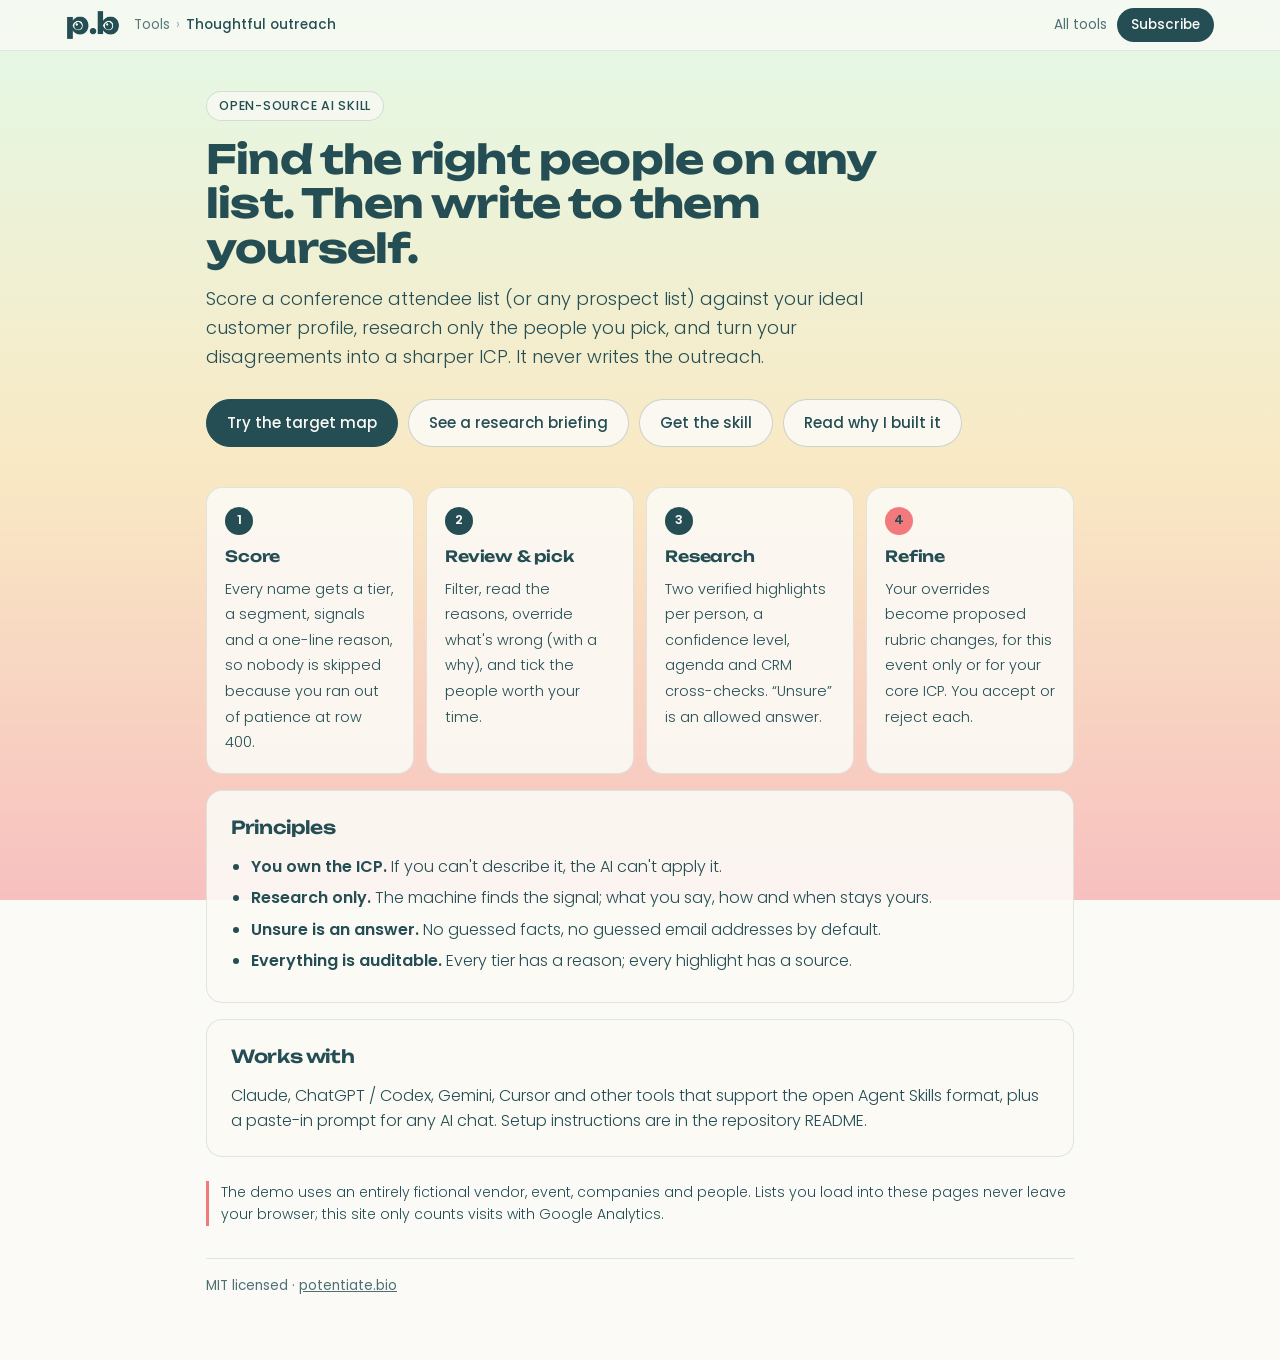
<file: docs/index.html>
<!doctype html>
<html lang="en" data-theme="light">
<head>
<!-- Google Tag Manager -->
<script>(function(w,d,s,l,i){w[l]=w[l]||[];w[l].push({'gtm.start':
new Date().getTime(),event:'gtm.js'});var f=d.getElementsByTagName(s)[0],
j=d.createElement(s),dl=l!='dataLayer'?'&l='+l:'';j.async=true;j.src=
'https://www.googletagmanager.com/gtm.js?id='+i+dl;f.parentNode.insertBefore(j,f);
})(window,document,'script','dataLayer','GTM-5L6TGJMX');</script>
<!-- End Google Tag Manager -->

<meta charset="utf-8">
<meta name="viewport" content="width=device-width, initial-scale=1">
<title>Thoughtful Outreach</title>
<meta name="description" content="An open-source AI skill that scores attendee and prospect lists against your ideal customer profile, researches the people worth meeting, and learns from your overrides. Research only: you write the outreach.">
<style>
*{box-sizing:border-box}body{margin:0;line-height:1.6;font-size:16px}
.w{max-width:900px;margin:0 auto;padding:40px 16px 64px}
.eyebrow{display:inline-block;font-size:12.5px;font-weight:500;letter-spacing:.06em;text-transform:uppercase;background:rgba(251,250,246,.7);border:1px solid rgba(36,78,84,.16);border-radius:999px;padding:4px 12px;margin-bottom:16px}
h1{font-size:clamp(28px,4.4vw,40px);line-height:1.12;letter-spacing:-.03em;font-weight:700;margin:0 0 14px;max-width:760px}
.lede{font-size:18px;font-weight:300;max-width:660px;margin:0 0 28px}
.cta{display:flex;gap:10px;flex-wrap:wrap;margin-bottom:40px}
.cta a{text-decoration:none;border:1px solid rgba(36,78,84,.22);background:rgba(251,250,246,.88);color:#244E54;padding:11px 20px;border-radius:999px;font-weight:500;font-size:15px}
.cta a:hover{background:#FBFAF6;border-color:#244E54}
.cta a.p{background:#244E54;color:#FBFAF6;border-color:#244E54}
.cta a.p:hover{background:#1b3d42}
.steps{display:grid;grid-template-columns:repeat(auto-fit,minmax(190px,1fr));gap:12px;margin:0 0 16px;padding:0;list-style:none;counter-reset:s}
.steps li{background:rgba(251,250,246,.9);border:1px solid rgba(36,78,84,.12);border-radius:16px;padding:18px;counter-increment:s}
.steps li::before{content:counter(s);display:inline-grid;place-items:center;width:28px;height:28px;border-radius:50%;background:#244E54;color:#FBFAF6;font-size:13px;font-weight:600;margin-bottom:10px}
.steps li.r::before{background:#F27A7D;color:#244E54}
.steps b{display:block;margin-bottom:6px;font-family:"Unbounded","Poppins",sans-serif;font-weight:600;font-size:15.5px;letter-spacing:-.01em}.steps span{font-size:14.5px;font-weight:300}
.panel{background:rgba(251,250,246,.9);border:1px solid rgba(36,78,84,.12);border-radius:16px;padding:22px 24px;margin-bottom:16px}
h2{font-size:18px;font-weight:600;margin:0 0 12px}
ul.pr{padding-left:20px;margin:0}ul.pr li{margin:6px 0;font-weight:300}ul.pr b{font-weight:600}
.p2{margin:0;font-weight:300}
.note{font-size:14px;font-weight:300;margin:24px 0 32px;padding-left:12px;border-left:3px solid #F27A7D}
footer{font-size:13.5px;opacity:.8;border-top:1px solid rgba(36,78,84,.16);padding-top:16px}
footer a{color:inherit}
</style>
<link rel="icon" type="image/png" sizes="32x32" href="assets/pb-icon-32.png">
<link rel="apple-touch-icon" href="assets/pb-icon-180.png">
<meta property="og:image" content="https://tools.potentiate.bio/thoughtful-outreach/assets/pb-icon-512.png">
<link rel="preconnect" href="https://fonts.googleapis.com"><link rel="preconnect" href="https://fonts.gstatic.com" crossorigin>
<link href="https://fonts.googleapis.com/css2?family=Poppins:wght@300;400;500;600&family=Unbounded:wght@600;700;800&display=swap" rel="stylesheet">
<style>
/* potentiate.bio look for the hosted demo pages only (tools.potentiate.bio).
   Mint → butter → coral soft wash, deep-teal ink, warm-white surfaces, Poppins. */
:root,:root[data-theme="dark"],:root[data-theme="light"]{
  --pb-ink:#244E54; --pb-coral:#F27A7D; --pb-butter:#F7D486; --pb-mint:#C5F9D7; --pb-white:#FBFAF6;
  --bg:transparent; --panel:rgba(251,250,246,.94); --panel2:#F3F1E8; --ink:#244E54; --ink2:#4E6F73; --ink3:#7F9497;
  --line:rgba(36,78,84,.16); --line2:rgba(36,78,84,.09); --sel:#244E54; --focus:#244E54;
  --a:#0f7a5a; --a-bg:#e1f4ea; --b:#8a5e08; --b-bg:#faefd2; --c:#2a5fa8; --c-bg:#e5eefa; --x:#6f6f68; --x-bg:#ecebe5;
  --spot:#8b2f7a; --spot-bg:#f8e8f5; --deal:#a83232; --deal-bg:#fbe6e4; --warn:#8a5a00; --warn-bg:#fdf1d6; --ov:#5b3fc4; --ov-bg:#eeeafc;
  color-scheme:light;
}
html{background:var(--pb-white)}
body{
  font-family:"Poppins",-apple-system,BlinkMacSystemFont,"Segoe UI",Roboto,Arial,sans-serif !important;
  color:var(--pb-ink);
  background:
    linear-gradient(180deg,rgba(251,250,246,.55),rgba(251,250,246,.55)),
    linear-gradient(180deg,var(--pb-mint) 0%,var(--pb-butter) 52%,var(--pb-coral) 100%) fixed !important;
  min-height:100vh;
}
button,input,select,textarea{font-family:inherit}
#bTheme{display:none !important}                 /* the brand is a light look */
.bar{background:rgba(251,250,246,.78) !important;backdrop-filter:blur(10px);-webkit-backdrop-filter:blur(10px);border-bottom-color:var(--line) !important}
.btn.primary,.chip[aria-pressed="true"]:not([class*=" t"]){background:var(--pb-ink) !important;border-color:var(--pb-ink) !important;color:var(--pb-white) !important}
.btn,.chip,select,.search,.event input{border-radius:999px}
.btn.primary{font-weight:500}
.card,.stat,.empty{box-shadow:0 1px 2px rgba(36,78,84,.06)}
footer{border-top-color:var(--line) !important}

/* ---- site header ---- */
.pb-head{position:sticky;top:0;z-index:20;background:rgba(251,250,246,.72);backdrop-filter:blur(12px);-webkit-backdrop-filter:blur(12px);border-bottom:1px solid rgba(36,78,84,.10)}
.pb-head .pb-in{max-width:1180px;margin:0 auto;padding:8px 16px;display:flex;gap:14px;align-items:center}
.pb-head a{color:var(--pb-ink);text-decoration:none}
.pb-logo{display:flex;align-items:center;flex:none}
.pb-logo img{height:30px;width:auto;display:block}
.pb-crumbs{display:flex;align-items:center;gap:6px;font-size:13.5px;min-width:0;overflow:hidden;white-space:nowrap}
.pb-crumbs a{opacity:.75}.pb-crumbs a:hover{opacity:1;text-decoration:underline}
.pb-crumbs span[aria-current]{font-weight:500;overflow:hidden;text-overflow:ellipsis}
.pb-crumbs .sep{opacity:.4}
.pb-right{margin-left:auto;display:flex;gap:10px;align-items:center;flex:none}
.pb-right .pb-link{font-size:13.5px;opacity:.8}.pb-right .pb-link:hover{opacity:1}
.pb-sub{background:var(--pb-ink);color:var(--pb-white) !important;padding:6px 14px;border-radius:999px;font-size:13.5px;font-weight:500}
.pb-sub:hover{background:#1b3d42}
.pb-back{max-width:1180px;margin:14px auto 0;padding:0 16px}
.pb-back a{display:inline-flex;align-items:center;gap:6px;color:var(--pb-ink);text-decoration:none;font-size:14px;font-weight:500;
  background:rgba(251,250,246,.85);border:1px solid rgba(36,78,84,.16);border-radius:999px;padding:6px 14px 6px 10px}
.pb-back a:hover{background:var(--pb-white);border-color:rgba(36,78,84,.35)}
.pb-back svg{width:16px;height:16px}
@media (max-width:640px){.pb-crumbs .pb-mid,.pb-crumbs .sep.pb-mid,.pb-right .pb-link{display:none}.pb-logo img{height:26px}}
.bar{top:47px !important}                         /* sit below the sticky site header */
@media (max-width:640px){.pb-head{position:static}}
.toast{color:var(--pb-white) !important;background:var(--pb-ink) !important}

/* Headings: Unbounded (brand display face); body, labels and buttons stay Poppins */
h1,h2,h3{font-family:"Unbounded","Poppins",-apple-system,BlinkMacSystemFont,"Segoe UI",Roboto,Arial,sans-serif !important;letter-spacing:-.02em;font-weight:700}
h2,h3{font-weight:600}
</style>
</head>
<body>
<!-- Google Tag Manager (noscript) -->
<noscript><iframe src="https://www.googletagmanager.com/ns.html?id=GTM-5L6TGJMX" height="0" width="0" style="display:none;visibility:hidden"></iframe></noscript>
<!-- End Google Tag Manager (noscript) -->
<header class="pb-head" data-track-area="nav"><div class="pb-in">
  <a class="pb-logo" href="https://potentiate.bio" aria-label="potentiate.bio home" data-track="nav_click" data-track-name="logo"><img src="assets/pb-mark.png" alt="p.b" width="54" height="30"></a>
  <nav class="pb-crumbs" aria-label="Breadcrumb"><a href="https://tools.potentiate.bio/" data-track="nav_click" data-track-name="tools_home">Tools</a><span class="sep" aria-hidden="true">›</span><span aria-current="page">Thoughtful outreach</span></nav>
  <div class="pb-right"><a class="pb-link" href="https://tools.potentiate.bio/" data-track="nav_click" data-track-name="all_tools">All tools</a><a class="pb-sub" href="https://potentiate.beehiiv.com/subscribe?utm_source=tools.potentiate.bio&utm_medium=website&utm_campaign=subscribe_button" data-track="subscribe_click" data-track-name="subscribe">Subscribe</a></div>
</div></header>
<script>
(function(){
  window.dataLayer = window.dataLayer || [];
  var page = (location.pathname.split("/").pop() || "index.html").replace(".html","");
  document.addEventListener("click", function(e){
    var el = e.target.closest && e.target.closest("[data-track]"); if(!el) return;
    var area = el.closest("[data-track-area]");
    window.dataLayer.push({event: el.getAttribute("data-track"),
      click_name: el.getAttribute("data-track-name") || "",
      click_location: area ? area.getAttribute("data-track-area") : page,
      link_text: (el.textContent || "").trim().slice(0,80), link_url: el.href || ""});
  }, true);
})();
</script>

<main class="w">
  <span class="eyebrow">Open-source AI skill</span>
  <h1>Find the right people on any list. Then write to them yourself.</h1>
  <p class="lede">Score a conference attendee list (or any prospect list) against your ideal customer profile, research only the people you pick, and turn your disagreements into a sharper ICP. It never writes the outreach.</p>
  <div class="cta">
    <a class="p" href="target-map.html" data-track="cta_click" data-track-name="try_target_map">Try the target map</a>
    <a href="briefing.html" data-track="cta_click" data-track-name="see_briefing">See a research briefing</a>
    <a href="https://github.com/potentiate-bio/thoughtful-outreach" data-track="cta_click" data-track-name="get_skill">Get the skill</a>
    <a href="https://potentiate.beehiiv.com/p/thoughtful-outreach?utm_source=tools.potentiate.bio&amp;utm_medium=website&amp;utm_campaign=thoughtful_outreach" data-track="cta_click" data-track-name="read_story">Read why I built it</a>
  </div>

  <ol class="steps">
    <li><b>Score</b><span>Every name gets a tier, a segment, signals and a one-line reason, so nobody is skipped because you ran out of patience at row 400.</span></li>
    <li><b>Review &amp; pick</b><span>Filter, read the reasons, override what's wrong (with a why), and tick the people worth your time.</span></li>
    <li><b>Research</b><span>Two verified highlights per person, a confidence level, agenda and CRM cross-checks. “Unsure” is an allowed answer.</span></li>
    <li class="r"><b>Refine</b><span>Your overrides become proposed rubric changes, for this event only or for your core ICP. You accept or reject each.</span></li>
  </ol>

  <section class="panel">
    <h2>Principles</h2>
    <ul class="pr">
      <li><b>You own the ICP.</b> If you can't describe it, the AI can't apply it.</li>
      <li><b>Research only.</b> The machine finds the signal; what you say, how and when stays yours.</li>
      <li><b>Unsure is an answer.</b> No guessed facts, no guessed email addresses by default.</li>
      <li><b>Everything is auditable.</b> Every tier has a reason; every highlight has a source.</li>
    </ul>
  </section>
  <section class="panel">
    <h2>Works with</h2>
    <p class="p2">Claude, ChatGPT / Codex, Gemini, Cursor and other tools that support the open Agent Skills format, plus a paste-in prompt for any AI chat. Setup instructions are in the repository README.</p>
  </section>

  <p class="note">The demo uses an entirely fictional vendor, event, companies and people. Lists you load into these pages never leave your browser; this site only counts visits with Google Analytics.</p>

  <footer>MIT licensed · <a href="https://potentiate.bio">potentiate.bio</a></footer>
</main>
</body>
</html>
</file>
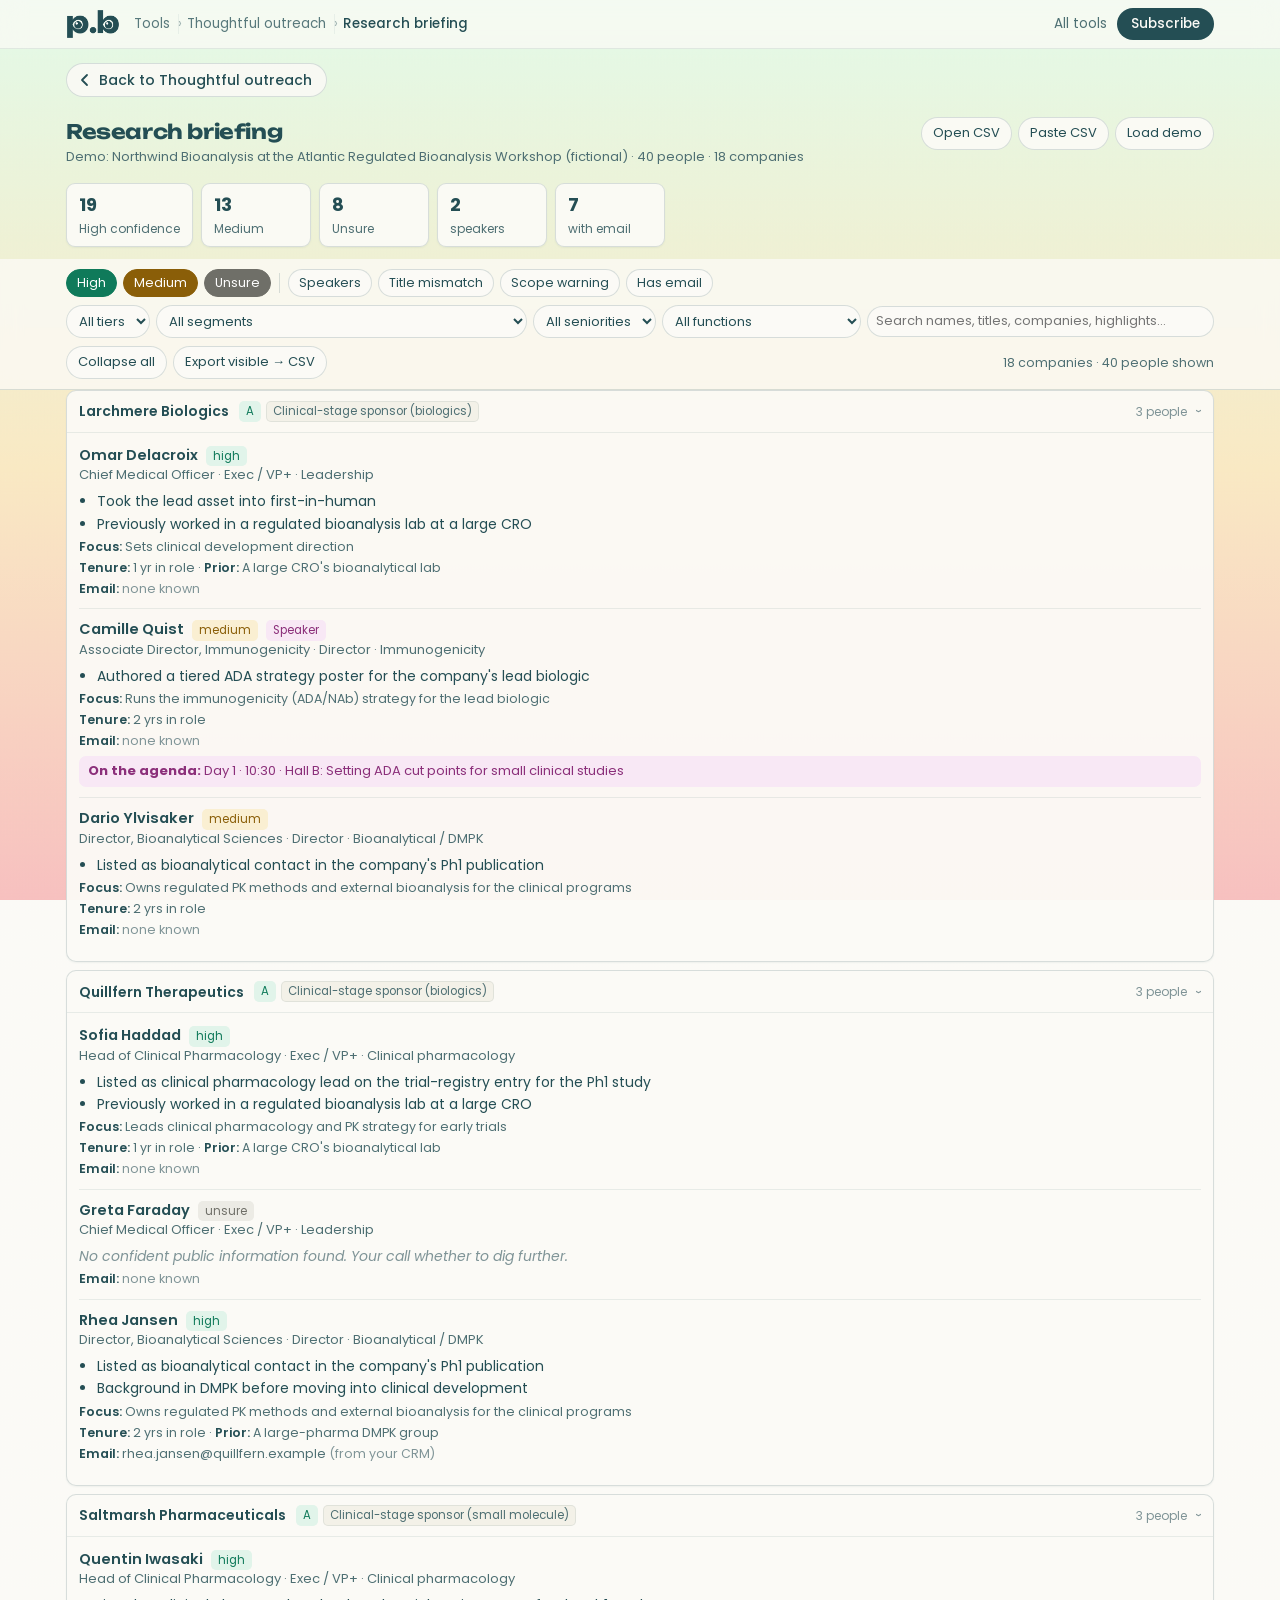
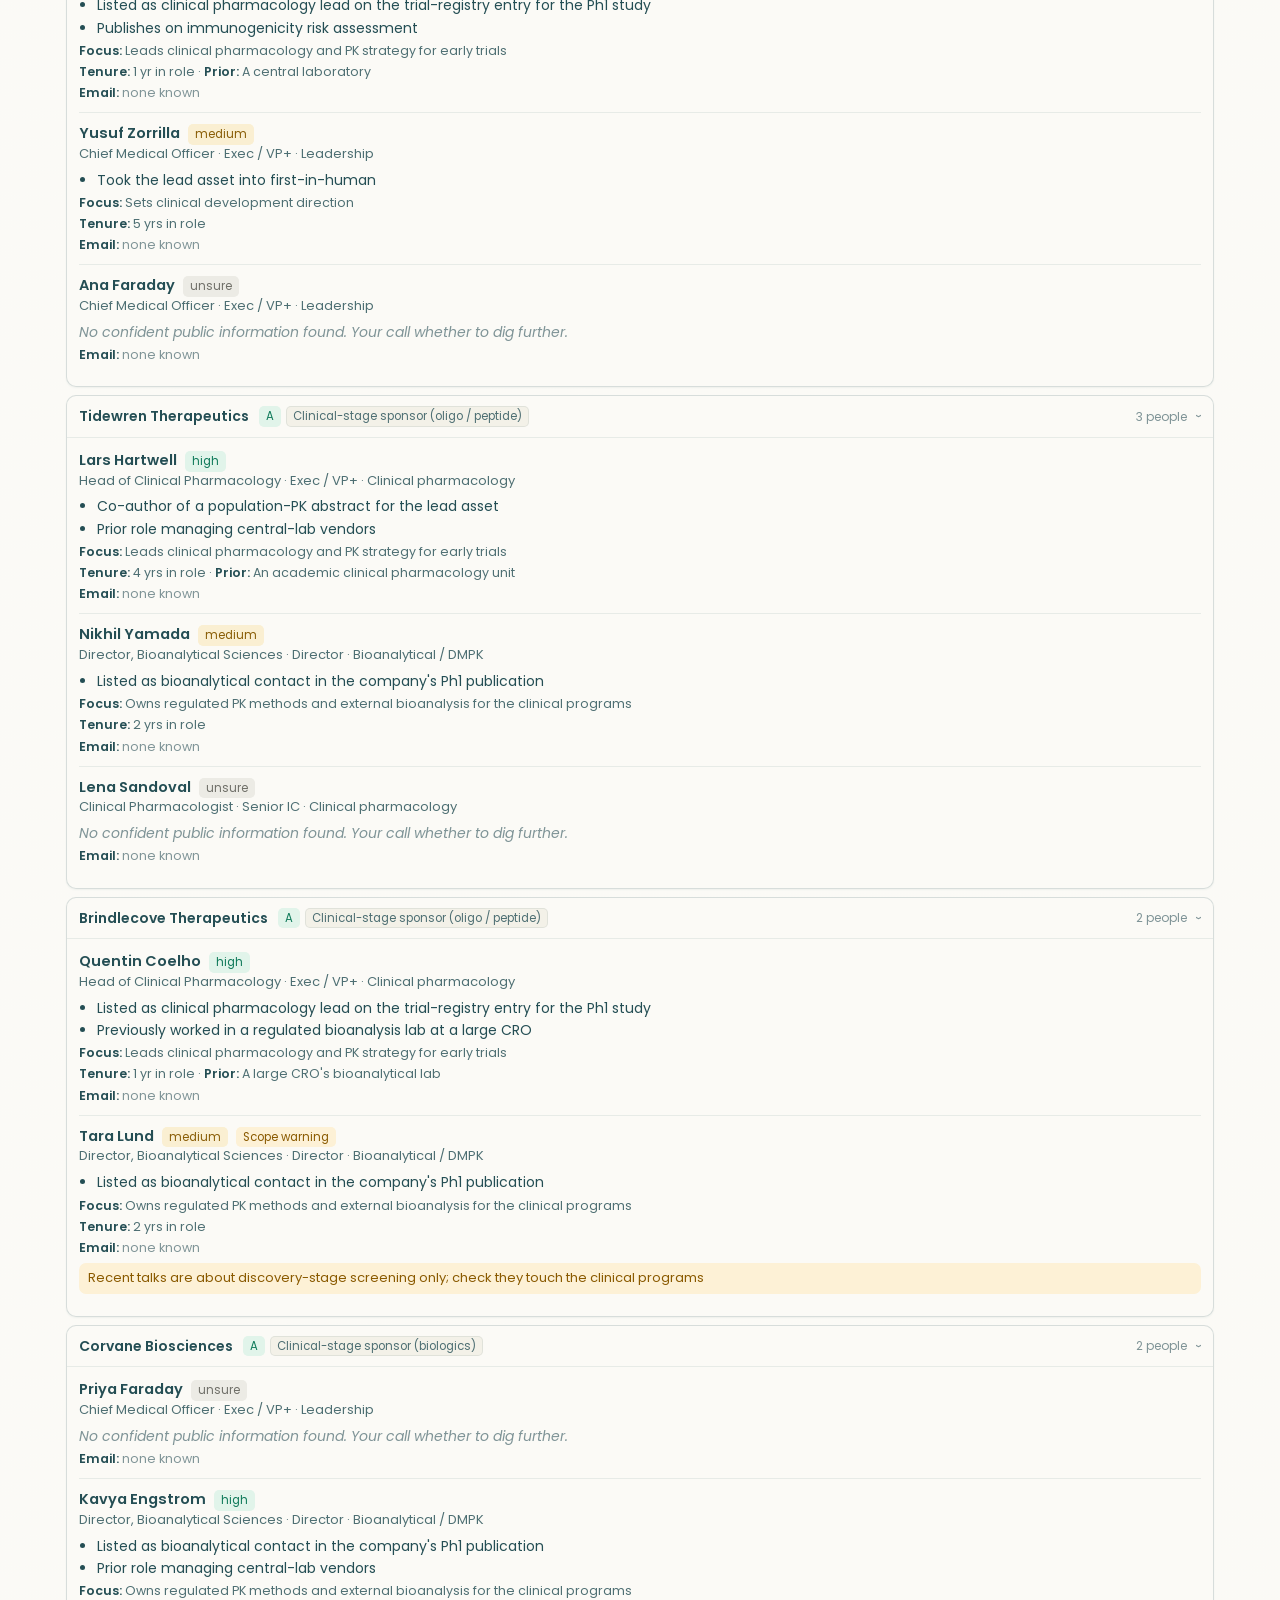
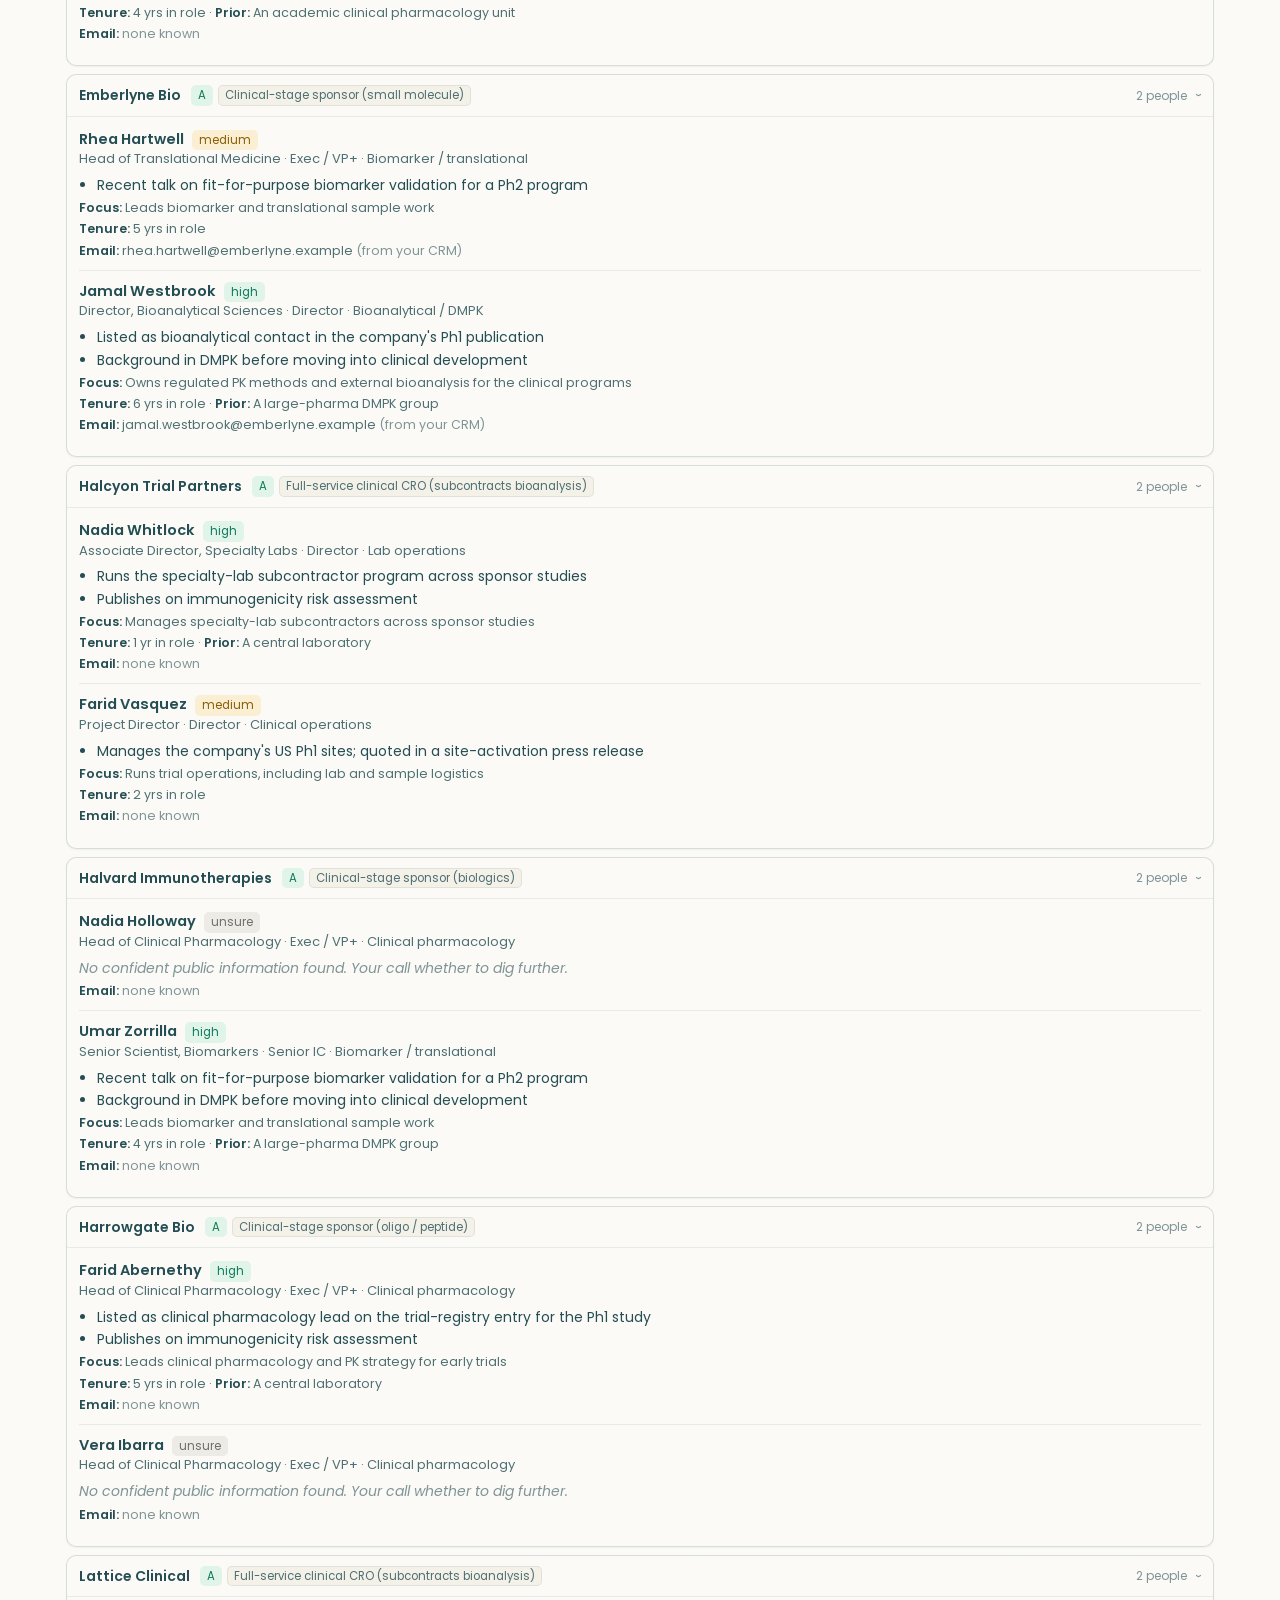
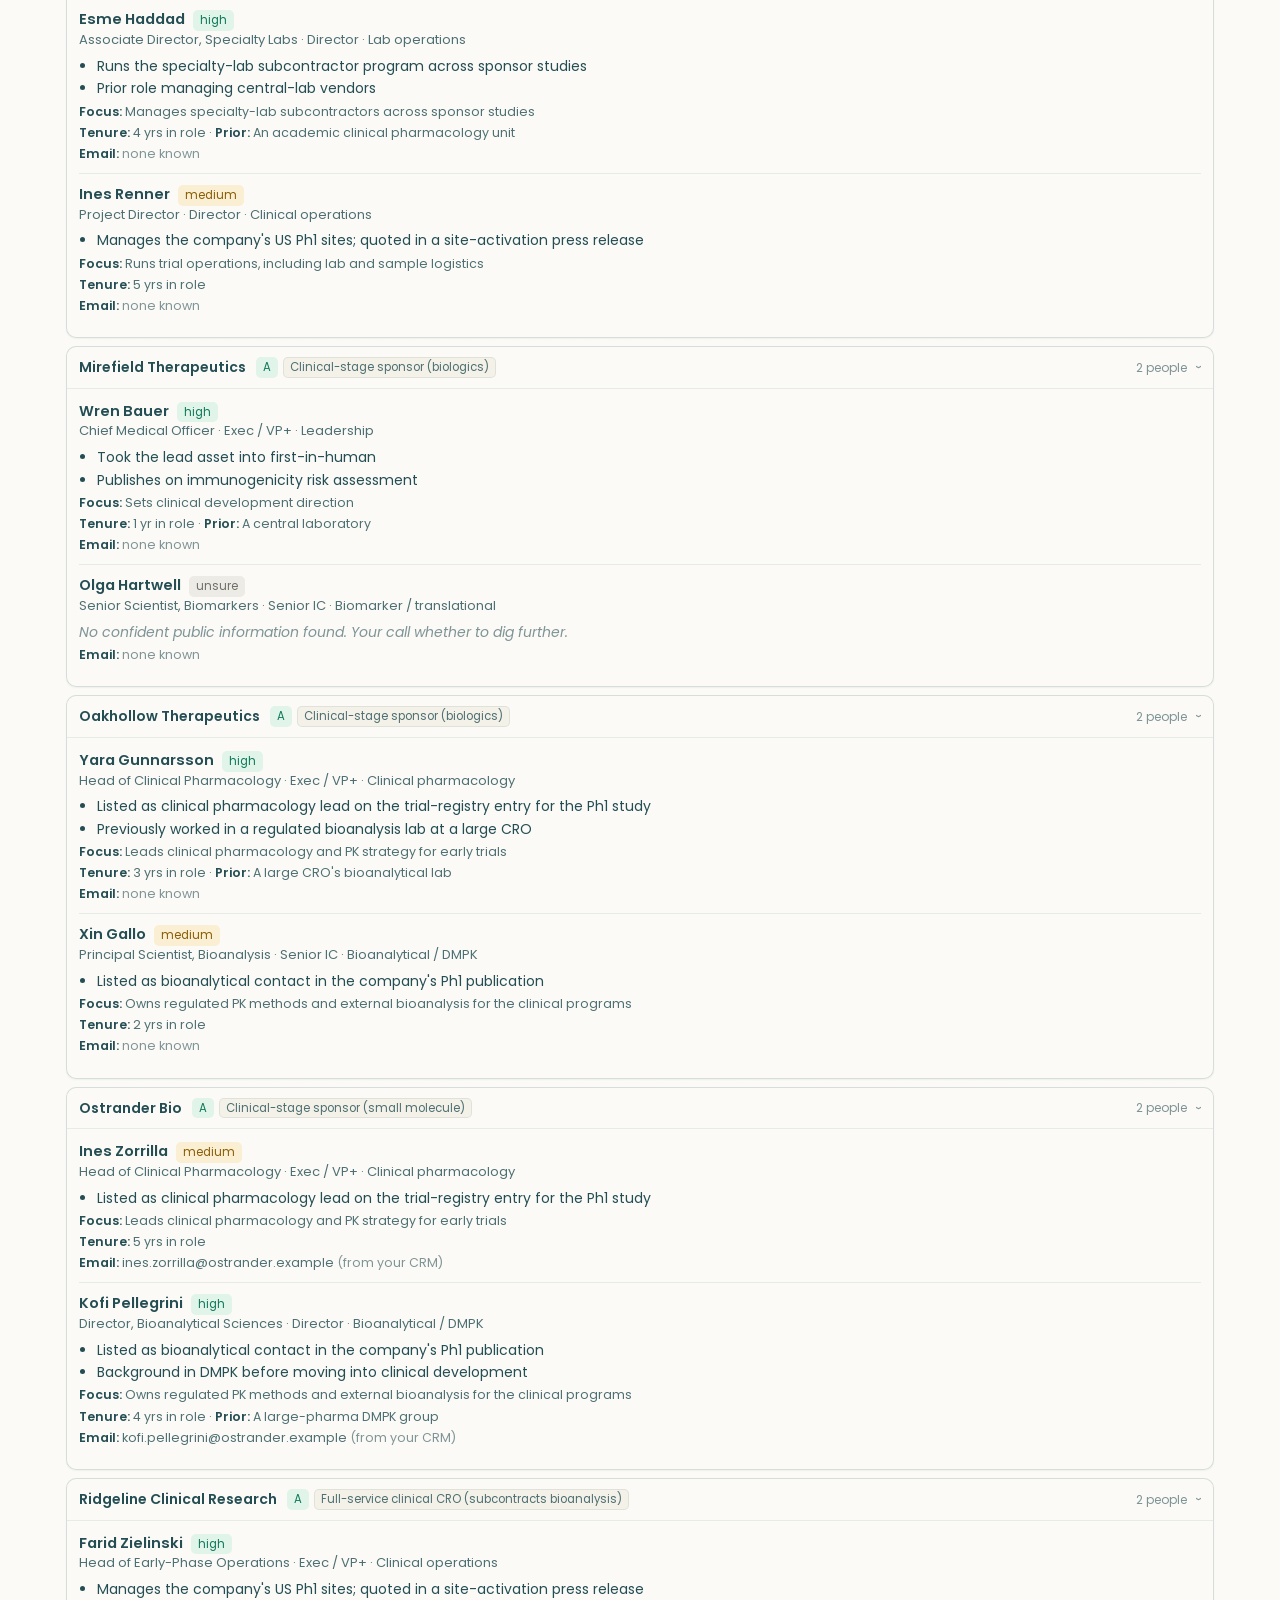
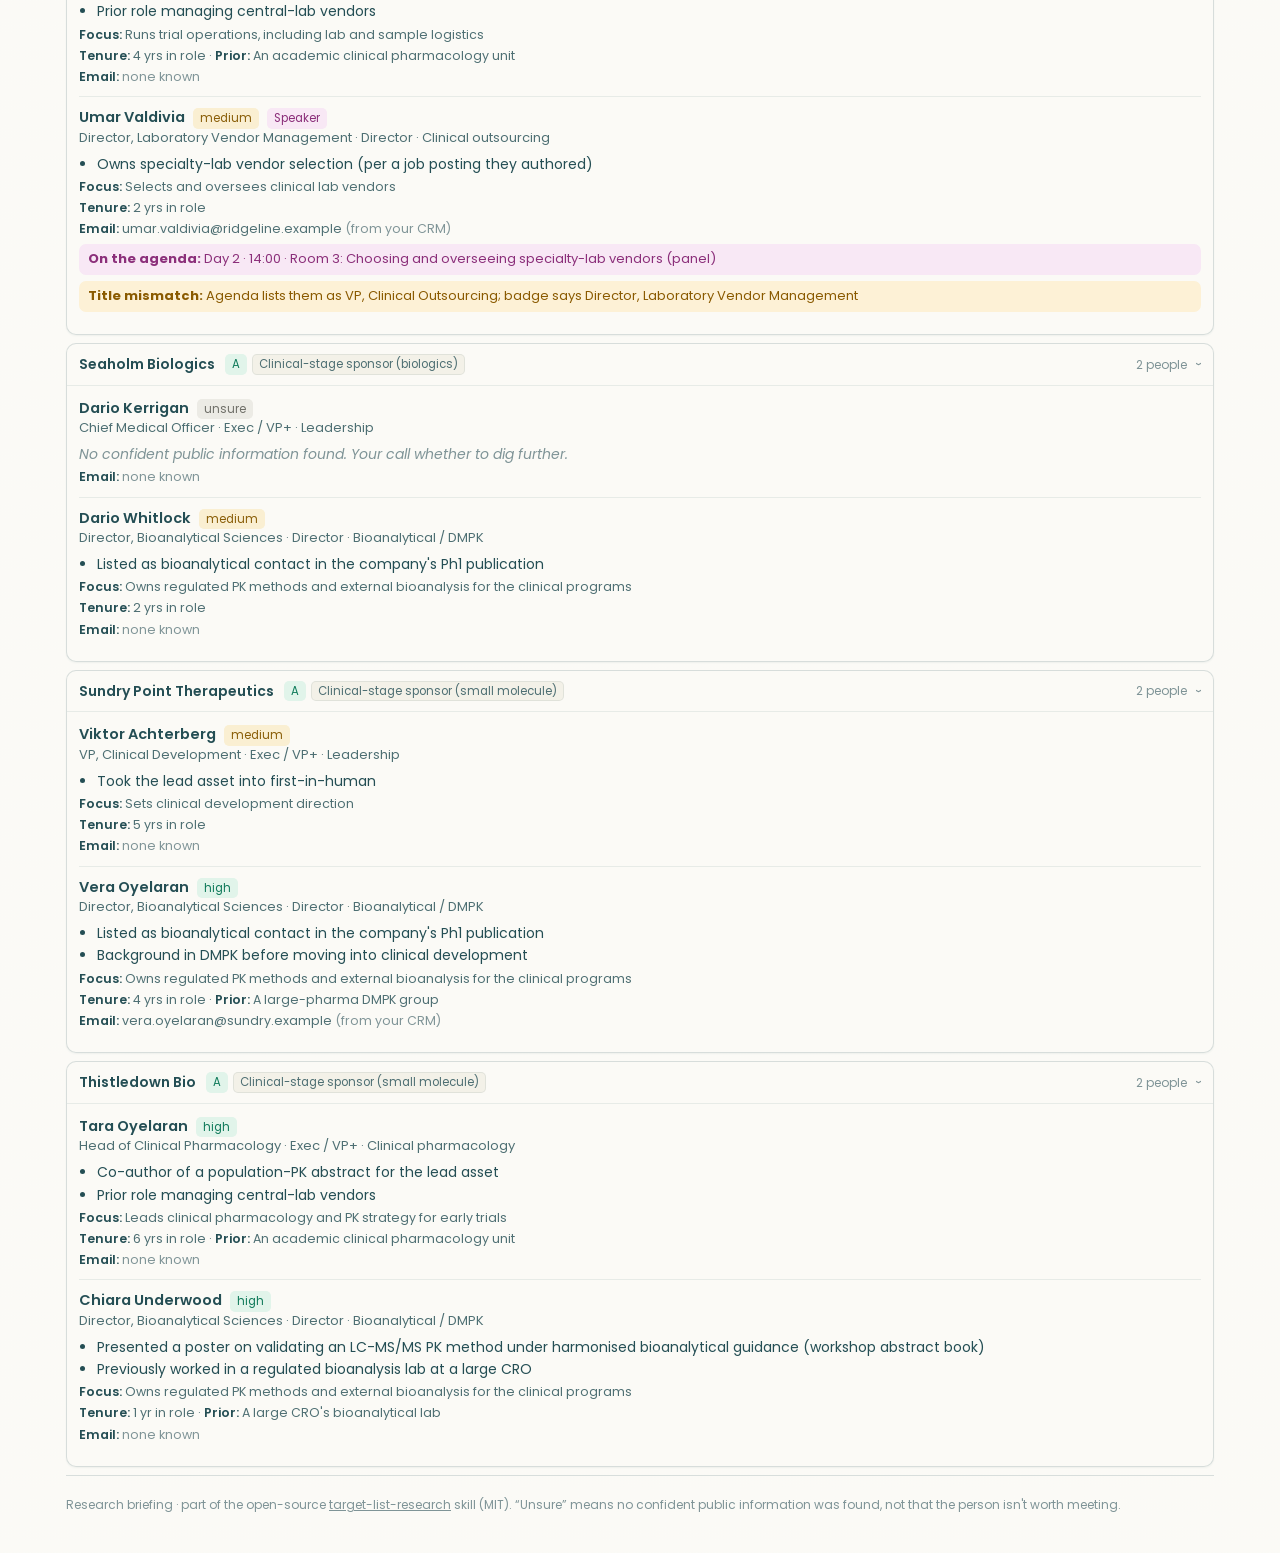
<file: docs/briefing.html>
<!doctype html>
<html lang="en" data-theme="light">
<head>
<!-- Google Tag Manager -->
<script>(function(w,d,s,l,i){w[l]=w[l]||[];w[l].push({'gtm.start':
new Date().getTime(),event:'gtm.js'});var f=d.getElementsByTagName(s)[0],
j=d.createElement(s),dl=l!='dataLayer'?'&l='+l:'';j.async=true;j.src=
'https://www.googletagmanager.com/gtm.js?id='+i+dl;f.parentNode.insertBefore(j,f);
})(window,document,'script','dataLayer','GTM-5L6TGJMX');</script>
<!-- End Google Tag Manager -->

<meta charset="utf-8">
<meta name="viewport" content="width=device-width, initial-scale=1">
<title>Research briefing · Thoughtful outreach · potentiate.bio</title>
<style>
:root{
  --bg:#f6f6f4; --panel:#fff; --panel2:#fbfbfa; --ink:#1a1a18; --ink2:#5c5c56; --ink3:#8a8a82;
  --line:#e3e3de; --line2:#efefea; --a:#0f7a5a; --a-bg:#e4f3ed; --b:#9a6a10; --b-bg:#f8efdc;
  --c:#2a5fa8; --c-bg:#e5eefa; --x:#6f6f68; --x-bg:#ececE7; --spot:#8b2f7a; --spot-bg:#f8e8f5;
  --deal:#a83232; --deal-bg:#fbe8e6; --warn:#8a5a00; --warn-bg:#fdf3dc; --ov:#5b3fc4; --ov-bg:#eeeafc;
  --sel:#1a1a18; --focus:#2a5fa8; color-scheme:light;
}
@media (prefers-color-scheme:dark){:root:not([data-theme="light"]){
  --bg:#131313; --panel:#1b1b1a; --panel2:#202020; --ink:#ececE8; --ink2:#a3a39c; --ink3:#77776f;
  --line:#2e2e2c; --line2:#262625; --a:#4bc79b; --a-bg:#12332a; --b:#d9a441; --b-bg:#33280f;
  --c:#7aa9e8; --c-bg:#152538; --x:#9a9a92; --x-bg:#262625; --spot:#e07ccb; --spot-bg:#33162c;
  --deal:#f08a80; --deal-bg:#3a1a17; --warn:#e8b85c; --warn-bg:#352a12; --ov:#a996ff; --ov-bg:#241d3f;
  --sel:#ececE8; --focus:#7aa9e8; color-scheme:dark;
}}
:root[data-theme="dark"]{
  --bg:#131313; --panel:#1b1b1a; --panel2:#202020; --ink:#ececE8; --ink2:#a3a39c; --ink3:#77776f;
  --line:#2e2e2c; --line2:#262625; --a:#4bc79b; --a-bg:#12332a; --b:#d9a441; --b-bg:#33280f;
  --c:#7aa9e8; --c-bg:#152538; --x:#9a9a92; --x-bg:#262625; --spot:#e07ccb; --spot-bg:#33162c;
  --deal:#f08a80; --deal-bg:#3a1a17; --warn:#e8b85c; --warn-bg:#352a12; --ov:#a996ff; --ov-bg:#241d3f;
  --sel:#ececE8; --focus:#7aa9e8; color-scheme:dark;
}
*{box-sizing:border-box}
html,body{margin:0}
body{background:var(--bg);color:var(--ink);font:14px/1.45 -apple-system,BlinkMacSystemFont,"Segoe UI",Roboto,"Helvetica Neue",Arial,sans-serif;-webkit-font-smoothing:antialiased}
button,input,select,textarea{font:inherit;color:inherit}
:focus-visible{outline:2px solid var(--focus);outline-offset:2px}
.wrap{max-width:1180px;margin:0 auto;padding:0 16px}
header.top{padding:20px 0 12px;display:flex;gap:12px;align-items:flex-start;justify-content:space-between;flex-wrap:wrap}
h1{font-size:20px;margin:0;letter-spacing:-.01em}
.sub{color:var(--ink2);font-size:13px;margin-top:2px}
.actions{display:flex;gap:6px;flex-wrap:wrap;align-items:center}
.btn{border:1px solid var(--line);background:var(--panel);padding:6px 11px;border-radius:7px;cursor:pointer;font-size:13px;white-space:nowrap}
.btn:hover{border-color:var(--ink3)}
.btn.primary{background:var(--sel);color:var(--bg);border-color:var(--sel)}
.btn.ghost{background:transparent}
.btn:disabled{opacity:.45;cursor:default}
.event{display:flex;gap:6px;align-items:center;font-size:13px;color:var(--ink2)}
.event input{border:1px solid var(--line);background:var(--panel);border-radius:7px;padding:5px 8px;width:200px}
.stats{display:flex;gap:8px;flex-wrap:wrap;margin:4px 0 12px}
.stat{background:var(--panel);border:1px solid var(--line);border-radius:9px;padding:8px 12px;min-width:110px}
.stat b{display:block;font-size:18px;font-variant-numeric:tabular-nums}
.stat span{font-size:12px;color:var(--ink2)}
.bar{position:sticky;top:0;z-index:5;background:var(--bg);border-bottom:1px solid var(--line);padding:10px 0}
.bar .row{display:flex;gap:6px;flex-wrap:wrap;align-items:center}
.bar .row+.row{margin-top:8px}
.chip{border:1px solid var(--line);background:var(--panel);border-radius:999px;padding:4px 10px;font-size:12.5px;cursor:pointer;user-select:none}
.chip[aria-pressed="true"]{background:var(--sel);color:var(--bg);border-color:var(--sel)}
.chip.tA[aria-pressed="true"]{background:var(--a);border-color:var(--a);color:#fff}
.chip.tB[aria-pressed="true"]{background:var(--b);border-color:var(--b);color:#fff}
.chip.tC[aria-pressed="true"]{background:var(--c);border-color:var(--c);color:#fff}
.chip.tX[aria-pressed="true"]{background:var(--x);border-color:var(--x);color:#fff}
:root[data-theme="dark"] .chip[class*=" t"][aria-pressed="true"]{color:#111}
@media (prefers-color-scheme:dark){:root:not([data-theme="light"]) .chip[class*=" t"][aria-pressed="true"]{color:#111}}
select,.search{border:1px solid var(--line);background:var(--panel);border-radius:7px;padding:5px 8px;font-size:13px;max-width:100%}
.search{flex:1;min-width:180px}
.sep{width:1px;height:20px;background:var(--line);margin:0 2px}
.shown{font-size:12.5px;color:var(--ink2);margin-left:auto;white-space:nowrap}
main{padding:14px 0 60px}
.tierhead{display:flex;align-items:baseline;gap:8px;margin:18px 0 8px}
.tierhead h2{font-size:15px;margin:0}
.tierhead span{color:var(--ink2);font-size:12.5px}
.card{background:var(--panel);border:1px solid var(--line);border-radius:10px;margin-bottom:8px;overflow:hidden}
.card.ovr{border-color:var(--ov)}
.ch{display:flex;gap:10px;align-items:center;padding:10px 12px;cursor:pointer}
.ch:hover{background:var(--panel2)}
.ch input{width:16px;height:16px;flex:none;cursor:pointer}
.cname{font-weight:600;min-width:0;overflow:hidden;text-overflow:ellipsis}
.tags{display:flex;gap:5px;flex-wrap:wrap;align-items:center;flex:1;min-width:0}
.tag{font-size:11.5px;border-radius:5px;padding:1px 6px;white-space:nowrap;border:1px solid transparent}
.tag.tierA{background:var(--a-bg);color:var(--a)} .tag.tierB{background:var(--b-bg);color:var(--b)}
.tag.tierC{background:var(--c-bg);color:var(--c)} .tag.tierX{background:var(--x-bg);color:var(--x)}
.tag.seg{background:var(--panel2);color:var(--ink2);border-color:var(--line2)}
.tag.spot{background:var(--spot-bg);color:var(--spot)} .tag.crm{background:var(--c-bg);color:var(--c)}
.tag.deal{background:var(--deal-bg);color:var(--deal)} .tag.bord{background:var(--warn-bg);color:var(--warn)}
.tag.ov{background:var(--ov-bg);color:var(--ov)}
.count{color:var(--ink3);font-size:12px;white-space:nowrap}
.caret{color:var(--ink3);transition:transform .15s;flex:none}
.card.open .caret{transform:rotate(90deg)}
.cb{display:none;border-top:1px solid var(--line2);padding:10px 12px 12px}
.card.open .cb{display:block}
.why{color:var(--ink2);margin:0 0 6px}
.why b{color:var(--ink)}
.bnote{background:var(--warn-bg);color:var(--warn);border-radius:7px;padding:6px 9px;margin:6px 0;font-size:13px}
.ovbox{display:flex;gap:6px;flex-wrap:wrap;align-items:center;margin:8px 0 10px;padding:8px;border:1px dashed var(--line);border-radius:8px}
.ovbox label{font-size:12.5px;color:var(--ink2)}
.ovbox input[type=text]{flex:1;min-width:200px;border:1px solid var(--line);background:var(--panel);border-radius:7px;padding:5px 8px;font-size:13px}
.people{list-style:none;margin:0;padding:0}
.people li{display:flex;gap:10px;align-items:flex-start;padding:6px 0;border-top:1px solid var(--line2)}
.people li:first-child{border-top:0}
.people input{margin-top:3px;width:15px;height:15px;flex:none;cursor:pointer}
.pn{font-weight:550}
.pt{color:var(--ink2);font-size:13px}
.pm{display:flex;gap:5px;flex-wrap:wrap;margin-top:3px}
.pm .tag{background:var(--panel2);color:var(--ink2);border-color:var(--line2)}
.pm .tag.rec{background:var(--a-bg);color:var(--a);border-color:transparent}
.pnote{font-size:12.5px;color:var(--warn);margin-top:2px}
.empty{background:var(--panel);border:1px dashed var(--line);border-radius:12px;padding:28px;text-align:center;margin-top:24px}
.empty h2{margin:0 0 6px;font-size:17px}
.empty p{color:var(--ink2);margin:0 auto 14px;max-width:560px}
.drop{outline:2px dashed var(--focus);outline-offset:-8px}
.none{color:var(--ink2);padding:30px 0;text-align:center}
dialog{border:1px solid var(--line);border-radius:12px;background:var(--panel);color:var(--ink);padding:0;width:min(760px,calc(100vw - 32px))}
dialog::backdrop{background:rgba(0,0,0,.35)}
.dh{padding:14px 16px 0;display:flex;justify-content:space-between;align-items:center;gap:10px}
.dh h3{margin:0;font-size:16px}
.db{padding:10px 16px 16px}
.db p{color:var(--ink2);margin:0 0 8px;font-size:13px}
textarea{width:100%;height:280px;border:1px solid var(--line);border-radius:8px;background:var(--panel2);padding:8px;font:12px/1.4 ui-monospace,SFMono-Regular,Menlo,Consolas,monospace;resize:vertical}
.df{display:flex;gap:6px;justify-content:flex-end;margin-top:10px;flex-wrap:wrap}
.toast{position:fixed;bottom:16px;left:50%;transform:translateX(-50%);background:var(--sel);color:var(--bg);padding:8px 14px;border-radius:8px;font-size:13px;opacity:0;transition:opacity .2s;pointer-events:none;z-index:50}
.toast.on{opacity:1}
footer{color:var(--ink3);font-size:12px;padding:20px 0 40px;border-top:1px solid var(--line)}
footer a{color:inherit}
.sr{position:absolute;width:1px;height:1px;overflow:hidden;clip:rect(0 0 0 0)}
@media (max-width:640px){
  .ch{flex-wrap:wrap}
  .tags{flex-basis:100%;order:3;padding-left:26px}
  .event input{width:100%}
  .event{flex:1}
  .shown{margin-left:0;flex-basis:100%}
  .bar{position:static}
}
.tag.hi{background:var(--a-bg);color:var(--a)} .tag.med{background:var(--b-bg);color:var(--b)} .tag.uns{background:var(--x-bg);color:var(--x)}
.tag.warn{background:var(--warn-bg);color:var(--warn)} .tag.spk{background:var(--spot-bg);color:var(--spot)}
.person{padding:10px 0;border-top:1px solid var(--line2)}
.person:first-child{border-top:0;padding-top:2px}
.phead{display:flex;gap:8px;flex-wrap:wrap;align-items:baseline}
.phead .pn{font-size:14.5px}
.hl{margin:6px 0 4px;padding-left:18px}
.hl li{margin:2px 0}
.focus{margin:6px 0 4px}
.nothing{margin:6px 0 4px;color:var(--ink3);font-style:italic}
.meta{font-size:12.5px;color:var(--ink2);margin-top:3px}
.meta b{color:var(--ink);font-weight:550}
.box{border-radius:7px;padding:6px 9px;margin-top:6px;font-size:13px}
.box.spk{background:var(--spot-bg);color:var(--spot)}
.box.mis{background:var(--warn-bg);color:var(--warn)}
.src{font-size:12px;margin-top:4px;color:var(--ink3);word-break:break-all}
.src a{color:var(--ink2)}
</style>
<link rel="icon" type="image/png" sizes="32x32" href="assets/pb-icon-32.png">
<link rel="apple-touch-icon" href="assets/pb-icon-180.png">
<meta property="og:image" content="https://tools.potentiate.bio/thoughtful-outreach/assets/pb-icon-512.png">
<link rel="preconnect" href="https://fonts.googleapis.com"><link rel="preconnect" href="https://fonts.gstatic.com" crossorigin>
<link href="https://fonts.googleapis.com/css2?family=Poppins:wght@300;400;500;600&family=Unbounded:wght@600;700;800&display=swap" rel="stylesheet">
<style>
/* potentiate.bio look for the hosted demo pages only (tools.potentiate.bio).
   Mint → butter → coral soft wash, deep-teal ink, warm-white surfaces, Poppins. */
:root,:root[data-theme="dark"],:root[data-theme="light"]{
  --pb-ink:#244E54; --pb-coral:#F27A7D; --pb-butter:#F7D486; --pb-mint:#C5F9D7; --pb-white:#FBFAF6;
  --bg:transparent; --panel:rgba(251,250,246,.94); --panel2:#F3F1E8; --ink:#244E54; --ink2:#4E6F73; --ink3:#7F9497;
  --line:rgba(36,78,84,.16); --line2:rgba(36,78,84,.09); --sel:#244E54; --focus:#244E54;
  --a:#0f7a5a; --a-bg:#e1f4ea; --b:#8a5e08; --b-bg:#faefd2; --c:#2a5fa8; --c-bg:#e5eefa; --x:#6f6f68; --x-bg:#ecebe5;
  --spot:#8b2f7a; --spot-bg:#f8e8f5; --deal:#a83232; --deal-bg:#fbe6e4; --warn:#8a5a00; --warn-bg:#fdf1d6; --ov:#5b3fc4; --ov-bg:#eeeafc;
  color-scheme:light;
}
html{background:var(--pb-white)}
body{
  font-family:"Poppins",-apple-system,BlinkMacSystemFont,"Segoe UI",Roboto,Arial,sans-serif !important;
  color:var(--pb-ink);
  background:
    linear-gradient(180deg,rgba(251,250,246,.55),rgba(251,250,246,.55)),
    linear-gradient(180deg,var(--pb-mint) 0%,var(--pb-butter) 52%,var(--pb-coral) 100%) fixed !important;
  min-height:100vh;
}
button,input,select,textarea{font-family:inherit}
#bTheme{display:none !important}                 /* the brand is a light look */
.bar{background:rgba(251,250,246,.78) !important;backdrop-filter:blur(10px);-webkit-backdrop-filter:blur(10px);border-bottom-color:var(--line) !important}
.btn.primary,.chip[aria-pressed="true"]:not([class*=" t"]){background:var(--pb-ink) !important;border-color:var(--pb-ink) !important;color:var(--pb-white) !important}
.btn,.chip,select,.search,.event input{border-radius:999px}
.btn.primary{font-weight:500}
.card,.stat,.empty{box-shadow:0 1px 2px rgba(36,78,84,.06)}
footer{border-top-color:var(--line) !important}

/* ---- site header ---- */
.pb-head{position:sticky;top:0;z-index:20;background:rgba(251,250,246,.72);backdrop-filter:blur(12px);-webkit-backdrop-filter:blur(12px);border-bottom:1px solid rgba(36,78,84,.10)}
.pb-head .pb-in{max-width:1180px;margin:0 auto;padding:8px 16px;display:flex;gap:14px;align-items:center}
.pb-head a{color:var(--pb-ink);text-decoration:none}
.pb-logo{display:flex;align-items:center;flex:none}
.pb-logo img{height:30px;width:auto;display:block}
.pb-crumbs{display:flex;align-items:center;gap:6px;font-size:13.5px;min-width:0;overflow:hidden;white-space:nowrap}
.pb-crumbs a{opacity:.75}.pb-crumbs a:hover{opacity:1;text-decoration:underline}
.pb-crumbs span[aria-current]{font-weight:500;overflow:hidden;text-overflow:ellipsis}
.pb-crumbs .sep{opacity:.4}
.pb-right{margin-left:auto;display:flex;gap:10px;align-items:center;flex:none}
.pb-right .pb-link{font-size:13.5px;opacity:.8}.pb-right .pb-link:hover{opacity:1}
.pb-sub{background:var(--pb-ink);color:var(--pb-white) !important;padding:6px 14px;border-radius:999px;font-size:13.5px;font-weight:500}
.pb-sub:hover{background:#1b3d42}
.pb-back{max-width:1180px;margin:14px auto 0;padding:0 16px}
.pb-back a{display:inline-flex;align-items:center;gap:6px;color:var(--pb-ink);text-decoration:none;font-size:14px;font-weight:500;
  background:rgba(251,250,246,.85);border:1px solid rgba(36,78,84,.16);border-radius:999px;padding:6px 14px 6px 10px}
.pb-back a:hover{background:var(--pb-white);border-color:rgba(36,78,84,.35)}
.pb-back svg{width:16px;height:16px}
@media (max-width:640px){.pb-crumbs .pb-mid,.pb-crumbs .sep.pb-mid,.pb-right .pb-link{display:none}.pb-logo img{height:26px}}
.bar{top:47px !important}                         /* sit below the sticky site header */
@media (max-width:640px){.pb-head{position:static}}
.toast{color:var(--pb-white) !important;background:var(--pb-ink) !important}

/* Headings: Unbounded (brand display face); body, labels and buttons stay Poppins */
h1,h2,h3{font-family:"Unbounded","Poppins",-apple-system,BlinkMacSystemFont,"Segoe UI",Roboto,Arial,sans-serif !important;letter-spacing:-.02em;font-weight:700}
h2,h3{font-weight:600}
</style>
</head>
<body>
<!-- Google Tag Manager (noscript) -->
<noscript><iframe src="https://www.googletagmanager.com/ns.html?id=GTM-5L6TGJMX" height="0" width="0" style="display:none;visibility:hidden"></iframe></noscript>
<!-- End Google Tag Manager (noscript) -->
<header class="pb-head" data-track-area="nav"><div class="pb-in">
  <a class="pb-logo" href="https://potentiate.bio" aria-label="potentiate.bio home" data-track="nav_click" data-track-name="logo"><img src="assets/pb-mark.png" alt="p.b" width="54" height="30"></a>
  <nav class="pb-crumbs" aria-label="Breadcrumb"><a href="https://tools.potentiate.bio/" data-track="nav_click" data-track-name="tools_home">Tools</a><span class="sep pb-mid" aria-hidden="true">›</span><a class="pb-mid" href="index.html" data-track="nav_click" data-track-name="tool_home">Thoughtful outreach</a><span class="sep" aria-hidden="true">›</span><span aria-current="page">Research briefing</span></nav>
  <div class="pb-right"><a class="pb-link" href="https://tools.potentiate.bio/" data-track="nav_click" data-track-name="all_tools">All tools</a><a class="pb-sub" href="https://potentiate.beehiiv.com/subscribe?utm_source=tools.potentiate.bio&utm_medium=website&utm_campaign=subscribe_button" data-track="subscribe_click" data-track-name="subscribe">Subscribe</a></div>
</div></header>
<div class="pb-back" data-track-area="page"><a href="index.html" data-track="nav_click" data-track-name="back_to_tool"><svg viewBox="0 0 16 16" fill="none" aria-hidden="true"><path d="M10 3 5 8l5 5" stroke="currentColor" stroke-width="1.8" stroke-linecap="round" stroke-linejoin="round"/></svg>Back to Thoughtful outreach</a></div>
<script>
(function(){
  window.dataLayer = window.dataLayer || [];
  var page = (location.pathname.split("/").pop() || "index.html").replace(".html","");
  document.addEventListener("click", function(e){
    var el = e.target.closest && e.target.closest("[data-track]"); if(!el) return;
    var area = el.closest("[data-track-area]");
    window.dataLayer.push({event: el.getAttribute("data-track"),
      click_name: el.getAttribute("data-track-name") || "",
      click_location: area ? area.getAttribute("data-track-area") : page,
      link_text: (el.textContent || "").trim().slice(0,80), link_url: el.href || ""});
  }, true);
})();
</script>

<div class="wrap">
  <header class="top">
    <div>
      <h1>Research briefing</h1>
      <div class="sub" id="dsname">Load a research.csv to begin.</div>
    </div>
    <div class="actions">
      <button class="btn" id="bOpen" type="button">Open CSV</button>
      <button class="btn" id="bPaste" type="button">Paste CSV</button>
      <button class="btn" id="bDemo" type="button" hidden>Load demo</button>
      <button class="btn ghost" id="bTheme" type="button" aria-label="Toggle dark mode">◐</button>
      <input type="file" id="file" accept=".csv,text/csv" hidden>
    </div>
  </header>
</div>

<div id="app" hidden>
  <div class="wrap"><div class="stats" id="stats"></div></div>
  <div class="bar"><div class="wrap">
    <div class="row" role="group" aria-label="Filters">
      <span class="chip tA" data-conf="high" role="button" tabindex="0" aria-pressed="true">High</span>
      <span class="chip tB" data-conf="medium" role="button" tabindex="0" aria-pressed="true">Medium</span>
      <span class="chip tX" data-conf="unsure" role="button" tabindex="0" aria-pressed="true">Unsure</span>
      <span class="sep"></span>
      <span class="chip" data-flag="spk" role="button" tabindex="0" aria-pressed="false">Speakers</span>
      <span class="chip" data-flag="mis" role="button" tabindex="0" aria-pressed="false">Title mismatch</span>
      <span class="chip" data-flag="warn" role="button" tabindex="0" aria-pressed="false">Scope warning</span>
      <span class="chip" data-flag="mail" role="button" tabindex="0" aria-pressed="false">Has email</span>
    </div>
    <div class="row">
      <select id="fTier" aria-label="Tier"><option value="">All tiers</option></select>
      <select id="fSeg" aria-label="Segment"><option value="">All segments</option></select>
      <select id="fSen" aria-label="Seniority"><option value="">All seniorities</option></select>
      <select id="fFun" aria-label="Function"><option value="">All functions</option></select>
      <input class="search" id="q" type="search" placeholder="Search names, titles, companies, highlights…" aria-label="Search">
    </div>
    <div class="row">
      <button class="btn" id="bExpand" type="button">Collapse all</button>
      <button class="btn" id="bExp" type="button">Export visible → CSV</button>
      <span class="shown" id="shown" aria-live="polite"></span>
    </div>
  </div></div>
  <main class="wrap" id="list"></main>
</div>

<div class="wrap" id="emptyWrap">
  <div class="empty">
    <h2>Load a research file</h2>
    <p>Open or drag in a <code>research.csv</code> from Stage 2 of the target-list-research skill, or paste the CSV text your AI chat gave you. This briefing is for reading: it researches, and you write the outreach.</p>
    <div class="actions" style="justify-content:center">
      <button class="btn primary" id="bOpen2" type="button">Open CSV</button>
      <button class="btn" id="bPaste2" type="button">Paste CSV</button>
      <button class="btn" id="bDemo2" type="button" hidden>Try the demo</button>
    </div>
  </div>
</div>

<div class="wrap"><footer>Research briefing · part of the open-source <a href="https://github.com/potentiate-bio/thoughtful-outreach">target-list-research</a> skill (MIT). “Unsure” means no confident public information was found, not that the person isn't worth meeting.</footer></div>

<dialog id="dlg">
  <div class="dh"><h3 id="dTitle">Export</h3><button class="btn ghost" id="dClose" type="button" aria-label="Close">✕</button></div>
  <div class="db"><p id="dMsg"></p><textarea id="csv" spellcheck="false" aria-label="CSV text"></textarea><div class="df" id="dFoot"></div></div>
</dialog>
<div class="toast" id="toast" role="status"></div>

<script src="data/demo-data.js"></script>
<script>window.DEMO_AUTOLOAD = true;</script>
<script>
(function(){
"use strict";
const $ = s => document.querySelector(s);
const SEN_ORDER = ["Exec / VP+","Director","Senior IC","Manager / IC","Junior / IC","Consultant","Academic","Other / unclear"];
const CONF_ORDER = ["high","medium","unsure"];
const TIER_ORDER = ["A","B","C","X"];
const store = { get(k){ try{ return JSON.parse(localStorage.getItem(k)); }catch(e){ return null; } }, set(k,v){ try{ localStorage.setItem(k, JSON.stringify(v)); }catch(e){} } };
function parseCSV(text){
  text=String(text).replace(/^﻿/,""); const rows=[]; let row=[], f="", q=false;
  for(let i=0;i<text.length;i++){ const ch=text[i];
    if(q){ if(ch==='"'){ if(text[i+1]==='"'){ f+='"'; i++; } else q=false; } else f+=ch; }
    else if(ch==='"') q=true; else if(ch===','){ row.push(f); f=""; }
    else if(ch==='\n'||ch==='\r'){ if(ch==='\r'&&text[i+1]==='\n') i++; row.push(f); rows.push(row); row=[]; f=""; }
    else f+=ch; }
  if(f!==""||row.length){ row.push(f); rows.push(row); }
  const clean=rows.filter(r=>r.some(c=>c.trim()!=="")); if(!clean.length) return {header:[],data:[]};
  const header=clean[0].map(h=>h.trim());
  return {header, data:clean.slice(1).map(r=>{ const o={}; header.forEach((h,j)=>o[h]=(r[j]||"").trim()); return o; })};
}
const q_ = s => { s=s==null?"":String(s); return /[",\r\n]/.test(s)?'"'+s.replace(/"/g,'""')+'"':s; };
const toCSV=(cols,rows)=>[cols.map(q_).join(",")].concat(rows.map(r=>cols.map(c=>q_(r[c])).join(","))).join("\r\n");
const esc = s => String(s==null?"":s).replace(/[&<>"']/g, c=>({"&":"&amp;","<":"&lt;",">":"&gt;",'"':"&quot;","'":"&#39;"}[c]));

let header=[], ROWS=[], COS=[];
const closed=new Set();
const F={conf:new Set(CONF_ORDER), spk:false, mis:false, warn:false, mail:false, tier:"", seg:"", sen:"", fun:"", q:""};

function load(text, name){
  const {header:h, data}=parseCSV(text);
  const miss=["Name","Company","Confidence"].filter(c=>!h.includes(c));
  if(miss.length){ toast("Missing column(s): "+miss.join(", ")+". Is this a research.csv?"); return false; }
  header=h; ROWS=data;
  ROWS.forEach(r=>{ r.Confidence=(r.Confidence||"unsure").toLowerCase(); if(!CONF_ORDER.includes(r.Confidence)) r.Confidence="unsure"; });
  const m=new Map(); ROWS.forEach(r=>{ if(!m.has(r.Company)) m.set(r.Company,{name:r.Company, tier:r.Tier||"", segment:r.Segment||"", people:[]}); m.get(r.Company).people.push(r); });
  COS=[...m.values()];
  COS.forEach(c=>c.people.sort((a,b)=>(SEN_ORDER.indexOf(a.Seniority)+1||99)-(SEN_ORDER.indexOf(b.Seniority)+1||99) || CONF_ORDER.indexOf(a.Confidence)-CONF_ORDER.indexOf(b.Confidence) || a.Name.localeCompare(b.Name)));
  COS.sort((a,b)=>(TIER_ORDER.indexOf(a.tier)+1||9)-(TIER_ORDER.indexOf(b.tier)+1||9) || b.people.length-a.people.length || a.name.localeCompare(b.name));
  fill("#fTier","All tiers",ROWS.map(r=>r.Tier),TIER_ORDER); fill("#fSeg","All segments",ROWS.map(r=>r.Segment));
  fill("#fSen","All seniorities",ROWS.map(r=>r.Seniority),SEN_ORDER); fill("#fFun","All functions",ROWS.map(r=>r.Function));
  $("#app").hidden=false; $("#emptyWrap").hidden=true;
  $("#dsname").textContent=(name||"research.csv")+" · "+ROWS.length+" people · "+COS.length+" companies";
  render(); return true;
}
function fill(id,label,vals,order){ const s=$(id), u=[...new Set(vals.filter(Boolean))];
  u.sort((a,b)=>order?((order.indexOf(a)+1||99)-(order.indexOf(b)+1||99)):a.localeCompare(b));
  s.innerHTML='<option value="">'+label+'</option>'+u.map(v=>'<option>'+esc(v)+'</option>').join(""); }

function matchP(c,p){
  if(!F.conf.has(p.Confidence)) return false;
  if(F.spk && !p.Speaker) return false;
  if(F.mis && !p.TitleMismatch) return false;
  if(F.warn && !p.ScopeWarning) return false;
  if(F.mail && !p.Email) return false;
  if(F.tier && p.Tier!==F.tier) return false;
  if(F.seg && p.Segment!==F.seg) return false;
  if(F.sen && p.Seniority!==F.sen) return false;
  if(F.fun && p.Function!==F.fun) return false;
  if(F.q && ![p.Name,p.Title,p.Company,p.Focus,p.Highlight1,p.Highlight2,p.Tenure,p.Prior,p.Speaker,p.ScopeWarning].join(" ").toLowerCase().includes(F.q)) return false;
  return true;
}
function visible(){ const out=[]; for(const c of COS){ const ps=c.people.filter(p=>matchP(c,p)); if(ps.length) out.push({c,ps}); } return out; }
const tag=(cls,t,title)=>'<span class="tag '+cls+'"'+(title?' title="'+esc(title)+'"':'')+'>'+esc(t)+'</span>';
const CONF_CLS={high:"hi",medium:"med",unsure:"uns"};
const BASIS={crm:"from your CRM",pattern:"pattern guess, unverified",none:""};

function render(){
  const vis=visible(), n=vis.reduce((a,v)=>a+v.ps.length,0);
  $("#shown").textContent=vis.length+" companies · "+n+" people shown";
  const cnt=k=>ROWS.filter(r=>r.Confidence===k).length;
  $("#stats").innerHTML=[["high","High confidence"],["medium","Medium"],["unsure","Unsure"]].map(([k,l])=>'<div class="stat"><b>'+cnt(k)+'</b><span>'+l+'</span></div>').join("")
    +'<div class="stat"><b>'+ROWS.filter(r=>r.Speaker).length+'</b><span>speakers</span></div><div class="stat"><b>'+ROWS.filter(r=>r.Email).length+'</b><span>with email</span></div>';
  if(!vis.length){ $("#list").innerHTML='<div class="none">Nothing matches these filters.</div>'; return; }
  $("#list").innerHTML=vis.map(({c,ps})=>{
    const isOpen=!closed.has(c.name);
    let tags=(c.tier?tag("tier"+c.tier,c.tier):"")+(c.segment?tag("seg",c.segment):"");
    return '<div class="card'+(isOpen?' open':'')+'" data-co="'+esc(c.name)+'"><div class="ch" data-act="toggle" aria-expanded="'+isOpen+'"><span class="cname">'+esc(c.name)+'</span><span class="tags">'+tags+'</span><span class="count">'+ps.length+' people</span><span class="caret" aria-hidden="true">›</span></div>'
      +'<div class="cb">'+ps.map(person).join("")+'</div></div>';
  }).join("");
}
function person(p){
  const hl=[p.Highlight1,p.Highlight2].filter(Boolean);
  let body;
  if(hl.length) body='<ul class="hl">'+hl.map(h=>'<li>'+esc(h)+'</li>').join("")+'</ul>'+(p.Focus?'<div class="meta"><b>Focus:</b> '+esc(p.Focus)+'</div>':'');
  else if(p.Focus) body='<div class="focus">'+esc(p.Focus)+'</div>';
  else body='<div class="nothing">No confident public information found. Your call whether to dig further.</div>';
  const tp=[p.Tenure&&'<b>Tenure:</b> '+esc(p.Tenure), p.Prior&&'<b>Prior:</b> '+esc(p.Prior)].filter(Boolean).join(" · ");
  const em=p.Email?'<b>Email:</b> '+esc(p.Email)+(BASIS[p.EmailBasis]?' <span style="color:var(--ink3)">('+esc(BASIS[p.EmailBasis])+')</span>':''):'<b>Email:</b> <span style="color:var(--ink3)">none known</span>';
  const src=(p.Sources||"").split(/\s*\|\s*/).filter(s=>/^https?:\/\//.test(s));
  return '<div class="person"><div class="phead"><span class="pn">'+esc(p.Name)+'</span>'+tag(CONF_CLS[p.Confidence],p.Confidence)
    +(p.ScopeWarning?tag("warn","Scope warning",p.ScopeWarning):"")+(p.Speaker?tag("spk","Speaker"):"")+'</div>'
    +'<div class="pt">'+esc(p.Title)+(p.Seniority?' · '+esc(p.Seniority):'')+(p.Function?' · '+esc(p.Function):'')+'</div>'
    +body+(tp?'<div class="meta">'+tp+'</div>':'')+'<div class="meta">'+em+'</div>'
    +(p.ScopeWarning?'<div class="box mis">'+esc(p.ScopeWarning)+'</div>':'')
    +(p.Speaker?'<div class="box spk"><b>On the agenda:</b> '+esc(p.Speaker)+'</div>':'')
    +(p.TitleMismatch?'<div class="box mis"><b>Title mismatch:</b> '+esc(p.TitleMismatch)+'</div>':'')
    +(src.length?'<div class="src">Sources: '+src.map(u=>'<a href="'+esc(u)+'" target="_blank" rel="noopener noreferrer">'+esc(u.replace(/^https?:\/\/(www\.)?/,"").slice(0,60))+'</a>').join(" · ")+'</div>':'')
    +'</div>';
}

$("#list").addEventListener("click",e=>{ const h=e.target.closest('[data-act="toggle"]'); if(!h) return; const co=h.parentElement.dataset.co; closed.has(co)?closed.delete(co):closed.add(co); render(); });
function chipToggle(ch){ const on=ch.getAttribute("aria-pressed")!=="true"; ch.setAttribute("aria-pressed",on);
  if(ch.dataset.conf){ on?F.conf.add(ch.dataset.conf):F.conf.delete(ch.dataset.conf); } else F[ch.dataset.flag]=on; render(); }
document.querySelectorAll(".chip").forEach(ch=>{ ch.addEventListener("click",()=>chipToggle(ch)); ch.addEventListener("keydown",e=>{ if(e.key===" "||e.key==="Enter"){ e.preventDefault(); chipToggle(ch);} }); });
[["#fTier","tier"],["#fSeg","seg"],["#fSen","sen"],["#fFun","fun"]].forEach(([id,k])=>$(id).onchange=e=>{F[k]=e.target.value; render();});
let qt; $("#q").oninput=e=>{ clearTimeout(qt); qt=setTimeout(()=>{F.q=e.target.value.trim().toLowerCase(); render();},120); };
$("#bExpand").onclick=()=>{ const allOpen=COS.every(c=>!closed.has(c.name)); COS.forEach(c=>allOpen?closed.add(c.name):closed.delete(c.name)); $("#bExpand").textContent=allOpen?"Expand all":"Collapse all"; render(); };

function stamp(){ const d=new Date(); return d.getFullYear()+"-"+String(d.getMonth()+1).padStart(2,"0")+"-"+String(d.getDate()).padStart(2,"0"); }
$("#bExp").onclick=()=>{
  const rows=visible().flatMap(v=>v.ps);
  const cols=["Name","Title","Company","Tier","Confidence","ScopeWarning","Focus","Highlight1","Highlight2","Tenure","Prior","Email","EmailBasis","Speaker","TitleMismatch","Sources"].filter(c=>header.includes(c)||c==="Tier");
  const text=toCSV(cols,rows), fn="briefing-"+stamp()+".csv";
  $("#dTitle").textContent="Visible people: "+rows.length; $("#dMsg").textContent="For your own notes while you write outreach. If the download is blocked, copy the text below.";
  $("#csv").value=text; $("#csv").readOnly=true;
  $("#dFoot").innerHTML='<button class="btn" id="dCopy" type="button">Copy to clipboard</button><button class="btn primary" id="dDl" type="button">Download '+fn+'</button>';
  $("#dCopy").onclick=()=>copy(text); $("#dDl").onclick=()=>download(text,fn);
  openDlg(); download(text,fn);
};
function download(text,fn){ try{ const b=new Blob(["﻿"+text],{type:"text/csv;charset=utf-8"}), u=URL.createObjectURL(b), a=document.createElement("a"); a.href=u; a.download=fn; document.body.appendChild(a); a.click(); setTimeout(()=>{URL.revokeObjectURL(u); a.remove();},400); }catch(e){} }
function copy(text){ const done=()=>toast("Copied"); if(navigator.clipboard&&navigator.clipboard.writeText) navigator.clipboard.writeText(text).then(done,()=>{ $("#csv").select(); document.execCommand("copy"); done(); }); else { $("#csv").select(); document.execCommand("copy"); done(); } }
function openDlg(){ const d=$("#dlg"); d.showModal?d.showModal():d.setAttribute("open",""); }
function closeDlg(){ const d=$("#dlg"); d.close?d.close():d.removeAttribute("open"); }
$("#dClose").onclick=closeDlg;
function pasteDlg(){
  $("#dTitle").textContent="Paste CSV"; $("#dMsg").textContent="Paste the research CSV (header row included). Repeated header rows from chunked output are ignored.";
  $("#csv").value=""; $("#csv").readOnly=false; $("#dFoot").innerHTML='<button class="btn primary" id="dLoad" type="button">Load</button>';
  $("#dLoad").onclick=()=>{ let t=$("#csv").value.trim(); if(!t) return; const L=t.split(/\r?\n/).filter(l=>!/^```/.test(l.trim())), h=L[0]; t=[h,...L.slice(1).filter(l=>l.trim()!==h.trim())].join("\n"); if(load(t,"pasted research")) closeDlg(); };
  openDlg(); setTimeout(()=>$("#csv").focus(),50);
}
function readFile(f){ if(!f) return; const r=new FileReader(); r.onload=()=>load(r.result,f.name); r.readAsText(f); }
["#bOpen","#bOpen2"].forEach(id=>$(id).onclick=()=>$("#file").click());
["#bPaste","#bPaste2"].forEach(id=>$(id).onclick=pasteDlg);
$("#file").onchange=e=>{ readFile(e.target.files[0]); e.target.value=""; };
document.addEventListener("dragover",e=>{ e.preventDefault(); document.body.classList.add("drop"); });
document.addEventListener("dragleave",e=>{ if(!e.relatedTarget) document.body.classList.remove("drop"); });
document.addEventListener("drop",e=>{ e.preventDefault(); document.body.classList.remove("drop"); readFile(e.dataTransfer.files[0]); });
function loadDemo(){ if(window.DEMO_RESEARCH_CSV) load(window.DEMO_RESEARCH_CSV,"Demo: Northwind Bioanalysis at the Atlantic Regulated Bioanalysis Workshop (fictional)"); }
if(window.DEMO_RESEARCH_CSV){ $("#bDemo").hidden=false; $("#bDemo2").hidden=false; }
["#bDemo","#bDemo2"].forEach(id=>$(id).onclick=loadDemo);
function applyTheme(t){ t?document.documentElement.setAttribute("data-theme",t):document.documentElement.removeAttribute("data-theme"); }
applyTheme(store.get("tlr-theme"));
$("#bTheme").onclick=()=>{ const cur=document.documentElement.getAttribute("data-theme")||(matchMedia("(prefers-color-scheme: dark)").matches?"dark":"light"); const nx=cur==="dark"?"light":"dark"; applyTheme(nx); store.set("tlr-theme",nx); };
let tt; function toast(m){ const t=$("#toast"); t.textContent=m; t.classList.add("on"); clearTimeout(tt); tt=setTimeout(()=>t.classList.remove("on"),2600); }
const qs=new URLSearchParams(location.search);
if(qs.get("csv")) fetch(qs.get("csv")).then(r=>r.text()).then(t=>load(t,qs.get("csv").split("/").pop())).catch(()=>toast("Couldn't fetch that CSV"));
else if(window.DEMO_AUTOLOAD) loadDemo();
window.__tlr={visible};
})();
</script>
</body>
</html>
</file>
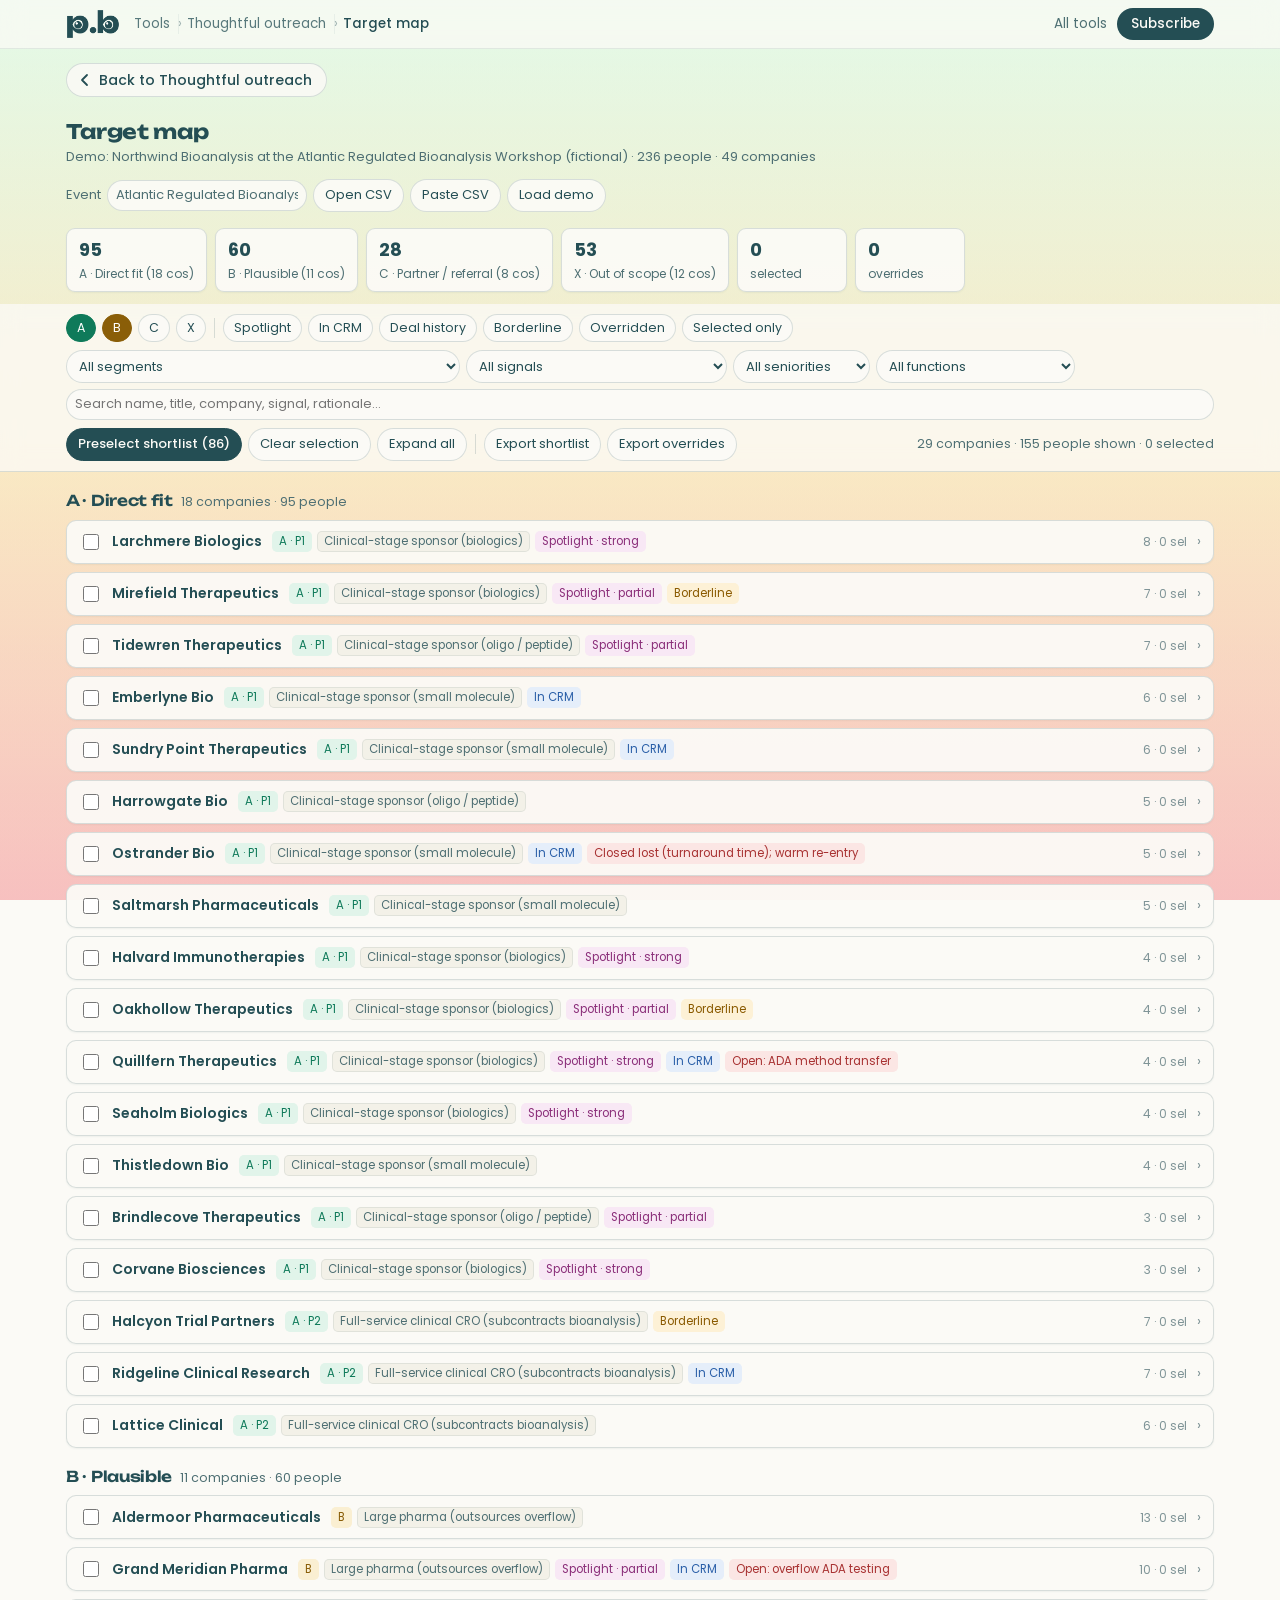
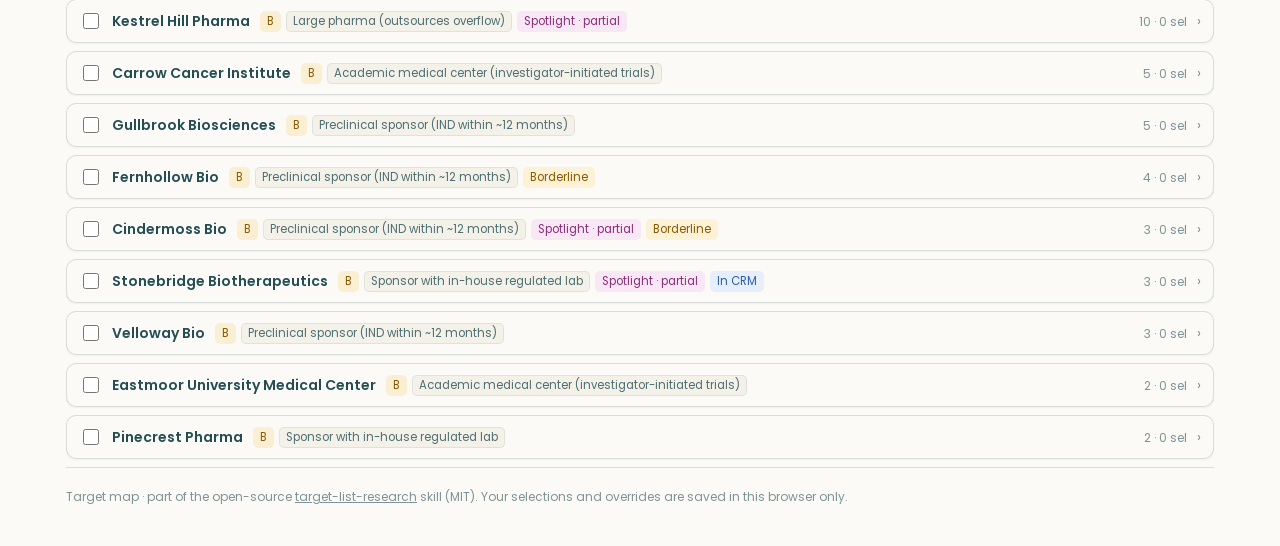
<file: docs/target-map.html>
<!doctype html>
<html lang="en" data-theme="light">
<head>
<!-- Google Tag Manager -->
<script>(function(w,d,s,l,i){w[l]=w[l]||[];w[l].push({'gtm.start':
new Date().getTime(),event:'gtm.js'});var f=d.getElementsByTagName(s)[0],
j=d.createElement(s),dl=l!='dataLayer'?'&l='+l:'';j.async=true;j.src=
'https://www.googletagmanager.com/gtm.js?id='+i+dl;f.parentNode.insertBefore(j,f);
})(window,document,'script','dataLayer','GTM-5L6TGJMX');</script>
<!-- End Google Tag Manager -->

<meta charset="utf-8">
<meta name="viewport" content="width=device-width, initial-scale=1">
<title>Target map · Thoughtful outreach · potentiate.bio</title>
<style>
:root{
  --bg:#f6f6f4; --panel:#fff; --panel2:#fbfbfa; --ink:#1a1a18; --ink2:#5c5c56; --ink3:#8a8a82;
  --line:#e3e3de; --line2:#efefea; --a:#0f7a5a; --a-bg:#e4f3ed; --b:#9a6a10; --b-bg:#f8efdc;
  --c:#2a5fa8; --c-bg:#e5eefa; --x:#6f6f68; --x-bg:#ececE7; --spot:#8b2f7a; --spot-bg:#f8e8f5;
  --deal:#a83232; --deal-bg:#fbe8e6; --warn:#8a5a00; --warn-bg:#fdf3dc; --ov:#5b3fc4; --ov-bg:#eeeafc;
  --sel:#1a1a18; --focus:#2a5fa8; color-scheme:light;
}
@media (prefers-color-scheme:dark){:root:not([data-theme="light"]){
  --bg:#131313; --panel:#1b1b1a; --panel2:#202020; --ink:#ececE8; --ink2:#a3a39c; --ink3:#77776f;
  --line:#2e2e2c; --line2:#262625; --a:#4bc79b; --a-bg:#12332a; --b:#d9a441; --b-bg:#33280f;
  --c:#7aa9e8; --c-bg:#152538; --x:#9a9a92; --x-bg:#262625; --spot:#e07ccb; --spot-bg:#33162c;
  --deal:#f08a80; --deal-bg:#3a1a17; --warn:#e8b85c; --warn-bg:#352a12; --ov:#a996ff; --ov-bg:#241d3f;
  --sel:#ececE8; --focus:#7aa9e8; color-scheme:dark;
}}
:root[data-theme="dark"]{
  --bg:#131313; --panel:#1b1b1a; --panel2:#202020; --ink:#ececE8; --ink2:#a3a39c; --ink3:#77776f;
  --line:#2e2e2c; --line2:#262625; --a:#4bc79b; --a-bg:#12332a; --b:#d9a441; --b-bg:#33280f;
  --c:#7aa9e8; --c-bg:#152538; --x:#9a9a92; --x-bg:#262625; --spot:#e07ccb; --spot-bg:#33162c;
  --deal:#f08a80; --deal-bg:#3a1a17; --warn:#e8b85c; --warn-bg:#352a12; --ov:#a996ff; --ov-bg:#241d3f;
  --sel:#ececE8; --focus:#7aa9e8; color-scheme:dark;
}
*{box-sizing:border-box}
html,body{margin:0}
body{background:var(--bg);color:var(--ink);font:14px/1.45 -apple-system,BlinkMacSystemFont,"Segoe UI",Roboto,"Helvetica Neue",Arial,sans-serif;-webkit-font-smoothing:antialiased}
button,input,select,textarea{font:inherit;color:inherit}
:focus-visible{outline:2px solid var(--focus);outline-offset:2px}
.wrap{max-width:1180px;margin:0 auto;padding:0 16px}
header.top{padding:20px 0 12px;display:flex;gap:12px;align-items:flex-start;justify-content:space-between;flex-wrap:wrap}
h1{font-size:20px;margin:0;letter-spacing:-.01em}
.sub{color:var(--ink2);font-size:13px;margin-top:2px}
.actions{display:flex;gap:6px;flex-wrap:wrap;align-items:center}
.btn{border:1px solid var(--line);background:var(--panel);padding:6px 11px;border-radius:7px;cursor:pointer;font-size:13px;white-space:nowrap}
.btn:hover{border-color:var(--ink3)}
.btn.primary{background:var(--sel);color:var(--bg);border-color:var(--sel)}
.btn.ghost{background:transparent}
.btn:disabled{opacity:.45;cursor:default}
.event{display:flex;gap:6px;align-items:center;font-size:13px;color:var(--ink2)}
.event input{border:1px solid var(--line);background:var(--panel);border-radius:7px;padding:5px 8px;width:200px}
.stats{display:flex;gap:8px;flex-wrap:wrap;margin:4px 0 12px}
.stat{background:var(--panel);border:1px solid var(--line);border-radius:9px;padding:8px 12px;min-width:110px}
.stat b{display:block;font-size:18px;font-variant-numeric:tabular-nums}
.stat span{font-size:12px;color:var(--ink2)}
.bar{position:sticky;top:0;z-index:5;background:var(--bg);border-bottom:1px solid var(--line);padding:10px 0}
.bar .row{display:flex;gap:6px;flex-wrap:wrap;align-items:center}
.bar .row+.row{margin-top:8px}
.chip{border:1px solid var(--line);background:var(--panel);border-radius:999px;padding:4px 10px;font-size:12.5px;cursor:pointer;user-select:none}
.chip[aria-pressed="true"]{background:var(--sel);color:var(--bg);border-color:var(--sel)}
.chip.tA[aria-pressed="true"]{background:var(--a);border-color:var(--a);color:#fff}
.chip.tB[aria-pressed="true"]{background:var(--b);border-color:var(--b);color:#fff}
.chip.tC[aria-pressed="true"]{background:var(--c);border-color:var(--c);color:#fff}
.chip.tX[aria-pressed="true"]{background:var(--x);border-color:var(--x);color:#fff}
:root[data-theme="dark"] .chip[class*=" t"][aria-pressed="true"]{color:#111}
@media (prefers-color-scheme:dark){:root:not([data-theme="light"]) .chip[class*=" t"][aria-pressed="true"]{color:#111}}
select,.search{border:1px solid var(--line);background:var(--panel);border-radius:7px;padding:5px 8px;font-size:13px;max-width:100%}
.search{flex:1;min-width:180px}
.sep{width:1px;height:20px;background:var(--line);margin:0 2px}
.shown{font-size:12.5px;color:var(--ink2);margin-left:auto;white-space:nowrap}
main{padding:14px 0 60px}
.tierhead{display:flex;align-items:baseline;gap:8px;margin:18px 0 8px}
.tierhead h2{font-size:15px;margin:0}
.tierhead span{color:var(--ink2);font-size:12.5px}
.card{background:var(--panel);border:1px solid var(--line);border-radius:10px;margin-bottom:8px;overflow:hidden}
.card.ovr{border-color:var(--ov)}
.ch{display:flex;gap:10px;align-items:center;padding:10px 12px;cursor:pointer}
.ch:hover{background:var(--panel2)}
.ch input{width:16px;height:16px;flex:none;cursor:pointer}
.cname{font-weight:600;min-width:0;overflow:hidden;text-overflow:ellipsis}
.tags{display:flex;gap:5px;flex-wrap:wrap;align-items:center;flex:1;min-width:0}
.tag{font-size:11.5px;border-radius:5px;padding:1px 6px;white-space:nowrap;border:1px solid transparent}
.tag.tierA{background:var(--a-bg);color:var(--a)} .tag.tierB{background:var(--b-bg);color:var(--b)}
.tag.tierC{background:var(--c-bg);color:var(--c)} .tag.tierX{background:var(--x-bg);color:var(--x)}
.tag.seg{background:var(--panel2);color:var(--ink2);border-color:var(--line2)}
.tag.spot{background:var(--spot-bg);color:var(--spot)} .tag.crm{background:var(--c-bg);color:var(--c)}
.tag.deal{background:var(--deal-bg);color:var(--deal)} .tag.bord{background:var(--warn-bg);color:var(--warn)}
.tag.ov{background:var(--ov-bg);color:var(--ov)}
.tag.sig{background:var(--panel);color:var(--ink);border-color:var(--line)}
.tag.sig.unc{border-style:dashed;color:var(--ink2)}
.sigs{display:flex;gap:5px;flex-wrap:wrap;margin:2px 0 8px}
.count{color:var(--ink3);font-size:12px;white-space:nowrap}
.caret{color:var(--ink3);transition:transform .15s;flex:none}
.card.open .caret{transform:rotate(90deg)}
.cb{display:none;border-top:1px solid var(--line2);padding:10px 12px 12px}
.card.open .cb{display:block}
.why{color:var(--ink2);margin:0 0 6px}
.why b{color:var(--ink)}
.bnote{background:var(--warn-bg);color:var(--warn);border-radius:7px;padding:6px 9px;margin:6px 0;font-size:13px}
.ovbox{display:flex;gap:6px;flex-wrap:wrap;align-items:center;margin:8px 0 10px;padding:8px;border:1px dashed var(--line);border-radius:8px}
.ovbox label{font-size:12.5px;color:var(--ink2)}
.ovbox input[type=text]{flex:1;min-width:200px;border:1px solid var(--line);background:var(--panel);border-radius:7px;padding:5px 8px;font-size:13px}
.people{list-style:none;margin:0;padding:0}
.people li{display:flex;gap:10px;align-items:flex-start;padding:6px 0;border-top:1px solid var(--line2)}
.people li:first-child{border-top:0}
.people input{margin-top:3px;width:15px;height:15px;flex:none;cursor:pointer}
.pn{font-weight:550}
.pt{color:var(--ink2);font-size:13px}
.pm{display:flex;gap:5px;flex-wrap:wrap;margin-top:3px}
.pm .tag{background:var(--panel2);color:var(--ink2);border-color:var(--line2)}
.pm .tag.rec{background:var(--a-bg);color:var(--a);border-color:transparent}
.pnote{font-size:12.5px;color:var(--warn);margin-top:2px}
.empty{background:var(--panel);border:1px dashed var(--line);border-radius:12px;padding:28px;text-align:center;margin-top:24px}
.empty h2{margin:0 0 6px;font-size:17px}
.empty p{color:var(--ink2);margin:0 auto 14px;max-width:560px}
.drop{outline:2px dashed var(--focus);outline-offset:-8px}
.none{color:var(--ink2);padding:30px 0;text-align:center}
dialog{border:1px solid var(--line);border-radius:12px;background:var(--panel);color:var(--ink);padding:0;width:min(760px,calc(100vw - 32px))}
dialog::backdrop{background:rgba(0,0,0,.35)}
.dh{padding:14px 16px 0;display:flex;justify-content:space-between;align-items:center;gap:10px}
.dh h3{margin:0;font-size:16px}
.db{padding:10px 16px 16px}
.db p{color:var(--ink2);margin:0 0 8px;font-size:13px}
textarea{width:100%;height:280px;border:1px solid var(--line);border-radius:8px;background:var(--panel2);padding:8px;font:12px/1.4 ui-monospace,SFMono-Regular,Menlo,Consolas,monospace;resize:vertical}
.df{display:flex;gap:6px;justify-content:flex-end;margin-top:10px;flex-wrap:wrap}
.toast{position:fixed;bottom:16px;left:50%;transform:translateX(-50%);background:var(--sel);color:var(--bg);padding:8px 14px;border-radius:8px;font-size:13px;opacity:0;transition:opacity .2s;pointer-events:none;z-index:50}
.toast.on{opacity:1}
footer{color:var(--ink3);font-size:12px;padding:20px 0 40px;border-top:1px solid var(--line)}
footer a{color:inherit}
.sr{position:absolute;width:1px;height:1px;overflow:hidden;clip:rect(0 0 0 0)}
@media (max-width:640px){
  .ch{flex-wrap:wrap}
  .tags{flex-basis:100%;order:3;padding-left:26px}
  .event input{width:100%}
  .event{flex:1}
  .shown{margin-left:0;flex-basis:100%}
  .bar{position:static}
}
</style>
<link rel="icon" type="image/png" sizes="32x32" href="assets/pb-icon-32.png">
<link rel="apple-touch-icon" href="assets/pb-icon-180.png">
<meta property="og:image" content="https://tools.potentiate.bio/thoughtful-outreach/assets/pb-icon-512.png">
<link rel="preconnect" href="https://fonts.googleapis.com"><link rel="preconnect" href="https://fonts.gstatic.com" crossorigin>
<link href="https://fonts.googleapis.com/css2?family=Poppins:wght@300;400;500;600&family=Unbounded:wght@600;700;800&display=swap" rel="stylesheet">
<style>
/* potentiate.bio look for the hosted demo pages only (tools.potentiate.bio).
   Mint → butter → coral soft wash, deep-teal ink, warm-white surfaces, Poppins. */
:root,:root[data-theme="dark"],:root[data-theme="light"]{
  --pb-ink:#244E54; --pb-coral:#F27A7D; --pb-butter:#F7D486; --pb-mint:#C5F9D7; --pb-white:#FBFAF6;
  --bg:transparent; --panel:rgba(251,250,246,.94); --panel2:#F3F1E8; --ink:#244E54; --ink2:#4E6F73; --ink3:#7F9497;
  --line:rgba(36,78,84,.16); --line2:rgba(36,78,84,.09); --sel:#244E54; --focus:#244E54;
  --a:#0f7a5a; --a-bg:#e1f4ea; --b:#8a5e08; --b-bg:#faefd2; --c:#2a5fa8; --c-bg:#e5eefa; --x:#6f6f68; --x-bg:#ecebe5;
  --spot:#8b2f7a; --spot-bg:#f8e8f5; --deal:#a83232; --deal-bg:#fbe6e4; --warn:#8a5a00; --warn-bg:#fdf1d6; --ov:#5b3fc4; --ov-bg:#eeeafc;
  color-scheme:light;
}
html{background:var(--pb-white)}
body{
  font-family:"Poppins",-apple-system,BlinkMacSystemFont,"Segoe UI",Roboto,Arial,sans-serif !important;
  color:var(--pb-ink);
  background:
    linear-gradient(180deg,rgba(251,250,246,.55),rgba(251,250,246,.55)),
    linear-gradient(180deg,var(--pb-mint) 0%,var(--pb-butter) 52%,var(--pb-coral) 100%) fixed !important;
  min-height:100vh;
}
button,input,select,textarea{font-family:inherit}
#bTheme{display:none !important}                 /* the brand is a light look */
.bar{background:rgba(251,250,246,.78) !important;backdrop-filter:blur(10px);-webkit-backdrop-filter:blur(10px);border-bottom-color:var(--line) !important}
.btn.primary,.chip[aria-pressed="true"]:not([class*=" t"]){background:var(--pb-ink) !important;border-color:var(--pb-ink) !important;color:var(--pb-white) !important}
.btn,.chip,select,.search,.event input{border-radius:999px}
.btn.primary{font-weight:500}
.card,.stat,.empty{box-shadow:0 1px 2px rgba(36,78,84,.06)}
footer{border-top-color:var(--line) !important}

/* ---- site header ---- */
.pb-head{position:sticky;top:0;z-index:20;background:rgba(251,250,246,.72);backdrop-filter:blur(12px);-webkit-backdrop-filter:blur(12px);border-bottom:1px solid rgba(36,78,84,.10)}
.pb-head .pb-in{max-width:1180px;margin:0 auto;padding:8px 16px;display:flex;gap:14px;align-items:center}
.pb-head a{color:var(--pb-ink);text-decoration:none}
.pb-logo{display:flex;align-items:center;flex:none}
.pb-logo img{height:30px;width:auto;display:block}
.pb-crumbs{display:flex;align-items:center;gap:6px;font-size:13.5px;min-width:0;overflow:hidden;white-space:nowrap}
.pb-crumbs a{opacity:.75}.pb-crumbs a:hover{opacity:1;text-decoration:underline}
.pb-crumbs span[aria-current]{font-weight:500;overflow:hidden;text-overflow:ellipsis}
.pb-crumbs .sep{opacity:.4}
.pb-right{margin-left:auto;display:flex;gap:10px;align-items:center;flex:none}
.pb-right .pb-link{font-size:13.5px;opacity:.8}.pb-right .pb-link:hover{opacity:1}
.pb-sub{background:var(--pb-ink);color:var(--pb-white) !important;padding:6px 14px;border-radius:999px;font-size:13.5px;font-weight:500}
.pb-sub:hover{background:#1b3d42}
.pb-back{max-width:1180px;margin:14px auto 0;padding:0 16px}
.pb-back a{display:inline-flex;align-items:center;gap:6px;color:var(--pb-ink);text-decoration:none;font-size:14px;font-weight:500;
  background:rgba(251,250,246,.85);border:1px solid rgba(36,78,84,.16);border-radius:999px;padding:6px 14px 6px 10px}
.pb-back a:hover{background:var(--pb-white);border-color:rgba(36,78,84,.35)}
.pb-back svg{width:16px;height:16px}
@media (max-width:640px){.pb-crumbs .pb-mid,.pb-crumbs .sep.pb-mid,.pb-right .pb-link{display:none}.pb-logo img{height:26px}}
.bar{top:47px !important}                         /* sit below the sticky site header */
@media (max-width:640px){.pb-head{position:static}}
.toast{color:var(--pb-white) !important;background:var(--pb-ink) !important}

/* Headings: Unbounded (brand display face); body, labels and buttons stay Poppins */
h1,h2,h3{font-family:"Unbounded","Poppins",-apple-system,BlinkMacSystemFont,"Segoe UI",Roboto,Arial,sans-serif !important;letter-spacing:-.02em;font-weight:700}
h2,h3{font-weight:600}
</style>
</head>
<body>
<!-- Google Tag Manager (noscript) -->
<noscript><iframe src="https://www.googletagmanager.com/ns.html?id=GTM-5L6TGJMX" height="0" width="0" style="display:none;visibility:hidden"></iframe></noscript>
<!-- End Google Tag Manager (noscript) -->
<header class="pb-head" data-track-area="nav"><div class="pb-in">
  <a class="pb-logo" href="https://potentiate.bio" aria-label="potentiate.bio home" data-track="nav_click" data-track-name="logo"><img src="assets/pb-mark.png" alt="p.b" width="54" height="30"></a>
  <nav class="pb-crumbs" aria-label="Breadcrumb"><a href="https://tools.potentiate.bio/" data-track="nav_click" data-track-name="tools_home">Tools</a><span class="sep pb-mid" aria-hidden="true">›</span><a class="pb-mid" href="index.html" data-track="nav_click" data-track-name="tool_home">Thoughtful outreach</a><span class="sep" aria-hidden="true">›</span><span aria-current="page">Target map</span></nav>
  <div class="pb-right"><a class="pb-link" href="https://tools.potentiate.bio/" data-track="nav_click" data-track-name="all_tools">All tools</a><a class="pb-sub" href="https://potentiate.beehiiv.com/subscribe?utm_source=tools.potentiate.bio&utm_medium=website&utm_campaign=subscribe_button" data-track="subscribe_click" data-track-name="subscribe">Subscribe</a></div>
</div></header>
<div class="pb-back" data-track-area="page"><a href="index.html" data-track="nav_click" data-track-name="back_to_tool"><svg viewBox="0 0 16 16" fill="none" aria-hidden="true"><path d="M10 3 5 8l5 5" stroke="currentColor" stroke-width="1.8" stroke-linecap="round" stroke-linejoin="round"/></svg>Back to Thoughtful outreach</a></div>
<script>
(function(){
  window.dataLayer = window.dataLayer || [];
  var page = (location.pathname.split("/").pop() || "index.html").replace(".html","");
  document.addEventListener("click", function(e){
    var el = e.target.closest && e.target.closest("[data-track]"); if(!el) return;
    var area = el.closest("[data-track-area]");
    window.dataLayer.push({event: el.getAttribute("data-track"),
      click_name: el.getAttribute("data-track-name") || "",
      click_location: area ? area.getAttribute("data-track-area") : page,
      link_text: (el.textContent || "").trim().slice(0,80), link_url: el.href || ""});
  }, true);
})();
</script>

<div class="wrap">
  <header class="top">
    <div>
      <h1>Target map</h1>
      <div class="sub" id="dsname">Load a scored list to begin.</div>
    </div>
    <div class="actions">
      <label class="event" for="evt">Event <input id="evt" type="text" placeholder="Optional, e.g. Spring Summit 2027"></label>
      <button class="btn" id="bOpen" type="button">Open CSV</button>
      <button class="btn" id="bPaste" type="button">Paste CSV</button>
      <button class="btn" id="bDemo" type="button" hidden>Load demo</button>
      <button class="btn ghost" id="bTheme" type="button" aria-label="Toggle dark mode">◐</button>
      <input type="file" id="file" accept=".csv,text/csv" hidden>
    </div>
  </header>
</div>

<div id="app" hidden>
  <div class="wrap"><div class="stats" id="stats"></div></div>
  <div class="bar"><div class="wrap">
    <div class="row" role="group" aria-label="Filters">
      <span class="chip tA" data-tier="A" role="button" tabindex="0" aria-pressed="true">A</span>
      <span class="chip tB" data-tier="B" role="button" tabindex="0" aria-pressed="true">B</span>
      <span class="chip tC" data-tier="C" role="button" tabindex="0" aria-pressed="false">C</span>
      <span class="chip tX" data-tier="X" role="button" tabindex="0" aria-pressed="false">X</span>
      <span class="sep"></span>
      <span class="chip" data-flag="spot" role="button" tabindex="0" aria-pressed="false">Spotlight</span>
      <span class="chip" data-flag="crm" role="button" tabindex="0" aria-pressed="false">In CRM</span>
      <span class="chip" data-flag="deal" role="button" tabindex="0" aria-pressed="false">Deal history</span>
      <span class="chip" data-flag="bord" role="button" tabindex="0" aria-pressed="false">Borderline</span>
      <span class="chip" data-flag="ovr" role="button" tabindex="0" aria-pressed="false">Overridden</span>
      <span class="chip" data-flag="sel" role="button" tabindex="0" aria-pressed="false">Selected only</span>
    </div>
    <div class="row">
      <select id="fSeg" aria-label="Segment"><option value="">All segments</option></select>
      <select id="fSig" aria-label="Signal"><option value="">All signals</option></select>
      <select id="fSen" aria-label="Seniority"><option value="">All seniorities</option></select>
      <select id="fFun" aria-label="Function"><option value="">All functions</option></select>
      <input class="search" id="q" type="search" placeholder="Search name, title, company, signal, rationale…" aria-label="Search">
    </div>
    <div class="row">
      <button class="btn primary" id="bRec" type="button">Preselect shortlist</button>
      <button class="btn" id="bClear" type="button">Clear selection</button>
      <button class="btn" id="bExpand" type="button">Expand all</button>
      <span class="sep"></span>
      <button class="btn" id="bExpSel" type="button">Export shortlist</button>
      <button class="btn" id="bExpOv" type="button">Export overrides</button>
      <span class="shown" id="shown" aria-live="polite"></span>
    </div>
  </div></div>
  <main class="wrap" id="list"></main>
</div>

<div class="wrap" id="emptyWrap">
  <div class="empty" id="empty">
    <h2>Load a scored list</h2>
    <p>Open or drag in a <code>scored.csv</code> produced by the target-list-research skill, or paste the CSV text your AI chat gave you. Everything stays in this browser. Nothing is uploaded.</p>
    <div class="actions" style="justify-content:center">
      <button class="btn primary" id="bOpen2" type="button">Open CSV</button>
      <button class="btn" id="bPaste2" type="button">Paste CSV</button>
      <button class="btn" id="bDemo2" type="button" hidden>Try the demo</button>
    </div>
  </div>
</div>

<div class="wrap"><footer>Target map · part of the open-source <a href="https://github.com/potentiate-bio/thoughtful-outreach">target-list-research</a> skill (MIT). Your selections and overrides are saved in this browser only.</footer></div>

<dialog id="dlg">
  <div class="dh"><h3 id="dTitle">Export</h3><button class="btn ghost" id="dClose" type="button" aria-label="Close">✕</button></div>
  <div class="db">
    <p id="dMsg"></p>
    <textarea id="csv" spellcheck="false" aria-label="CSV text"></textarea>
    <div class="df" id="dFoot"></div>
  </div>
</dialog>
<div class="toast" id="toast" role="status"></div>

<script src="data/demo-data.js"></script>
<script>window.DEMO_AUTOLOAD = true;</script>
<script>
(function(){
"use strict";
const $ = s => document.querySelector(s);
const TIERS = ["A","B","C","X"];
const DEF_TN = {A:"Direct fit",B:"Plausible",C:"Partner / referral",X:"Out of scope"};
const SEN_ORDER = ["Exec / VP+","Director","Senior IC","Manager / IC","Junior / IC","Consultant","Academic","Other / unclear"];
const PROMOTE_SEN = new Set(["Exec / VP+","Director","Senior IC"]);
const store = {
  get(k){ try{ return JSON.parse(localStorage.getItem(k)); }catch(e){ return null; } },
  set(k,v){ try{ localStorage.setItem(k, JSON.stringify(v)); }catch(e){} }
};

/* ---------- CSV ---------- */
function parseCSV(text){
  text = String(text).replace(/^﻿/, "");
  const rows=[]; let row=[], f="", q=false;
  for(let i=0;i<text.length;i++){
    const ch=text[i];
    if(q){
      if(ch==='"'){ if(text[i+1]==='"'){ f+='"'; i++; } else q=false; }
      else f+=ch;
    } else if(ch==='"') q=true;
    else if(ch===','){ row.push(f); f=""; }
    else if(ch==='\n'||ch==='\r'){ if(ch==='\r'&&text[i+1]==='\n') i++; row.push(f); rows.push(row); row=[]; f=""; }
    else f+=ch;
  }
  if(f!==""||row.length){ row.push(f); rows.push(row); }
  const clean = rows.filter(r=>r.some(c=>c.trim()!==""));
  if(!clean.length) return {header:[],data:[]};
  const header = clean[0].map(h=>h.trim());
  const data = clean.slice(1).map(r=>{ const o={}; header.forEach((h,j)=>o[h]=(r[j]||"").trim()); return o; });
  return {header,data};
}
const q_ = s => { s = s==null ? "" : String(s); return /[",\r\n]/.test(s) ? '"'+s.replace(/"/g,'""')+'"' : s; };
const toCSV = (cols, rows) => [cols.map(q_).join(",")].concat(rows.map(r=>cols.map(c=>q_(r[c])).join(","))).join("\r\n");
function hash(s){ let h=5381; for(let i=0;i<s.length;i++) h=((h<<5)+h+s.charCodeAt(i))|0; return (h>>>0).toString(36); }
const esc = s => String(s==null?"":s).replace(/[&<>"']/g, c=>({"&":"&amp;","<":"&lt;",">":"&gt;",'"':"&quot;","'":"&#39;"}[c]));

/* ---------- state ---------- */
let header=[], ROWS=[], COS=[], byId=new Map(), TN={...DEF_TN}, KEY="", NAME="";
const sel=new Set(), open=new Set();
let OV={}; // company -> {tier, reason, scope}
const F = {tiers:new Set(["A","B"]), spot:false, crm:false, deal:false, bord:false, ovr:false, sel:false, seg:"", sig:"", sen:"", fun:"", q:""};
const sigFamily = t => t.replace(/\?\s*$/,"").split(" · ")[0].trim();

function load(text, name){
  const {header:h, data} = parseCSV(text);
  const need = ["Name","Company","Tier"];
  const miss = need.filter(c=>!h.includes(c));
  if(miss.length){ toast("Missing column(s): "+miss.join(", ")+". Is this a scored.csv?"); return false; }
  header=h; ROWS=data; NAME=name||"scored.csv"; KEY="tlr-map:"+hash(text);
  TN={...DEF_TN}; byId=new Map();
  const cmap=new Map();
  ROWS.forEach((r,i)=>{
    if(!r.PersonId) r.PersonId="r"+(i+1);
    r.Tier=(r.Tier||"").toUpperCase(); if(!TIERS.includes(r.Tier)) r.Tier="X";
    if(r.TierName) TN[r.Tier]=r.TierName;
    byId.set(r.PersonId, r);
    let c=cmap.get(r.Company);
    if(!c){ c={name:r.Company, tier:r.Tier, priority:parseInt(r.Priority)||0, segment:r.Segment||"", spot:(r.Spotlight||"").toLowerCase(),
               why:r.Why||"", signals:(r.Signals||"").split(";").map(x=>x.trim()).filter(Boolean), bord:/^y/i.test(r.Borderline||""), bnote:r.BorderlineNote||"", crm:/^y/i.test(r.CRMAccount||""),
               deal:r.CRMDeal||"", people:[]}; cmap.set(r.Company,c); }
    c.people.push(r);
  });
  COS=[...cmap.values()];
  COS.forEach(c=>c.people.sort((a,b)=>SEN_ORDER.indexOf(a.Seniority)-SEN_ORDER.indexOf(b.Seniority)||a.Name.localeCompare(b.Name)));
  const saved = store.get(KEY) || {};
  sel.clear(); (saved.sel||[]).forEach(id=>byId.has(id)&&sel.add(id));
  OV = saved.ov || {};
  if(saved.event!=null) $("#evt").value=saved.event;
  open.clear();
  fillSelect("#fSeg", "All segments", COS.map(c=>c.segment));
  { const cnt={}; COS.forEach(c=>new Set(c.signals.map(sigFamily)).forEach(t=>cnt[t]=(cnt[t]||0)+1));
    const ks=Object.keys(cnt).sort((x,y)=>cnt[y]-cnt[x]||x.localeCompare(y));
    $("#fSig").innerHTML='<option value="">All signals</option>'+ks.map(k=>'<option value="'+esc(k)+'">'+esc(k)+' ('+cnt[k]+')</option>').join(""); }
  $("#fSig").hidden = !COS.some(c=>c.signals.length);
  fillSelect("#fSen", "All seniorities", ROWS.map(r=>r.Seniority), SEN_ORDER);
  fillSelect("#fFun", "All functions", ROWS.map(r=>r.Function));
  $("#app").hidden=false; $("#emptyWrap").hidden=true;
  $("#dsname").textContent = NAME+" · "+ROWS.length+" people · "+COS.length+" companies";
  render();
  return true;
}
function fillSelect(id, label, vals, order){
  const s=$(id); const u=[...new Set(vals.filter(Boolean))];
  u.sort((a,b)=> order ? ((order.indexOf(a)+1||99)-(order.indexOf(b)+1||99)) : a.localeCompare(b));
  s.innerHTML='<option value="">'+label+'</option>'+u.map(v=>'<option>'+esc(v)+'</option>').join("");
}
function save(){ store.set(KEY, {sel:[...sel], ov:OV, event:$("#evt").value}); }

const eff = c => (OV[c.name] && OV[c.name].tier) || c.tier;
const isOv = c => !!(OV[c.name] && OV[c.name].tier && OV[c.name].tier!==c.tier) || !!(OV[c.name] && OV[c.name].reason);

/* ---------- filtering ---------- */
function matchCo(c){
  if(!F.tiers.has(eff(c))) return false;
  if(F.spot && !c.spot) return false;
  if(F.crm && !c.crm) return false;
  if(F.deal && !c.deal) return false;
  if(F.bord && !c.bord) return false;
  if(F.ovr && !isOv(c)) return false;
  if(F.seg && c.segment!==F.seg) return false;
  if(F.sig && !c.signals.some(t=>sigFamily(t)===F.sig)) return false;
  return true;
}
function matchP(c,p){
  if(F.sel && !sel.has(p.PersonId)) return false;
  if(F.sen && p.Seniority!==F.sen) return false;
  if(F.fun && p.Function!==F.fun) return false;
  if(F.q){
    const ov = OV[c.name] ? OV[c.name].reason : "";
    if(![p.Name,p.Title,c.name,p.BadgeCompany,c.why,c.segment,c.bnote,ov,p.Note,c.signals.join(" ")].join(" ").toLowerCase().includes(F.q)) return false;
  }
  return true;
}
function visible(){
  const out=[];
  for(const c of COS){ if(!matchCo(c)) continue; const ps=c.people.filter(p=>matchP(c,p)); if(ps.length) out.push({c,ps}); }
  out.sort((x,y)=> TIERS.indexOf(eff(x.c))-TIERS.indexOf(eff(y.c)) || (x.c.priority||9)-(y.c.priority||9) || y.c.people.length-x.c.people.length || x.c.name.localeCompare(y.c.name));
  return out;
}
/* The preselect rule. The button label is computed from this same function — never hardcode a count. */
function recSet(){
  const s=new Set();
  for(const c of COS){
    const t=eff(c);
    if(t==="X") continue;
    const promoted = t==="A" && c.tier!=="A";
    c.people.forEach(p=>{
      if(/^y/i.test(p.Recommended||"")) s.add(p.PersonId);
      else if(promoted && PROMOTE_SEN.has(p.Seniority) && !/^(BD|Academic|Other)/.test(p.Function||"")) s.add(p.PersonId);
    });
  }
  return s;
}

/* ---------- render ---------- */
function tag(cls, txt, title){ return '<span class="tag '+cls+'"'+(title?' title="'+esc(title)+'"':'')+'>'+esc(txt)+'</span>'; }
function render(){
  const vis=visible();
  const nP=vis.reduce((n,v)=>n+v.ps.length,0);
  $("#shown").textContent = vis.length+" companies · "+nP+" people shown · "+sel.size+" selected";
  $("#bRec").textContent = "Preselect shortlist ("+recSet().size+")";
  renderStats();
  if(!vis.length){ $("#list").innerHTML='<div class="none">Nothing matches these filters.</div>'; return; }
  let html="", cur="";
  for(const {c,ps} of vis){
    const t=eff(c);
    if(t!==cur){
      cur=t;
      const nc=vis.filter(v=>eff(v.c)===t);
      html+='<div class="tierhead"><h2>'+t+' · '+esc(TN[t])+'</h2><span>'+nc.length+' companies · '+nc.reduce((n,v)=>n+v.ps.length,0)+' people</span></div>';
    }
    const ids=ps.map(p=>p.PersonId), nsel=ids.filter(id=>sel.has(id)).length;
    const o=OV[c.name]||{};
    const ovr=isOv(c);
    let tags = tag("tier"+t, t+(c.priority&&t==="A"?" · P"+c.priority:""));
    if(ovr && o.tier && o.tier!==c.tier) tags += tag("ov", "AI said "+c.tier+" → you: "+o.tier, o.reason);
    else if(ovr) tags += tag("ov", "note", o.reason);
    if(c.segment) tags += tag("seg", c.segment);
    if(c.spot) tags += tag("spot", "Spotlight · "+c.spot);
    if(c.crm) tags += tag("crm", "In CRM");
    if(c.deal) tags += tag("deal", c.deal);
    if(c.bord) tags += tag("bord", "Borderline", c.bnote);
    const isOpen=open.has(c.name);
    html+='<div class="card'+(isOpen?' open':'')+(ovr?' ovr':'')+'" data-co="'+esc(c.name)+'">'
      +'<div class="ch" data-act="toggle" aria-expanded="'+isOpen+'">'
      +'<input type="checkbox" data-act="selco" aria-label="Select all shown people at '+esc(c.name)+'"'+(nsel===ids.length?' checked':'')+(nsel&&nsel<ids.length?' data-ind="1"':'')+'>'
      +'<span class="cname">'+esc(c.name)+'</span><span class="tags">'+tags+'</span>'
      +'<span class="count">'+ps.length+(ps.length!==c.people.length?' of '+c.people.length:'')+' · '+nsel+' sel</span><span class="caret" aria-hidden="true">›</span></div>';
    if(isOpen){
      html+='<div class="cb"><p class="why"><b>Why '+c.tier+':</b> '+esc(c.why||"(none)")+'</p>';
      if(c.signals.length) html+='<div class="sigs" aria-label="Signals">'+c.signals.map(t=>/\?\s*$/.test(t)?tag("sig unc",t,"Unconfirmed"):tag("sig",t)).join("")+'</div>';
      if(c.bord && c.bnote) html+='<div class="bnote"><b>Borderline:</b> '+esc(c.bnote)+'</div>';
      html+='<div class="ovbox"><label for="ot-'+hash(c.name)+'">Your tier</label><select id="ot-'+hash(c.name)+'" data-act="ovtier">'
        +['', ...TIERS].map(x=>'<option value="'+x+'"'+((o.tier||"")===x?' selected':'')+'>'+(x?x+' · '+esc(TN[x]):'Keep AI tier ('+c.tier+')')+'</option>').join("")
        +'</select><input type="text" data-act="ovreason" placeholder="Why? One line. This is what refines your ICP." value="'+esc(o.reason||"")+'" aria-label="Override reason">'
        +'<select data-act="ovscope" aria-label="Scope of this override"><option value=""'+(!o.scope?' selected':'')+'>Scope?</option><option value="event"'+(o.scope==="event"?' selected':'')+'>This event</option><option value="core"'+(o.scope==="core"?' selected':'')+'>Core ICP</option></select>'
        +'<button class="btn" type="button" data-act="ovsave">Save</button>'+(o.tier||o.reason?'<button class="btn ghost" type="button" data-act="ovclear">Clear</button>':'')+'</div>';
      html+='<ul class="people">'+ps.map(p=>{
        const rec=/^y/i.test(p.Recommended||"");
        return '<li><input type="checkbox" data-act="selp" data-id="'+esc(p.PersonId)+'"'+(sel.has(p.PersonId)?' checked':'')+' aria-label="Select '+esc(p.Name)+'">'
          +'<div><div class="pn">'+esc(p.Name)+'</div><div class="pt">'+esc(p.Title)+(p.BadgeCompany&&p.BadgeCompany!==c.name?' · badge: '+esc(p.BadgeCompany):'')+'</div>'
          +'<div class="pm">'+(p.Seniority?tag("",p.Seniority):"")+(p.Function?tag("",p.Function):"")+(rec?tag("rec","Recommended"):"")+'</div>'
          +(p.Note?'<div class="pnote">'+esc(p.Note)+'</div>':'')+'</div></li>';
      }).join("")+'</ul></div>';
    }
    html+='</div>';
  }
  $("#list").innerHTML=html;
  document.querySelectorAll('input[data-ind]').forEach(i=>i.indeterminate=true);
}
function renderStats(){
  const by={A:[0,0],B:[0,0],C:[0,0],X:[0,0]};
  COS.forEach(c=>{ const t=eff(c); by[t][0]++; by[t][1]+=c.people.length; });
  const nov=COS.filter(isOv).length;
  $("#stats").innerHTML = TIERS.map(t=>'<div class="stat"><b>'+by[t][1]+'</b><span>'+t+' · '+esc(TN[t])+' ('+by[t][0]+' cos)</span></div>').join("")
    +'<div class="stat"><b>'+sel.size+'</b><span>selected</span></div><div class="stat"><b>'+nov+'</b><span>overrides</span></div>';
}

/* ---------- events ---------- */
$("#list").addEventListener("click", e=>{
  const card=e.target.closest(".card"); if(!card) return;
  const co=card.dataset.co, c=COS.find(x=>x.name===co);
  const act=e.target.dataset.act || (e.target.closest("[data-act]")||{}).dataset?.act;
  if(e.target.matches('input[data-act="selco"]')){
    const ps=c.people.filter(p=>matchP(c,p)), all=ps.every(p=>sel.has(p.PersonId));
    ps.forEach(p=>all?sel.delete(p.PersonId):sel.add(p.PersonId)); save(); render(); e.stopPropagation(); return;
  }
  if(e.target.matches('input[data-act="selp"]')){
    const id=e.target.dataset.id; sel.has(id)?sel.delete(id):sel.add(id); save(); render(); return;
  }
  if(act==="ovsave"||act==="ovclear"){
    if(act==="ovclear") delete OV[co];
    else {
      const t=card.querySelector('[data-act="ovtier"]').value, r=card.querySelector('[data-act="ovreason"]').value.trim(), s=card.querySelector('[data-act="ovscope"]').value;
      if(t && t!==c.tier && !r){ toast("Add a one-line reason. That's what refines your ICP."); card.querySelector('[data-act="ovreason"]').focus(); return; }
      if(!t && !r) delete OV[co]; else OV[co]={tier:t&&t!==c.tier?t:"", reason:r, scope:s};
    }
    save(); render(); toast(act==="ovclear"?"Override cleared":"Override saved"); return;
  }
  if(e.target.closest(".cb")) return;
  if(e.target.closest('[data-act="toggle"]')){ open.has(co)?open.delete(co):open.add(co); render(); }
});
$("#list").addEventListener("keydown", e=>{
  if(e.key==="Enter" && e.target.matches('[data-act="ovreason"]')){ e.preventDefault(); e.target.closest(".ovbox").querySelector('[data-act="ovsave"]').click(); }
});
function chipToggle(ch){
  const on = ch.getAttribute("aria-pressed")!=="true";
  ch.setAttribute("aria-pressed", on);
  if(ch.dataset.tier){ on?F.tiers.add(ch.dataset.tier):F.tiers.delete(ch.dataset.tier); }
  else F[ch.dataset.flag]=on;
  render();
}
document.querySelectorAll(".chip").forEach(ch=>{
  ch.addEventListener("click",()=>chipToggle(ch));
  ch.addEventListener("keydown",e=>{ if(e.key===" "||e.key==="Enter"){ e.preventDefault(); chipToggle(ch); } });
});
$("#fSeg").onchange=e=>{F.seg=e.target.value; render();};
$("#fSig").onchange=e=>{F.sig=e.target.value; render();};
$("#fSen").onchange=e=>{F.sen=e.target.value; render();};
$("#fFun").onchange=e=>{F.fun=e.target.value; render();};
let qt; $("#q").oninput=e=>{ clearTimeout(qt); qt=setTimeout(()=>{F.q=e.target.value.trim().toLowerCase(); render();},120); };
$("#evt").onchange=save;
$("#bRec").onclick=()=>{ const s=recSet(); s.forEach(id=>sel.add(id)); save(); render(); toast("Added "+s.size+" recommended people to your selection"); };
$("#bClear").onclick=()=>{ if(sel.size && !confirm("Clear all "+sel.size+" selected people?")) return; sel.clear(); save(); render(); };
$("#bExpand").onclick=()=>{
  const vis=visible(); const allOpen=vis.every(v=>open.has(v.c.name));
  vis.forEach(v=>allOpen?open.delete(v.c.name):open.add(v.c.name));
  $("#bExpand").textContent = allOpen?"Expand all":"Collapse all"; render();
};

/* ---------- export ---------- */
function stamp(){ const d=new Date(); return d.getFullYear()+"-"+String(d.getMonth()+1).padStart(2,"0")+"-"+String(d.getDate()).padStart(2,"0"); }
function slug(){ const ev=$("#evt").value.trim(); return ev? ev.toLowerCase().replace(/[^a-z0-9]+/g,"-").replace(/^-|-$/g,"")+"-" : ""; }
$("#bExpSel").onclick=()=>{
  if(!sel.size){ toast("Select some people first, or use Preselect shortlist."); return; }
  const extra=["Selected","AITier","OverrideReason"];
  const cols=[...header.filter(h=>!extra.includes(h)), ...extra];
  if(!cols.includes("Event")) cols.push("Event");
  const ev=$("#evt").value.trim(), rows=[];
  for(const c of COS) for(const p of c.people) if(sel.has(p.PersonId)){
    const o=OV[c.name]||{};
    rows.push({...p, Tier:eff(c), TierName:TN[eff(c)], AITier:c.tier, OverrideReason:o.reason||"", Selected:"Y", Event:ev});
  }
  showExport("Shortlist: "+rows.length+" people", "Give this file to your AI for Stage 2 (research). If the download is blocked, copy the text below.", toCSV(cols,rows), slug()+"shortlist-"+stamp()+".csv");
};
$("#bExpOv").onclick=()=>{
  const ev=$("#evt").value.trim();
  const rows=COS.filter(isOv).map(c=>{ const o=OV[c.name]; return {Company:c.name, Segment:c.segment, AITier:c.tier, YourTier:o.tier||c.tier, Reason:o.reason, Scope:o.scope||"", Why:c.why, Event:ev}; });
  if(!rows.length){ toast("No overrides yet. Open a company card and set “Your tier”."); return; }
  showExport("Overrides: "+rows.length+" companies", "Give this file to your AI and ask it to refine your rubric. It will propose changes for you to accept or reject.", toCSV(["Company","Segment","AITier","YourTier","Reason","Scope","Why","Event"],rows), slug()+"overrides-"+stamp()+".csv");
};
function download(text, filename){
  try{
    const b=new Blob(["﻿"+text],{type:"text/csv;charset=utf-8"});
    const u=URL.createObjectURL(b), a=document.createElement("a");
    a.href=u; a.download=filename; document.body.appendChild(a); a.click();
    setTimeout(()=>{URL.revokeObjectURL(u); a.remove();},400);
    return true;
  }catch(e){ return false; }
}
function showExport(title, msg, text, filename){
  $("#dTitle").textContent=title; $("#dMsg").textContent=msg; $("#csv").value=text; $("#csv").readOnly=true;
  $("#dFoot").innerHTML='<button class="btn" id="dCopy" type="button">Copy to clipboard</button><button class="btn primary" id="dDl" type="button">Download '+esc(filename)+'</button>';
  $("#dCopy").onclick=()=>copy(text);
  $("#dDl").onclick=()=>{ download(text, filename); toast("Download started. If nothing appears, use Copy instead."); };
  openDlg(); download(text, filename);
}
function copy(text){
  const done=()=>toast("Copied");
  if(navigator.clipboard && navigator.clipboard.writeText) navigator.clipboard.writeText(text).then(done, ()=>{ $("#csv").select(); document.execCommand("copy"); done(); });
  else { $("#csv").select(); document.execCommand("copy"); done(); }
}
function openDlg(){ const d=$("#dlg"); if(d.showModal) d.showModal(); else d.setAttribute("open",""); }
function closeDlg(){ const d=$("#dlg"); if(d.close) d.close(); else d.removeAttribute("open"); }
$("#dClose").onclick=closeDlg;

/* ---------- loading ---------- */
function pasteDlg(){
  $("#dTitle").textContent="Paste CSV"; $("#dMsg").textContent="Paste the scored CSV your AI produced (header row included). If it came in several chunks, paste them one after another. Repeated header rows are ignored.";
  $("#csv").value=""; $("#csv").readOnly=false;
  $("#dFoot").innerHTML='<button class="btn primary" id="dLoad" type="button">Load</button>';
  $("#dLoad").onclick=()=>{
    let t=$("#csv").value.trim(); if(!t) return;
    const lines=t.split(/\r?\n/).filter(l=>!/^```/.test(l.trim())), h=lines[0];
    t=[h, ...lines.slice(1).filter(l=>l.trim()!==h.trim())].join("\n");
    if(load(t,"pasted list")) closeDlg();
  };
  openDlg(); setTimeout(()=>$("#csv").focus(),50);
}
function readFile(f){ if(!f) return; const r=new FileReader(); r.onload=()=>load(r.result, f.name); r.readAsText(f); }
["#bOpen","#bOpen2"].forEach(id=>$(id).onclick=()=>$("#file").click());
["#bPaste","#bPaste2"].forEach(id=>$(id).onclick=pasteDlg);
$("#file").onchange=e=>{ readFile(e.target.files[0]); e.target.value=""; };
document.addEventListener("dragover", e=>{ e.preventDefault(); document.body.classList.add("drop"); });
document.addEventListener("dragleave", e=>{ if(!e.relatedTarget) document.body.classList.remove("drop"); });
document.addEventListener("drop", e=>{ e.preventDefault(); document.body.classList.remove("drop"); readFile(e.dataTransfer.files[0]); });
function loadDemo(){ if(window.DEMO_SCORED_CSV){ load(window.DEMO_SCORED_CSV, "Demo: Northwind Bioanalysis at the Atlantic Regulated Bioanalysis Workshop (fictional)"); if(!$("#evt").value) $("#evt").value="Atlantic Regulated Bioanalysis Workshop 2027"; } }
if(window.DEMO_SCORED_CSV){ $("#bDemo").hidden=false; $("#bDemo2").hidden=false; }
["#bDemo","#bDemo2"].forEach(id=>$(id).onclick=loadDemo);

/* theme */
function applyTheme(t){ if(t) document.documentElement.setAttribute("data-theme",t); else document.documentElement.removeAttribute("data-theme"); }
applyTheme(store.get("tlr-theme"));
$("#bTheme").onclick=()=>{
  const cur=document.documentElement.getAttribute("data-theme") || (matchMedia("(prefers-color-scheme: dark)").matches?"dark":"light");
  const next=cur==="dark"?"light":"dark"; applyTheme(next); store.set("tlr-theme",next);
};

let tt; function toast(m){ const t=$("#toast"); t.textContent=m; t.classList.add("on"); clearTimeout(tt); tt=setTimeout(()=>t.classList.remove("on"),2600); }

/* ?csv=<url> loads a hosted CSV; demo pages autoload the demo */
const qs=new URLSearchParams(location.search);
if(qs.get("csv")){ fetch(qs.get("csv")).then(r=>r.text()).then(t=>load(t, qs.get("csv").split("/").pop())).catch(()=>toast("Couldn't fetch that CSV")); }
else if(window.DEMO_AUTOLOAD) loadDemo();
window.__tlr = {recSet, visible, sel, OV, load};
})();
</script>
</body>
</html>
</file>
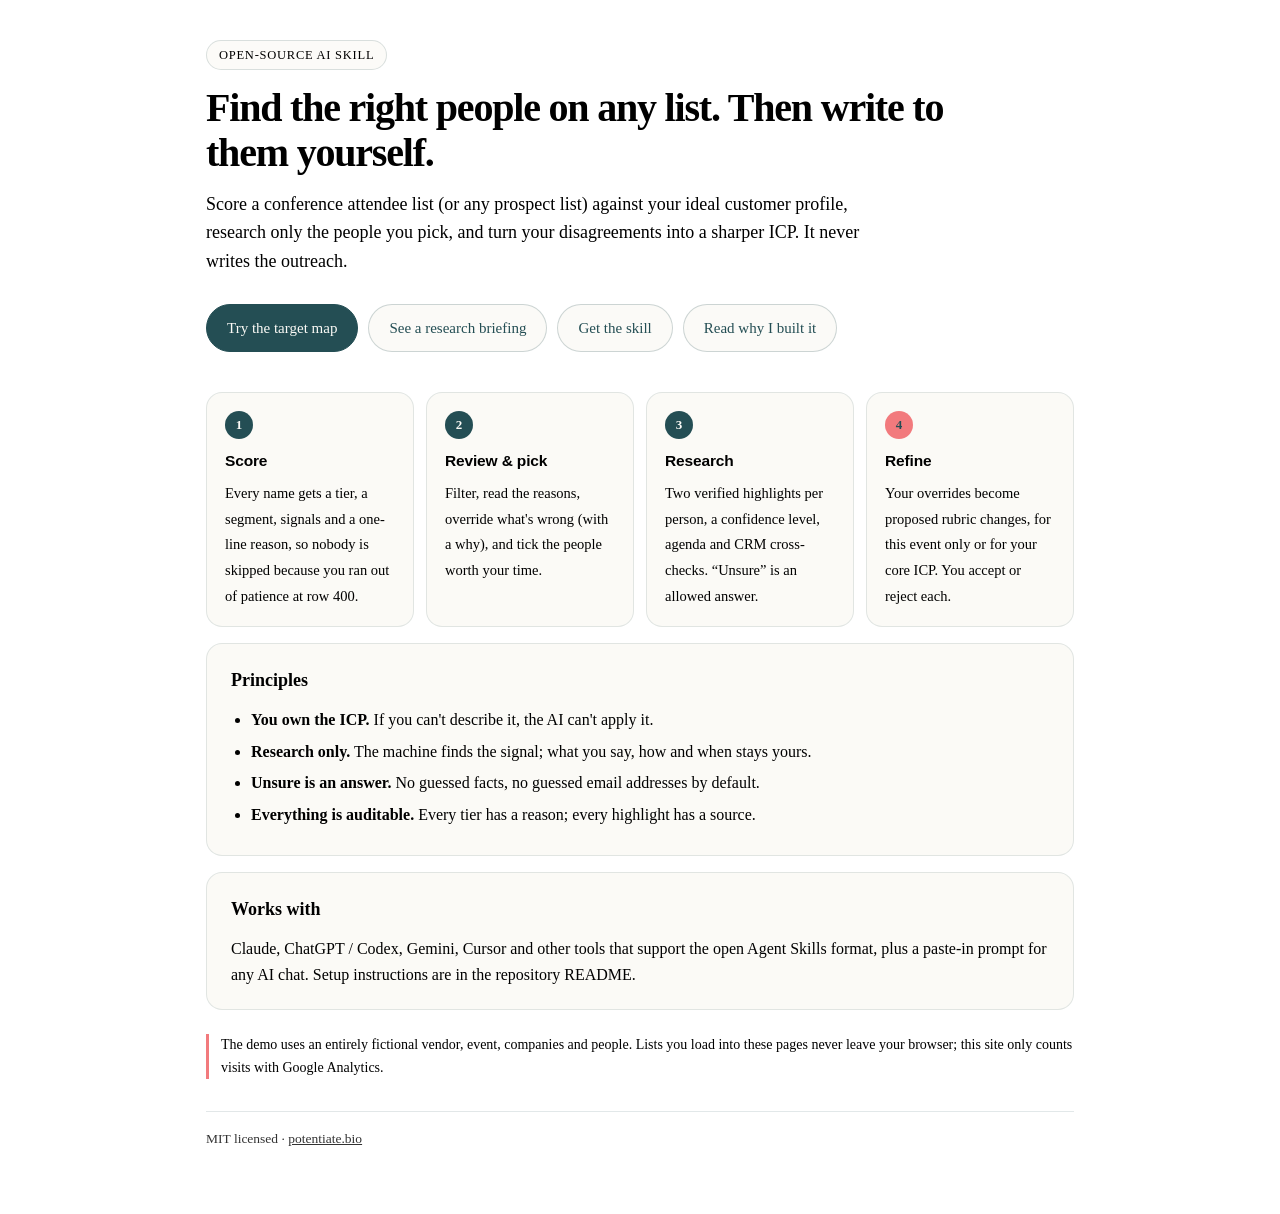
<file: tools/landing.html>
<!doctype html>
<html lang="en" data-theme="light">
<head>
<meta charset="utf-8">
<meta name="viewport" content="width=device-width, initial-scale=1">
<title>Thoughtful Outreach</title>
<meta name="description" content="An open-source AI skill that scores attendee and prospect lists against your ideal customer profile, researches the people worth meeting, and learns from your overrides. Research only: you write the outreach.">
<style>
*{box-sizing:border-box}body{margin:0;line-height:1.6;font-size:16px}
.w{max-width:900px;margin:0 auto;padding:40px 16px 64px}
.eyebrow{display:inline-block;font-size:12.5px;font-weight:500;letter-spacing:.06em;text-transform:uppercase;background:rgba(251,250,246,.7);border:1px solid rgba(36,78,84,.16);border-radius:999px;padding:4px 12px;margin-bottom:16px}
h1{font-size:clamp(28px,4.4vw,40px);line-height:1.12;letter-spacing:-.03em;font-weight:700;margin:0 0 14px;max-width:760px}
.lede{font-size:18px;font-weight:300;max-width:660px;margin:0 0 28px}
.cta{display:flex;gap:10px;flex-wrap:wrap;margin-bottom:40px}
.cta a{text-decoration:none;border:1px solid rgba(36,78,84,.22);background:rgba(251,250,246,.88);color:#244E54;padding:11px 20px;border-radius:999px;font-weight:500;font-size:15px}
.cta a:hover{background:#FBFAF6;border-color:#244E54}
.cta a.p{background:#244E54;color:#FBFAF6;border-color:#244E54}
.cta a.p:hover{background:#1b3d42}
.steps{display:grid;grid-template-columns:repeat(auto-fit,minmax(190px,1fr));gap:12px;margin:0 0 16px;padding:0;list-style:none;counter-reset:s}
.steps li{background:rgba(251,250,246,.9);border:1px solid rgba(36,78,84,.12);border-radius:16px;padding:18px;counter-increment:s}
.steps li::before{content:counter(s);display:inline-grid;place-items:center;width:28px;height:28px;border-radius:50%;background:#244E54;color:#FBFAF6;font-size:13px;font-weight:600;margin-bottom:10px}
.steps li.r::before{background:#F27A7D;color:#244E54}
.steps b{display:block;margin-bottom:6px;font-family:"Unbounded","Poppins",sans-serif;font-weight:600;font-size:15.5px;letter-spacing:-.01em}.steps span{font-size:14.5px;font-weight:300}
.panel{background:rgba(251,250,246,.9);border:1px solid rgba(36,78,84,.12);border-radius:16px;padding:22px 24px;margin-bottom:16px}
h2{font-size:18px;font-weight:600;margin:0 0 12px}
ul.pr{padding-left:20px;margin:0}ul.pr li{margin:6px 0;font-weight:300}ul.pr b{font-weight:600}
.p2{margin:0;font-weight:300}
.note{font-size:14px;font-weight:300;margin:24px 0 32px;padding-left:12px;border-left:3px solid #F27A7D}
footer{font-size:13.5px;opacity:.8;border-top:1px solid rgba(36,78,84,.16);padding-top:16px}
footer a{color:inherit}
</style>
</head>
<body>
<main class="w">
  <span class="eyebrow">Open-source AI skill</span>
  <h1>Find the right people on any list. Then write to them yourself.</h1>
  <p class="lede">Score a conference attendee list (or any prospect list) against your ideal customer profile, research only the people you pick, and turn your disagreements into a sharper ICP. It never writes the outreach.</p>
  <div class="cta">
    <a class="p" href="target-map.html">Try the target map</a>
    <a href="briefing.html">See a research briefing</a>
    <a href="https://github.com/potentiate-bio/thoughtful-outreach">Get the skill</a>
    <a href="https://potentiate.beehiiv.com/p/thoughtful-outreach?utm_source=tools.potentiate.bio&amp;utm_medium=website&amp;utm_campaign=thoughtful_outreach">Read why I built it</a>
  </div>

  <ol class="steps">
    <li><b>Score</b><span>Every name gets a tier, a segment, signals and a one-line reason, so nobody is skipped because you ran out of patience at row 400.</span></li>
    <li><b>Review &amp; pick</b><span>Filter, read the reasons, override what's wrong (with a why), and tick the people worth your time.</span></li>
    <li><b>Research</b><span>Two verified highlights per person, a confidence level, agenda and CRM cross-checks. “Unsure” is an allowed answer.</span></li>
    <li class="r"><b>Refine</b><span>Your overrides become proposed rubric changes, for this event only or for your core ICP. You accept or reject each.</span></li>
  </ol>

  <section class="panel">
    <h2>Principles</h2>
    <ul class="pr">
      <li><b>You own the ICP.</b> If you can't describe it, the AI can't apply it.</li>
      <li><b>Research only.</b> The machine finds the signal; what you say, how and when stays yours.</li>
      <li><b>Unsure is an answer.</b> No guessed facts, no guessed email addresses by default.</li>
      <li><b>Everything is auditable.</b> Every tier has a reason; every highlight has a source.</li>
    </ul>
  </section>
  <section class="panel">
    <h2>Works with</h2>
    <p class="p2">Claude, ChatGPT / Codex, Gemini, Cursor and other tools that support the open Agent Skills format, plus a paste-in prompt for any AI chat. Setup instructions are in the repository README.</p>
  </section>

  <p class="note">The demo uses an entirely fictional vendor, event, companies and people. Lists you load into these pages never leave your browser; this site only counts visits with Google Analytics.</p>

  <footer>MIT licensed · <a href="https://potentiate.bio">potentiate.bio</a></footer>
</main>
</body>
</html>
</file>
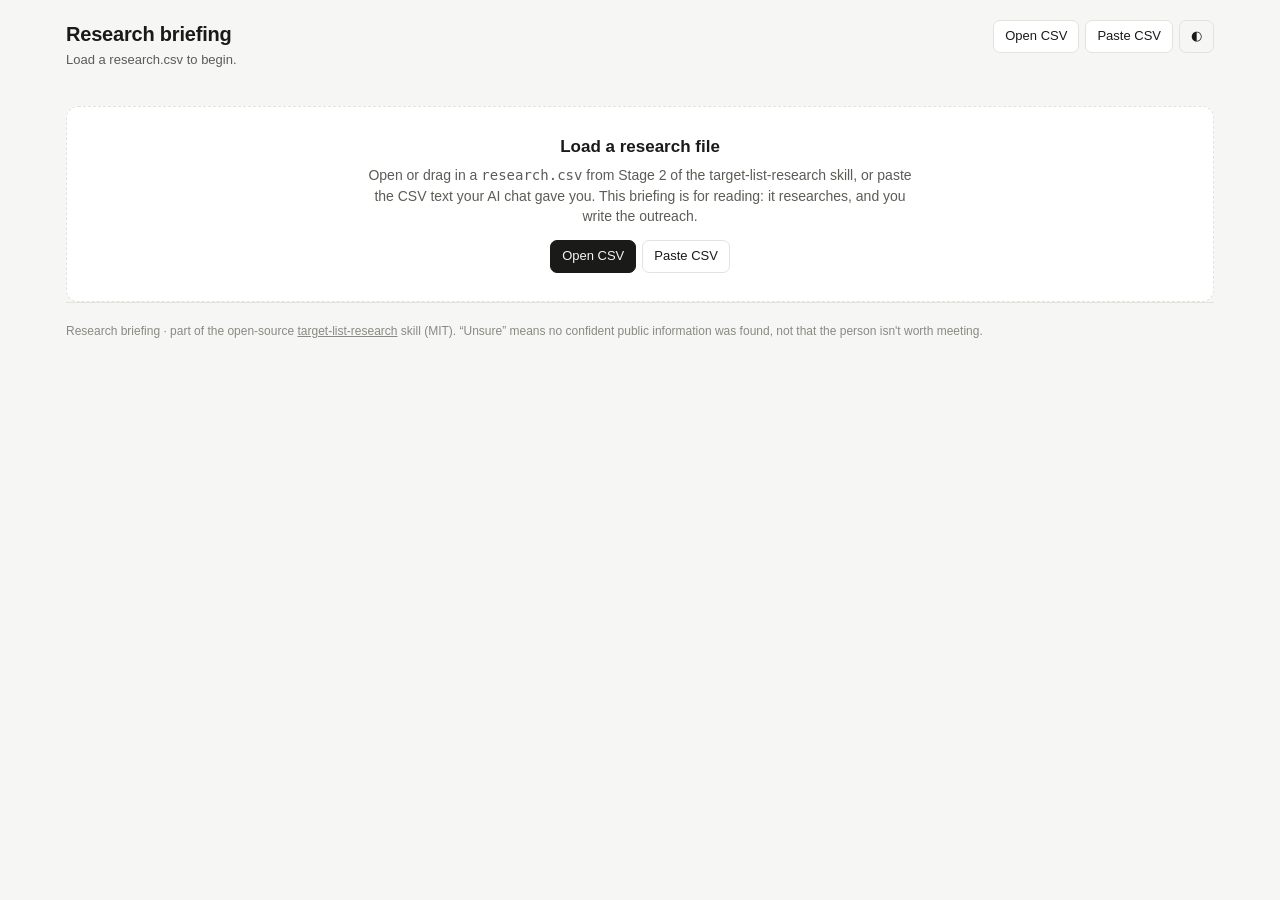
<file: skills/target-list-research/assets/briefing.html>
<!doctype html>
<html lang="en">
<head>
<meta charset="utf-8">
<meta name="viewport" content="width=device-width, initial-scale=1">
<title>Research Briefing</title>
<style>
:root{
  --bg:#f6f6f4; --panel:#fff; --panel2:#fbfbfa; --ink:#1a1a18; --ink2:#5c5c56; --ink3:#8a8a82;
  --line:#e3e3de; --line2:#efefea; --a:#0f7a5a; --a-bg:#e4f3ed; --b:#9a6a10; --b-bg:#f8efdc;
  --c:#2a5fa8; --c-bg:#e5eefa; --x:#6f6f68; --x-bg:#ececE7; --spot:#8b2f7a; --spot-bg:#f8e8f5;
  --deal:#a83232; --deal-bg:#fbe8e6; --warn:#8a5a00; --warn-bg:#fdf3dc; --ov:#5b3fc4; --ov-bg:#eeeafc;
  --sel:#1a1a18; --focus:#2a5fa8; color-scheme:light;
}
@media (prefers-color-scheme:dark){:root:not([data-theme="light"]){
  --bg:#131313; --panel:#1b1b1a; --panel2:#202020; --ink:#ececE8; --ink2:#a3a39c; --ink3:#77776f;
  --line:#2e2e2c; --line2:#262625; --a:#4bc79b; --a-bg:#12332a; --b:#d9a441; --b-bg:#33280f;
  --c:#7aa9e8; --c-bg:#152538; --x:#9a9a92; --x-bg:#262625; --spot:#e07ccb; --spot-bg:#33162c;
  --deal:#f08a80; --deal-bg:#3a1a17; --warn:#e8b85c; --warn-bg:#352a12; --ov:#a996ff; --ov-bg:#241d3f;
  --sel:#ececE8; --focus:#7aa9e8; color-scheme:dark;
}}
:root[data-theme="dark"]{
  --bg:#131313; --panel:#1b1b1a; --panel2:#202020; --ink:#ececE8; --ink2:#a3a39c; --ink3:#77776f;
  --line:#2e2e2c; --line2:#262625; --a:#4bc79b; --a-bg:#12332a; --b:#d9a441; --b-bg:#33280f;
  --c:#7aa9e8; --c-bg:#152538; --x:#9a9a92; --x-bg:#262625; --spot:#e07ccb; --spot-bg:#33162c;
  --deal:#f08a80; --deal-bg:#3a1a17; --warn:#e8b85c; --warn-bg:#352a12; --ov:#a996ff; --ov-bg:#241d3f;
  --sel:#ececE8; --focus:#7aa9e8; color-scheme:dark;
}
*{box-sizing:border-box}
html,body{margin:0}
body{background:var(--bg);color:var(--ink);font:14px/1.45 -apple-system,BlinkMacSystemFont,"Segoe UI",Roboto,"Helvetica Neue",Arial,sans-serif;-webkit-font-smoothing:antialiased}
button,input,select,textarea{font:inherit;color:inherit}
:focus-visible{outline:2px solid var(--focus);outline-offset:2px}
.wrap{max-width:1180px;margin:0 auto;padding:0 16px}
header.top{padding:20px 0 12px;display:flex;gap:12px;align-items:flex-start;justify-content:space-between;flex-wrap:wrap}
h1{font-size:20px;margin:0;letter-spacing:-.01em}
.sub{color:var(--ink2);font-size:13px;margin-top:2px}
.actions{display:flex;gap:6px;flex-wrap:wrap;align-items:center}
.btn{border:1px solid var(--line);background:var(--panel);padding:6px 11px;border-radius:7px;cursor:pointer;font-size:13px;white-space:nowrap}
.btn:hover{border-color:var(--ink3)}
.btn.primary{background:var(--sel);color:var(--bg);border-color:var(--sel)}
.btn.ghost{background:transparent}
.btn:disabled{opacity:.45;cursor:default}
.event{display:flex;gap:6px;align-items:center;font-size:13px;color:var(--ink2)}
.event input{border:1px solid var(--line);background:var(--panel);border-radius:7px;padding:5px 8px;width:200px}
.stats{display:flex;gap:8px;flex-wrap:wrap;margin:4px 0 12px}
.stat{background:var(--panel);border:1px solid var(--line);border-radius:9px;padding:8px 12px;min-width:110px}
.stat b{display:block;font-size:18px;font-variant-numeric:tabular-nums}
.stat span{font-size:12px;color:var(--ink2)}
.bar{position:sticky;top:0;z-index:5;background:var(--bg);border-bottom:1px solid var(--line);padding:10px 0}
.bar .row{display:flex;gap:6px;flex-wrap:wrap;align-items:center}
.bar .row+.row{margin-top:8px}
.chip{border:1px solid var(--line);background:var(--panel);border-radius:999px;padding:4px 10px;font-size:12.5px;cursor:pointer;user-select:none}
.chip[aria-pressed="true"]{background:var(--sel);color:var(--bg);border-color:var(--sel)}
.chip.tA[aria-pressed="true"]{background:var(--a);border-color:var(--a);color:#fff}
.chip.tB[aria-pressed="true"]{background:var(--b);border-color:var(--b);color:#fff}
.chip.tC[aria-pressed="true"]{background:var(--c);border-color:var(--c);color:#fff}
.chip.tX[aria-pressed="true"]{background:var(--x);border-color:var(--x);color:#fff}
:root[data-theme="dark"] .chip[class*=" t"][aria-pressed="true"]{color:#111}
@media (prefers-color-scheme:dark){:root:not([data-theme="light"]) .chip[class*=" t"][aria-pressed="true"]{color:#111}}
select,.search{border:1px solid var(--line);background:var(--panel);border-radius:7px;padding:5px 8px;font-size:13px;max-width:100%}
.search{flex:1;min-width:180px}
.sep{width:1px;height:20px;background:var(--line);margin:0 2px}
.shown{font-size:12.5px;color:var(--ink2);margin-left:auto;white-space:nowrap}
main{padding:14px 0 60px}
.tierhead{display:flex;align-items:baseline;gap:8px;margin:18px 0 8px}
.tierhead h2{font-size:15px;margin:0}
.tierhead span{color:var(--ink2);font-size:12.5px}
.card{background:var(--panel);border:1px solid var(--line);border-radius:10px;margin-bottom:8px;overflow:hidden}
.card.ovr{border-color:var(--ov)}
.ch{display:flex;gap:10px;align-items:center;padding:10px 12px;cursor:pointer}
.ch:hover{background:var(--panel2)}
.ch input{width:16px;height:16px;flex:none;cursor:pointer}
.cname{font-weight:600;min-width:0;overflow:hidden;text-overflow:ellipsis}
.tags{display:flex;gap:5px;flex-wrap:wrap;align-items:center;flex:1;min-width:0}
.tag{font-size:11.5px;border-radius:5px;padding:1px 6px;white-space:nowrap;border:1px solid transparent}
.tag.tierA{background:var(--a-bg);color:var(--a)} .tag.tierB{background:var(--b-bg);color:var(--b)}
.tag.tierC{background:var(--c-bg);color:var(--c)} .tag.tierX{background:var(--x-bg);color:var(--x)}
.tag.seg{background:var(--panel2);color:var(--ink2);border-color:var(--line2)}
.tag.spot{background:var(--spot-bg);color:var(--spot)} .tag.crm{background:var(--c-bg);color:var(--c)}
.tag.deal{background:var(--deal-bg);color:var(--deal)} .tag.bord{background:var(--warn-bg);color:var(--warn)}
.tag.ov{background:var(--ov-bg);color:var(--ov)}
.count{color:var(--ink3);font-size:12px;white-space:nowrap}
.caret{color:var(--ink3);transition:transform .15s;flex:none}
.card.open .caret{transform:rotate(90deg)}
.cb{display:none;border-top:1px solid var(--line2);padding:10px 12px 12px}
.card.open .cb{display:block}
.why{color:var(--ink2);margin:0 0 6px}
.why b{color:var(--ink)}
.bnote{background:var(--warn-bg);color:var(--warn);border-radius:7px;padding:6px 9px;margin:6px 0;font-size:13px}
.ovbox{display:flex;gap:6px;flex-wrap:wrap;align-items:center;margin:8px 0 10px;padding:8px;border:1px dashed var(--line);border-radius:8px}
.ovbox label{font-size:12.5px;color:var(--ink2)}
.ovbox input[type=text]{flex:1;min-width:200px;border:1px solid var(--line);background:var(--panel);border-radius:7px;padding:5px 8px;font-size:13px}
.people{list-style:none;margin:0;padding:0}
.people li{display:flex;gap:10px;align-items:flex-start;padding:6px 0;border-top:1px solid var(--line2)}
.people li:first-child{border-top:0}
.people input{margin-top:3px;width:15px;height:15px;flex:none;cursor:pointer}
.pn{font-weight:550}
.pt{color:var(--ink2);font-size:13px}
.pm{display:flex;gap:5px;flex-wrap:wrap;margin-top:3px}
.pm .tag{background:var(--panel2);color:var(--ink2);border-color:var(--line2)}
.pm .tag.rec{background:var(--a-bg);color:var(--a);border-color:transparent}
.pnote{font-size:12.5px;color:var(--warn);margin-top:2px}
.empty{background:var(--panel);border:1px dashed var(--line);border-radius:12px;padding:28px;text-align:center;margin-top:24px}
.empty h2{margin:0 0 6px;font-size:17px}
.empty p{color:var(--ink2);margin:0 auto 14px;max-width:560px}
.drop{outline:2px dashed var(--focus);outline-offset:-8px}
.none{color:var(--ink2);padding:30px 0;text-align:center}
dialog{border:1px solid var(--line);border-radius:12px;background:var(--panel);color:var(--ink);padding:0;width:min(760px,calc(100vw - 32px))}
dialog::backdrop{background:rgba(0,0,0,.35)}
.dh{padding:14px 16px 0;display:flex;justify-content:space-between;align-items:center;gap:10px}
.dh h3{margin:0;font-size:16px}
.db{padding:10px 16px 16px}
.db p{color:var(--ink2);margin:0 0 8px;font-size:13px}
textarea{width:100%;height:280px;border:1px solid var(--line);border-radius:8px;background:var(--panel2);padding:8px;font:12px/1.4 ui-monospace,SFMono-Regular,Menlo,Consolas,monospace;resize:vertical}
.df{display:flex;gap:6px;justify-content:flex-end;margin-top:10px;flex-wrap:wrap}
.toast{position:fixed;bottom:16px;left:50%;transform:translateX(-50%);background:var(--sel);color:var(--bg);padding:8px 14px;border-radius:8px;font-size:13px;opacity:0;transition:opacity .2s;pointer-events:none;z-index:50}
.toast.on{opacity:1}
footer{color:var(--ink3);font-size:12px;padding:20px 0 40px;border-top:1px solid var(--line)}
footer a{color:inherit}
.sr{position:absolute;width:1px;height:1px;overflow:hidden;clip:rect(0 0 0 0)}
@media (max-width:640px){
  .ch{flex-wrap:wrap}
  .tags{flex-basis:100%;order:3;padding-left:26px}
  .event input{width:100%}
  .event{flex:1}
  .shown{margin-left:0;flex-basis:100%}
  .bar{position:static}
}
.tag.hi{background:var(--a-bg);color:var(--a)} .tag.med{background:var(--b-bg);color:var(--b)} .tag.uns{background:var(--x-bg);color:var(--x)}
.tag.warn{background:var(--warn-bg);color:var(--warn)} .tag.spk{background:var(--spot-bg);color:var(--spot)}
.person{padding:10px 0;border-top:1px solid var(--line2)}
.person:first-child{border-top:0;padding-top:2px}
.phead{display:flex;gap:8px;flex-wrap:wrap;align-items:baseline}
.phead .pn{font-size:14.5px}
.hl{margin:6px 0 4px;padding-left:18px}
.hl li{margin:2px 0}
.focus{margin:6px 0 4px}
.nothing{margin:6px 0 4px;color:var(--ink3);font-style:italic}
.meta{font-size:12.5px;color:var(--ink2);margin-top:3px}
.meta b{color:var(--ink);font-weight:550}
.box{border-radius:7px;padding:6px 9px;margin-top:6px;font-size:13px}
.box.spk{background:var(--spot-bg);color:var(--spot)}
.box.mis{background:var(--warn-bg);color:var(--warn)}
.src{font-size:12px;margin-top:4px;color:var(--ink3);word-break:break-all}
.src a{color:var(--ink2)}
</style>
</head>
<body>
<div class="wrap">
  <header class="top">
    <div>
      <h1>Research briefing</h1>
      <div class="sub" id="dsname">Load a research.csv to begin.</div>
    </div>
    <div class="actions">
      <button class="btn" id="bOpen" type="button">Open CSV</button>
      <button class="btn" id="bPaste" type="button">Paste CSV</button>
      <button class="btn" id="bDemo" type="button" hidden>Load demo</button>
      <button class="btn ghost" id="bTheme" type="button" aria-label="Toggle dark mode">◐</button>
      <input type="file" id="file" accept=".csv,text/csv" hidden>
    </div>
  </header>
</div>

<div id="app" hidden>
  <div class="wrap"><div class="stats" id="stats"></div></div>
  <div class="bar"><div class="wrap">
    <div class="row" role="group" aria-label="Filters">
      <span class="chip tA" data-conf="high" role="button" tabindex="0" aria-pressed="true">High</span>
      <span class="chip tB" data-conf="medium" role="button" tabindex="0" aria-pressed="true">Medium</span>
      <span class="chip tX" data-conf="unsure" role="button" tabindex="0" aria-pressed="true">Unsure</span>
      <span class="sep"></span>
      <span class="chip" data-flag="spk" role="button" tabindex="0" aria-pressed="false">Speakers</span>
      <span class="chip" data-flag="mis" role="button" tabindex="0" aria-pressed="false">Title mismatch</span>
      <span class="chip" data-flag="warn" role="button" tabindex="0" aria-pressed="false">Scope warning</span>
      <span class="chip" data-flag="mail" role="button" tabindex="0" aria-pressed="false">Has email</span>
    </div>
    <div class="row">
      <select id="fTier" aria-label="Tier"><option value="">All tiers</option></select>
      <select id="fSeg" aria-label="Segment"><option value="">All segments</option></select>
      <select id="fSen" aria-label="Seniority"><option value="">All seniorities</option></select>
      <select id="fFun" aria-label="Function"><option value="">All functions</option></select>
      <input class="search" id="q" type="search" placeholder="Search names, titles, companies, highlights…" aria-label="Search">
    </div>
    <div class="row">
      <button class="btn" id="bExpand" type="button">Collapse all</button>
      <button class="btn" id="bExp" type="button">Export visible → CSV</button>
      <span class="shown" id="shown" aria-live="polite"></span>
    </div>
  </div></div>
  <main class="wrap" id="list"></main>
</div>

<div class="wrap" id="emptyWrap">
  <div class="empty">
    <h2>Load a research file</h2>
    <p>Open or drag in a <code>research.csv</code> from Stage 2 of the target-list-research skill, or paste the CSV text your AI chat gave you. This briefing is for reading: it researches, and you write the outreach.</p>
    <div class="actions" style="justify-content:center">
      <button class="btn primary" id="bOpen2" type="button">Open CSV</button>
      <button class="btn" id="bPaste2" type="button">Paste CSV</button>
      <button class="btn" id="bDemo2" type="button" hidden>Try the demo</button>
    </div>
  </div>
</div>

<div class="wrap"><footer>Research briefing · part of the open-source <a href="https://github.com/potentiate-bio/thoughtful-outreach">target-list-research</a> skill (MIT). “Unsure” means no confident public information was found, not that the person isn't worth meeting.</footer></div>

<dialog id="dlg">
  <div class="dh"><h3 id="dTitle">Export</h3><button class="btn ghost" id="dClose" type="button" aria-label="Close">✕</button></div>
  <div class="db"><p id="dMsg"></p><textarea id="csv" spellcheck="false" aria-label="CSV text"></textarea><div class="df" id="dFoot"></div></div>
</dialog>
<div class="toast" id="toast" role="status"></div>

<script>
(function(){
"use strict";
const $ = s => document.querySelector(s);
const SEN_ORDER = ["Exec / VP+","Director","Senior IC","Manager / IC","Junior / IC","Consultant","Academic","Other / unclear"];
const CONF_ORDER = ["high","medium","unsure"];
const TIER_ORDER = ["A","B","C","X"];
const store = { get(k){ try{ return JSON.parse(localStorage.getItem(k)); }catch(e){ return null; } }, set(k,v){ try{ localStorage.setItem(k, JSON.stringify(v)); }catch(e){} } };
function parseCSV(text){
  text=String(text).replace(/^﻿/,""); const rows=[]; let row=[], f="", q=false;
  for(let i=0;i<text.length;i++){ const ch=text[i];
    if(q){ if(ch==='"'){ if(text[i+1]==='"'){ f+='"'; i++; } else q=false; } else f+=ch; }
    else if(ch==='"') q=true; else if(ch===','){ row.push(f); f=""; }
    else if(ch==='\n'||ch==='\r'){ if(ch==='\r'&&text[i+1]==='\n') i++; row.push(f); rows.push(row); row=[]; f=""; }
    else f+=ch; }
  if(f!==""||row.length){ row.push(f); rows.push(row); }
  const clean=rows.filter(r=>r.some(c=>c.trim()!=="")); if(!clean.length) return {header:[],data:[]};
  const header=clean[0].map(h=>h.trim());
  return {header, data:clean.slice(1).map(r=>{ const o={}; header.forEach((h,j)=>o[h]=(r[j]||"").trim()); return o; })};
}
const q_ = s => { s=s==null?"":String(s); return /[",\r\n]/.test(s)?'"'+s.replace(/"/g,'""')+'"':s; };
const toCSV=(cols,rows)=>[cols.map(q_).join(",")].concat(rows.map(r=>cols.map(c=>q_(r[c])).join(","))).join("\r\n");
const esc = s => String(s==null?"":s).replace(/[&<>"']/g, c=>({"&":"&amp;","<":"&lt;",">":"&gt;",'"':"&quot;","'":"&#39;"}[c]));

let header=[], ROWS=[], COS=[];
const closed=new Set();
const F={conf:new Set(CONF_ORDER), spk:false, mis:false, warn:false, mail:false, tier:"", seg:"", sen:"", fun:"", q:""};

function load(text, name){
  const {header:h, data}=parseCSV(text);
  const miss=["Name","Company","Confidence"].filter(c=>!h.includes(c));
  if(miss.length){ toast("Missing column(s): "+miss.join(", ")+". Is this a research.csv?"); return false; }
  header=h; ROWS=data;
  ROWS.forEach(r=>{ r.Confidence=(r.Confidence||"unsure").toLowerCase(); if(!CONF_ORDER.includes(r.Confidence)) r.Confidence="unsure"; });
  const m=new Map(); ROWS.forEach(r=>{ if(!m.has(r.Company)) m.set(r.Company,{name:r.Company, tier:r.Tier||"", segment:r.Segment||"", people:[]}); m.get(r.Company).people.push(r); });
  COS=[...m.values()];
  COS.forEach(c=>c.people.sort((a,b)=>(SEN_ORDER.indexOf(a.Seniority)+1||99)-(SEN_ORDER.indexOf(b.Seniority)+1||99) || CONF_ORDER.indexOf(a.Confidence)-CONF_ORDER.indexOf(b.Confidence) || a.Name.localeCompare(b.Name)));
  COS.sort((a,b)=>(TIER_ORDER.indexOf(a.tier)+1||9)-(TIER_ORDER.indexOf(b.tier)+1||9) || b.people.length-a.people.length || a.name.localeCompare(b.name));
  fill("#fTier","All tiers",ROWS.map(r=>r.Tier),TIER_ORDER); fill("#fSeg","All segments",ROWS.map(r=>r.Segment));
  fill("#fSen","All seniorities",ROWS.map(r=>r.Seniority),SEN_ORDER); fill("#fFun","All functions",ROWS.map(r=>r.Function));
  $("#app").hidden=false; $("#emptyWrap").hidden=true;
  $("#dsname").textContent=(name||"research.csv")+" · "+ROWS.length+" people · "+COS.length+" companies";
  render(); return true;
}
function fill(id,label,vals,order){ const s=$(id), u=[...new Set(vals.filter(Boolean))];
  u.sort((a,b)=>order?((order.indexOf(a)+1||99)-(order.indexOf(b)+1||99)):a.localeCompare(b));
  s.innerHTML='<option value="">'+label+'</option>'+u.map(v=>'<option>'+esc(v)+'</option>').join(""); }

function matchP(c,p){
  if(!F.conf.has(p.Confidence)) return false;
  if(F.spk && !p.Speaker) return false;
  if(F.mis && !p.TitleMismatch) return false;
  if(F.warn && !p.ScopeWarning) return false;
  if(F.mail && !p.Email) return false;
  if(F.tier && p.Tier!==F.tier) return false;
  if(F.seg && p.Segment!==F.seg) return false;
  if(F.sen && p.Seniority!==F.sen) return false;
  if(F.fun && p.Function!==F.fun) return false;
  if(F.q && ![p.Name,p.Title,p.Company,p.Focus,p.Highlight1,p.Highlight2,p.Tenure,p.Prior,p.Speaker,p.ScopeWarning].join(" ").toLowerCase().includes(F.q)) return false;
  return true;
}
function visible(){ const out=[]; for(const c of COS){ const ps=c.people.filter(p=>matchP(c,p)); if(ps.length) out.push({c,ps}); } return out; }
const tag=(cls,t,title)=>'<span class="tag '+cls+'"'+(title?' title="'+esc(title)+'"':'')+'>'+esc(t)+'</span>';
const CONF_CLS={high:"hi",medium:"med",unsure:"uns"};
const BASIS={crm:"from your CRM",pattern:"pattern guess, unverified",none:""};

function render(){
  const vis=visible(), n=vis.reduce((a,v)=>a+v.ps.length,0);
  $("#shown").textContent=vis.length+" companies · "+n+" people shown";
  const cnt=k=>ROWS.filter(r=>r.Confidence===k).length;
  $("#stats").innerHTML=[["high","High confidence"],["medium","Medium"],["unsure","Unsure"]].map(([k,l])=>'<div class="stat"><b>'+cnt(k)+'</b><span>'+l+'</span></div>').join("")
    +'<div class="stat"><b>'+ROWS.filter(r=>r.Speaker).length+'</b><span>speakers</span></div><div class="stat"><b>'+ROWS.filter(r=>r.Email).length+'</b><span>with email</span></div>';
  if(!vis.length){ $("#list").innerHTML='<div class="none">Nothing matches these filters.</div>'; return; }
  $("#list").innerHTML=vis.map(({c,ps})=>{
    const isOpen=!closed.has(c.name);
    let tags=(c.tier?tag("tier"+c.tier,c.tier):"")+(c.segment?tag("seg",c.segment):"");
    return '<div class="card'+(isOpen?' open':'')+'" data-co="'+esc(c.name)+'"><div class="ch" data-act="toggle" aria-expanded="'+isOpen+'"><span class="cname">'+esc(c.name)+'</span><span class="tags">'+tags+'</span><span class="count">'+ps.length+' people</span><span class="caret" aria-hidden="true">›</span></div>'
      +'<div class="cb">'+ps.map(person).join("")+'</div></div>';
  }).join("");
}
function person(p){
  const hl=[p.Highlight1,p.Highlight2].filter(Boolean);
  let body;
  if(hl.length) body='<ul class="hl">'+hl.map(h=>'<li>'+esc(h)+'</li>').join("")+'</ul>'+(p.Focus?'<div class="meta"><b>Focus:</b> '+esc(p.Focus)+'</div>':'');
  else if(p.Focus) body='<div class="focus">'+esc(p.Focus)+'</div>';
  else body='<div class="nothing">No confident public information found. Your call whether to dig further.</div>';
  const tp=[p.Tenure&&'<b>Tenure:</b> '+esc(p.Tenure), p.Prior&&'<b>Prior:</b> '+esc(p.Prior)].filter(Boolean).join(" · ");
  const em=p.Email?'<b>Email:</b> '+esc(p.Email)+(BASIS[p.EmailBasis]?' <span style="color:var(--ink3)">('+esc(BASIS[p.EmailBasis])+')</span>':''):'<b>Email:</b> <span style="color:var(--ink3)">none known</span>';
  const src=(p.Sources||"").split(/\s*\|\s*/).filter(s=>/^https?:\/\//.test(s));
  return '<div class="person"><div class="phead"><span class="pn">'+esc(p.Name)+'</span>'+tag(CONF_CLS[p.Confidence],p.Confidence)
    +(p.ScopeWarning?tag("warn","Scope warning",p.ScopeWarning):"")+(p.Speaker?tag("spk","Speaker"):"")+'</div>'
    +'<div class="pt">'+esc(p.Title)+(p.Seniority?' · '+esc(p.Seniority):'')+(p.Function?' · '+esc(p.Function):'')+'</div>'
    +body+(tp?'<div class="meta">'+tp+'</div>':'')+'<div class="meta">'+em+'</div>'
    +(p.ScopeWarning?'<div class="box mis">'+esc(p.ScopeWarning)+'</div>':'')
    +(p.Speaker?'<div class="box spk"><b>On the agenda:</b> '+esc(p.Speaker)+'</div>':'')
    +(p.TitleMismatch?'<div class="box mis"><b>Title mismatch:</b> '+esc(p.TitleMismatch)+'</div>':'')
    +(src.length?'<div class="src">Sources: '+src.map(u=>'<a href="'+esc(u)+'" target="_blank" rel="noopener noreferrer">'+esc(u.replace(/^https?:\/\/(www\.)?/,"").slice(0,60))+'</a>').join(" · ")+'</div>':'')
    +'</div>';
}

$("#list").addEventListener("click",e=>{ const h=e.target.closest('[data-act="toggle"]'); if(!h) return; const co=h.parentElement.dataset.co; closed.has(co)?closed.delete(co):closed.add(co); render(); });
function chipToggle(ch){ const on=ch.getAttribute("aria-pressed")!=="true"; ch.setAttribute("aria-pressed",on);
  if(ch.dataset.conf){ on?F.conf.add(ch.dataset.conf):F.conf.delete(ch.dataset.conf); } else F[ch.dataset.flag]=on; render(); }
document.querySelectorAll(".chip").forEach(ch=>{ ch.addEventListener("click",()=>chipToggle(ch)); ch.addEventListener("keydown",e=>{ if(e.key===" "||e.key==="Enter"){ e.preventDefault(); chipToggle(ch);} }); });
[["#fTier","tier"],["#fSeg","seg"],["#fSen","sen"],["#fFun","fun"]].forEach(([id,k])=>$(id).onchange=e=>{F[k]=e.target.value; render();});
let qt; $("#q").oninput=e=>{ clearTimeout(qt); qt=setTimeout(()=>{F.q=e.target.value.trim().toLowerCase(); render();},120); };
$("#bExpand").onclick=()=>{ const allOpen=COS.every(c=>!closed.has(c.name)); COS.forEach(c=>allOpen?closed.add(c.name):closed.delete(c.name)); $("#bExpand").textContent=allOpen?"Expand all":"Collapse all"; render(); };

function stamp(){ const d=new Date(); return d.getFullYear()+"-"+String(d.getMonth()+1).padStart(2,"0")+"-"+String(d.getDate()).padStart(2,"0"); }
$("#bExp").onclick=()=>{
  const rows=visible().flatMap(v=>v.ps);
  const cols=["Name","Title","Company","Tier","Confidence","ScopeWarning","Focus","Highlight1","Highlight2","Tenure","Prior","Email","EmailBasis","Speaker","TitleMismatch","Sources"].filter(c=>header.includes(c)||c==="Tier");
  const text=toCSV(cols,rows), fn="briefing-"+stamp()+".csv";
  $("#dTitle").textContent="Visible people: "+rows.length; $("#dMsg").textContent="For your own notes while you write outreach. If the download is blocked, copy the text below.";
  $("#csv").value=text; $("#csv").readOnly=true;
  $("#dFoot").innerHTML='<button class="btn" id="dCopy" type="button">Copy to clipboard</button><button class="btn primary" id="dDl" type="button">Download '+fn+'</button>';
  $("#dCopy").onclick=()=>copy(text); $("#dDl").onclick=()=>download(text,fn);
  openDlg(); download(text,fn);
};
function download(text,fn){ try{ const b=new Blob(["﻿"+text],{type:"text/csv;charset=utf-8"}), u=URL.createObjectURL(b), a=document.createElement("a"); a.href=u; a.download=fn; document.body.appendChild(a); a.click(); setTimeout(()=>{URL.revokeObjectURL(u); a.remove();},400); }catch(e){} }
function copy(text){ const done=()=>toast("Copied"); if(navigator.clipboard&&navigator.clipboard.writeText) navigator.clipboard.writeText(text).then(done,()=>{ $("#csv").select(); document.execCommand("copy"); done(); }); else { $("#csv").select(); document.execCommand("copy"); done(); } }
function openDlg(){ const d=$("#dlg"); d.showModal?d.showModal():d.setAttribute("open",""); }
function closeDlg(){ const d=$("#dlg"); d.close?d.close():d.removeAttribute("open"); }
$("#dClose").onclick=closeDlg;
function pasteDlg(){
  $("#dTitle").textContent="Paste CSV"; $("#dMsg").textContent="Paste the research CSV (header row included). Repeated header rows from chunked output are ignored.";
  $("#csv").value=""; $("#csv").readOnly=false; $("#dFoot").innerHTML='<button class="btn primary" id="dLoad" type="button">Load</button>';
  $("#dLoad").onclick=()=>{ let t=$("#csv").value.trim(); if(!t) return; const L=t.split(/\r?\n/).filter(l=>!/^```/.test(l.trim())), h=L[0]; t=[h,...L.slice(1).filter(l=>l.trim()!==h.trim())].join("\n"); if(load(t,"pasted research")) closeDlg(); };
  openDlg(); setTimeout(()=>$("#csv").focus(),50);
}
function readFile(f){ if(!f) return; const r=new FileReader(); r.onload=()=>load(r.result,f.name); r.readAsText(f); }
["#bOpen","#bOpen2"].forEach(id=>$(id).onclick=()=>$("#file").click());
["#bPaste","#bPaste2"].forEach(id=>$(id).onclick=pasteDlg);
$("#file").onchange=e=>{ readFile(e.target.files[0]); e.target.value=""; };
document.addEventListener("dragover",e=>{ e.preventDefault(); document.body.classList.add("drop"); });
document.addEventListener("dragleave",e=>{ if(!e.relatedTarget) document.body.classList.remove("drop"); });
document.addEventListener("drop",e=>{ e.preventDefault(); document.body.classList.remove("drop"); readFile(e.dataTransfer.files[0]); });
function loadDemo(){ if(window.DEMO_RESEARCH_CSV) load(window.DEMO_RESEARCH_CSV,"Demo: Northwind Bioanalysis at the Atlantic Regulated Bioanalysis Workshop (fictional)"); }
if(window.DEMO_RESEARCH_CSV){ $("#bDemo").hidden=false; $("#bDemo2").hidden=false; }
["#bDemo","#bDemo2"].forEach(id=>$(id).onclick=loadDemo);
function applyTheme(t){ t?document.documentElement.setAttribute("data-theme",t):document.documentElement.removeAttribute("data-theme"); }
applyTheme(store.get("tlr-theme"));
$("#bTheme").onclick=()=>{ const cur=document.documentElement.getAttribute("data-theme")||(matchMedia("(prefers-color-scheme: dark)").matches?"dark":"light"); const nx=cur==="dark"?"light":"dark"; applyTheme(nx); store.set("tlr-theme",nx); };
let tt; function toast(m){ const t=$("#toast"); t.textContent=m; t.classList.add("on"); clearTimeout(tt); tt=setTimeout(()=>t.classList.remove("on"),2600); }
const qs=new URLSearchParams(location.search);
if(qs.get("csv")) fetch(qs.get("csv")).then(r=>r.text()).then(t=>load(t,qs.get("csv").split("/").pop())).catch(()=>toast("Couldn't fetch that CSV"));
else if(window.DEMO_AUTOLOAD) loadDemo();
window.__tlr={visible};
})();
</script>
</body>
</html>
</file>
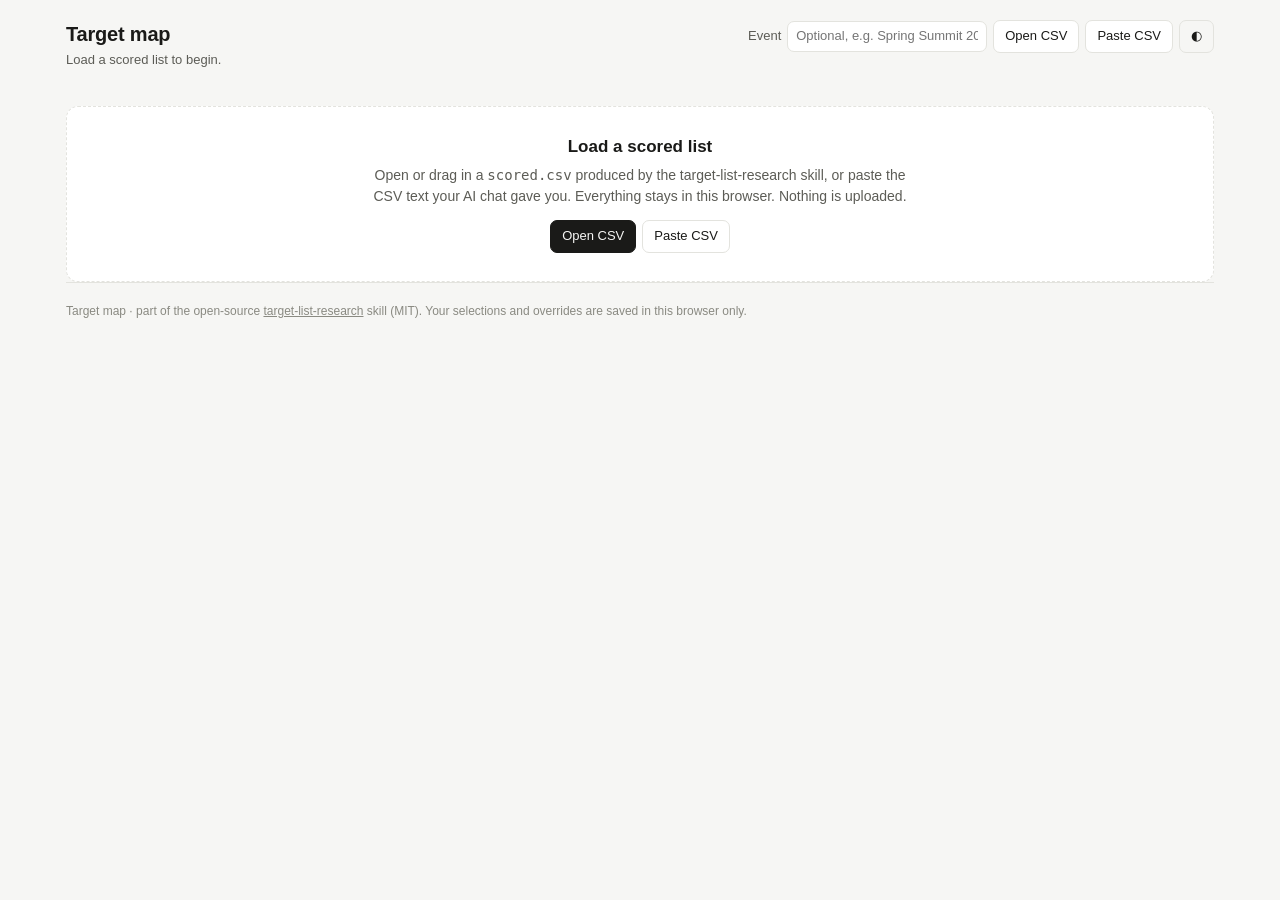
<file: skills/target-list-research/assets/target-map.html>
<!doctype html>
<html lang="en">
<head>
<meta charset="utf-8">
<meta name="viewport" content="width=device-width, initial-scale=1">
<title>Target Map</title>
<style>
:root{
  --bg:#f6f6f4; --panel:#fff; --panel2:#fbfbfa; --ink:#1a1a18; --ink2:#5c5c56; --ink3:#8a8a82;
  --line:#e3e3de; --line2:#efefea; --a:#0f7a5a; --a-bg:#e4f3ed; --b:#9a6a10; --b-bg:#f8efdc;
  --c:#2a5fa8; --c-bg:#e5eefa; --x:#6f6f68; --x-bg:#ececE7; --spot:#8b2f7a; --spot-bg:#f8e8f5;
  --deal:#a83232; --deal-bg:#fbe8e6; --warn:#8a5a00; --warn-bg:#fdf3dc; --ov:#5b3fc4; --ov-bg:#eeeafc;
  --sel:#1a1a18; --focus:#2a5fa8; color-scheme:light;
}
@media (prefers-color-scheme:dark){:root:not([data-theme="light"]){
  --bg:#131313; --panel:#1b1b1a; --panel2:#202020; --ink:#ececE8; --ink2:#a3a39c; --ink3:#77776f;
  --line:#2e2e2c; --line2:#262625; --a:#4bc79b; --a-bg:#12332a; --b:#d9a441; --b-bg:#33280f;
  --c:#7aa9e8; --c-bg:#152538; --x:#9a9a92; --x-bg:#262625; --spot:#e07ccb; --spot-bg:#33162c;
  --deal:#f08a80; --deal-bg:#3a1a17; --warn:#e8b85c; --warn-bg:#352a12; --ov:#a996ff; --ov-bg:#241d3f;
  --sel:#ececE8; --focus:#7aa9e8; color-scheme:dark;
}}
:root[data-theme="dark"]{
  --bg:#131313; --panel:#1b1b1a; --panel2:#202020; --ink:#ececE8; --ink2:#a3a39c; --ink3:#77776f;
  --line:#2e2e2c; --line2:#262625; --a:#4bc79b; --a-bg:#12332a; --b:#d9a441; --b-bg:#33280f;
  --c:#7aa9e8; --c-bg:#152538; --x:#9a9a92; --x-bg:#262625; --spot:#e07ccb; --spot-bg:#33162c;
  --deal:#f08a80; --deal-bg:#3a1a17; --warn:#e8b85c; --warn-bg:#352a12; --ov:#a996ff; --ov-bg:#241d3f;
  --sel:#ececE8; --focus:#7aa9e8; color-scheme:dark;
}
*{box-sizing:border-box}
html,body{margin:0}
body{background:var(--bg);color:var(--ink);font:14px/1.45 -apple-system,BlinkMacSystemFont,"Segoe UI",Roboto,"Helvetica Neue",Arial,sans-serif;-webkit-font-smoothing:antialiased}
button,input,select,textarea{font:inherit;color:inherit}
:focus-visible{outline:2px solid var(--focus);outline-offset:2px}
.wrap{max-width:1180px;margin:0 auto;padding:0 16px}
header.top{padding:20px 0 12px;display:flex;gap:12px;align-items:flex-start;justify-content:space-between;flex-wrap:wrap}
h1{font-size:20px;margin:0;letter-spacing:-.01em}
.sub{color:var(--ink2);font-size:13px;margin-top:2px}
.actions{display:flex;gap:6px;flex-wrap:wrap;align-items:center}
.btn{border:1px solid var(--line);background:var(--panel);padding:6px 11px;border-radius:7px;cursor:pointer;font-size:13px;white-space:nowrap}
.btn:hover{border-color:var(--ink3)}
.btn.primary{background:var(--sel);color:var(--bg);border-color:var(--sel)}
.btn.ghost{background:transparent}
.btn:disabled{opacity:.45;cursor:default}
.event{display:flex;gap:6px;align-items:center;font-size:13px;color:var(--ink2)}
.event input{border:1px solid var(--line);background:var(--panel);border-radius:7px;padding:5px 8px;width:200px}
.stats{display:flex;gap:8px;flex-wrap:wrap;margin:4px 0 12px}
.stat{background:var(--panel);border:1px solid var(--line);border-radius:9px;padding:8px 12px;min-width:110px}
.stat b{display:block;font-size:18px;font-variant-numeric:tabular-nums}
.stat span{font-size:12px;color:var(--ink2)}
.bar{position:sticky;top:0;z-index:5;background:var(--bg);border-bottom:1px solid var(--line);padding:10px 0}
.bar .row{display:flex;gap:6px;flex-wrap:wrap;align-items:center}
.bar .row+.row{margin-top:8px}
.chip{border:1px solid var(--line);background:var(--panel);border-radius:999px;padding:4px 10px;font-size:12.5px;cursor:pointer;user-select:none}
.chip[aria-pressed="true"]{background:var(--sel);color:var(--bg);border-color:var(--sel)}
.chip.tA[aria-pressed="true"]{background:var(--a);border-color:var(--a);color:#fff}
.chip.tB[aria-pressed="true"]{background:var(--b);border-color:var(--b);color:#fff}
.chip.tC[aria-pressed="true"]{background:var(--c);border-color:var(--c);color:#fff}
.chip.tX[aria-pressed="true"]{background:var(--x);border-color:var(--x);color:#fff}
:root[data-theme="dark"] .chip[class*=" t"][aria-pressed="true"]{color:#111}
@media (prefers-color-scheme:dark){:root:not([data-theme="light"]) .chip[class*=" t"][aria-pressed="true"]{color:#111}}
select,.search{border:1px solid var(--line);background:var(--panel);border-radius:7px;padding:5px 8px;font-size:13px;max-width:100%}
.search{flex:1;min-width:180px}
.sep{width:1px;height:20px;background:var(--line);margin:0 2px}
.shown{font-size:12.5px;color:var(--ink2);margin-left:auto;white-space:nowrap}
main{padding:14px 0 60px}
.tierhead{display:flex;align-items:baseline;gap:8px;margin:18px 0 8px}
.tierhead h2{font-size:15px;margin:0}
.tierhead span{color:var(--ink2);font-size:12.5px}
.card{background:var(--panel);border:1px solid var(--line);border-radius:10px;margin-bottom:8px;overflow:hidden}
.card.ovr{border-color:var(--ov)}
.ch{display:flex;gap:10px;align-items:center;padding:10px 12px;cursor:pointer}
.ch:hover{background:var(--panel2)}
.ch input{width:16px;height:16px;flex:none;cursor:pointer}
.cname{font-weight:600;min-width:0;overflow:hidden;text-overflow:ellipsis}
.tags{display:flex;gap:5px;flex-wrap:wrap;align-items:center;flex:1;min-width:0}
.tag{font-size:11.5px;border-radius:5px;padding:1px 6px;white-space:nowrap;border:1px solid transparent}
.tag.tierA{background:var(--a-bg);color:var(--a)} .tag.tierB{background:var(--b-bg);color:var(--b)}
.tag.tierC{background:var(--c-bg);color:var(--c)} .tag.tierX{background:var(--x-bg);color:var(--x)}
.tag.seg{background:var(--panel2);color:var(--ink2);border-color:var(--line2)}
.tag.spot{background:var(--spot-bg);color:var(--spot)} .tag.crm{background:var(--c-bg);color:var(--c)}
.tag.deal{background:var(--deal-bg);color:var(--deal)} .tag.bord{background:var(--warn-bg);color:var(--warn)}
.tag.ov{background:var(--ov-bg);color:var(--ov)}
.tag.sig{background:var(--panel);color:var(--ink);border-color:var(--line)}
.tag.sig.unc{border-style:dashed;color:var(--ink2)}
.sigs{display:flex;gap:5px;flex-wrap:wrap;margin:2px 0 8px}
.count{color:var(--ink3);font-size:12px;white-space:nowrap}
.caret{color:var(--ink3);transition:transform .15s;flex:none}
.card.open .caret{transform:rotate(90deg)}
.cb{display:none;border-top:1px solid var(--line2);padding:10px 12px 12px}
.card.open .cb{display:block}
.why{color:var(--ink2);margin:0 0 6px}
.why b{color:var(--ink)}
.bnote{background:var(--warn-bg);color:var(--warn);border-radius:7px;padding:6px 9px;margin:6px 0;font-size:13px}
.ovbox{display:flex;gap:6px;flex-wrap:wrap;align-items:center;margin:8px 0 10px;padding:8px;border:1px dashed var(--line);border-radius:8px}
.ovbox label{font-size:12.5px;color:var(--ink2)}
.ovbox input[type=text]{flex:1;min-width:200px;border:1px solid var(--line);background:var(--panel);border-radius:7px;padding:5px 8px;font-size:13px}
.people{list-style:none;margin:0;padding:0}
.people li{display:flex;gap:10px;align-items:flex-start;padding:6px 0;border-top:1px solid var(--line2)}
.people li:first-child{border-top:0}
.people input{margin-top:3px;width:15px;height:15px;flex:none;cursor:pointer}
.pn{font-weight:550}
.pt{color:var(--ink2);font-size:13px}
.pm{display:flex;gap:5px;flex-wrap:wrap;margin-top:3px}
.pm .tag{background:var(--panel2);color:var(--ink2);border-color:var(--line2)}
.pm .tag.rec{background:var(--a-bg);color:var(--a);border-color:transparent}
.pnote{font-size:12.5px;color:var(--warn);margin-top:2px}
.empty{background:var(--panel);border:1px dashed var(--line);border-radius:12px;padding:28px;text-align:center;margin-top:24px}
.empty h2{margin:0 0 6px;font-size:17px}
.empty p{color:var(--ink2);margin:0 auto 14px;max-width:560px}
.drop{outline:2px dashed var(--focus);outline-offset:-8px}
.none{color:var(--ink2);padding:30px 0;text-align:center}
dialog{border:1px solid var(--line);border-radius:12px;background:var(--panel);color:var(--ink);padding:0;width:min(760px,calc(100vw - 32px))}
dialog::backdrop{background:rgba(0,0,0,.35)}
.dh{padding:14px 16px 0;display:flex;justify-content:space-between;align-items:center;gap:10px}
.dh h3{margin:0;font-size:16px}
.db{padding:10px 16px 16px}
.db p{color:var(--ink2);margin:0 0 8px;font-size:13px}
textarea{width:100%;height:280px;border:1px solid var(--line);border-radius:8px;background:var(--panel2);padding:8px;font:12px/1.4 ui-monospace,SFMono-Regular,Menlo,Consolas,monospace;resize:vertical}
.df{display:flex;gap:6px;justify-content:flex-end;margin-top:10px;flex-wrap:wrap}
.toast{position:fixed;bottom:16px;left:50%;transform:translateX(-50%);background:var(--sel);color:var(--bg);padding:8px 14px;border-radius:8px;font-size:13px;opacity:0;transition:opacity .2s;pointer-events:none;z-index:50}
.toast.on{opacity:1}
footer{color:var(--ink3);font-size:12px;padding:20px 0 40px;border-top:1px solid var(--line)}
footer a{color:inherit}
.sr{position:absolute;width:1px;height:1px;overflow:hidden;clip:rect(0 0 0 0)}
@media (max-width:640px){
  .ch{flex-wrap:wrap}
  .tags{flex-basis:100%;order:3;padding-left:26px}
  .event input{width:100%}
  .event{flex:1}
  .shown{margin-left:0;flex-basis:100%}
  .bar{position:static}
}
</style>
</head>
<body>
<div class="wrap">
  <header class="top">
    <div>
      <h1>Target map</h1>
      <div class="sub" id="dsname">Load a scored list to begin.</div>
    </div>
    <div class="actions">
      <label class="event" for="evt">Event <input id="evt" type="text" placeholder="Optional, e.g. Spring Summit 2027"></label>
      <button class="btn" id="bOpen" type="button">Open CSV</button>
      <button class="btn" id="bPaste" type="button">Paste CSV</button>
      <button class="btn" id="bDemo" type="button" hidden>Load demo</button>
      <button class="btn ghost" id="bTheme" type="button" aria-label="Toggle dark mode">◐</button>
      <input type="file" id="file" accept=".csv,text/csv" hidden>
    </div>
  </header>
</div>

<div id="app" hidden>
  <div class="wrap"><div class="stats" id="stats"></div></div>
  <div class="bar"><div class="wrap">
    <div class="row" role="group" aria-label="Filters">
      <span class="chip tA" data-tier="A" role="button" tabindex="0" aria-pressed="true">A</span>
      <span class="chip tB" data-tier="B" role="button" tabindex="0" aria-pressed="true">B</span>
      <span class="chip tC" data-tier="C" role="button" tabindex="0" aria-pressed="false">C</span>
      <span class="chip tX" data-tier="X" role="button" tabindex="0" aria-pressed="false">X</span>
      <span class="sep"></span>
      <span class="chip" data-flag="spot" role="button" tabindex="0" aria-pressed="false">Spotlight</span>
      <span class="chip" data-flag="crm" role="button" tabindex="0" aria-pressed="false">In CRM</span>
      <span class="chip" data-flag="deal" role="button" tabindex="0" aria-pressed="false">Deal history</span>
      <span class="chip" data-flag="bord" role="button" tabindex="0" aria-pressed="false">Borderline</span>
      <span class="chip" data-flag="ovr" role="button" tabindex="0" aria-pressed="false">Overridden</span>
      <span class="chip" data-flag="sel" role="button" tabindex="0" aria-pressed="false">Selected only</span>
    </div>
    <div class="row">
      <select id="fSeg" aria-label="Segment"><option value="">All segments</option></select>
      <select id="fSig" aria-label="Signal"><option value="">All signals</option></select>
      <select id="fSen" aria-label="Seniority"><option value="">All seniorities</option></select>
      <select id="fFun" aria-label="Function"><option value="">All functions</option></select>
      <input class="search" id="q" type="search" placeholder="Search name, title, company, signal, rationale…" aria-label="Search">
    </div>
    <div class="row">
      <button class="btn primary" id="bRec" type="button">Preselect shortlist</button>
      <button class="btn" id="bClear" type="button">Clear selection</button>
      <button class="btn" id="bExpand" type="button">Expand all</button>
      <span class="sep"></span>
      <button class="btn" id="bExpSel" type="button">Export shortlist</button>
      <button class="btn" id="bExpOv" type="button">Export overrides</button>
      <span class="shown" id="shown" aria-live="polite"></span>
    </div>
  </div></div>
  <main class="wrap" id="list"></main>
</div>

<div class="wrap" id="emptyWrap">
  <div class="empty" id="empty">
    <h2>Load a scored list</h2>
    <p>Open or drag in a <code>scored.csv</code> produced by the target-list-research skill, or paste the CSV text your AI chat gave you. Everything stays in this browser. Nothing is uploaded.</p>
    <div class="actions" style="justify-content:center">
      <button class="btn primary" id="bOpen2" type="button">Open CSV</button>
      <button class="btn" id="bPaste2" type="button">Paste CSV</button>
      <button class="btn" id="bDemo2" type="button" hidden>Try the demo</button>
    </div>
  </div>
</div>

<div class="wrap"><footer>Target map · part of the open-source <a href="https://github.com/potentiate-bio/thoughtful-outreach">target-list-research</a> skill (MIT). Your selections and overrides are saved in this browser only.</footer></div>

<dialog id="dlg">
  <div class="dh"><h3 id="dTitle">Export</h3><button class="btn ghost" id="dClose" type="button" aria-label="Close">✕</button></div>
  <div class="db">
    <p id="dMsg"></p>
    <textarea id="csv" spellcheck="false" aria-label="CSV text"></textarea>
    <div class="df" id="dFoot"></div>
  </div>
</dialog>
<div class="toast" id="toast" role="status"></div>

<script>
(function(){
"use strict";
const $ = s => document.querySelector(s);
const TIERS = ["A","B","C","X"];
const DEF_TN = {A:"Direct fit",B:"Plausible",C:"Partner / referral",X:"Out of scope"};
const SEN_ORDER = ["Exec / VP+","Director","Senior IC","Manager / IC","Junior / IC","Consultant","Academic","Other / unclear"];
const PROMOTE_SEN = new Set(["Exec / VP+","Director","Senior IC"]);
const store = {
  get(k){ try{ return JSON.parse(localStorage.getItem(k)); }catch(e){ return null; } },
  set(k,v){ try{ localStorage.setItem(k, JSON.stringify(v)); }catch(e){} }
};

/* ---------- CSV ---------- */
function parseCSV(text){
  text = String(text).replace(/^﻿/, "");
  const rows=[]; let row=[], f="", q=false;
  for(let i=0;i<text.length;i++){
    const ch=text[i];
    if(q){
      if(ch==='"'){ if(text[i+1]==='"'){ f+='"'; i++; } else q=false; }
      else f+=ch;
    } else if(ch==='"') q=true;
    else if(ch===','){ row.push(f); f=""; }
    else if(ch==='\n'||ch==='\r'){ if(ch==='\r'&&text[i+1]==='\n') i++; row.push(f); rows.push(row); row=[]; f=""; }
    else f+=ch;
  }
  if(f!==""||row.length){ row.push(f); rows.push(row); }
  const clean = rows.filter(r=>r.some(c=>c.trim()!==""));
  if(!clean.length) return {header:[],data:[]};
  const header = clean[0].map(h=>h.trim());
  const data = clean.slice(1).map(r=>{ const o={}; header.forEach((h,j)=>o[h]=(r[j]||"").trim()); return o; });
  return {header,data};
}
const q_ = s => { s = s==null ? "" : String(s); return /[",\r\n]/.test(s) ? '"'+s.replace(/"/g,'""')+'"' : s; };
const toCSV = (cols, rows) => [cols.map(q_).join(",")].concat(rows.map(r=>cols.map(c=>q_(r[c])).join(","))).join("\r\n");
function hash(s){ let h=5381; for(let i=0;i<s.length;i++) h=((h<<5)+h+s.charCodeAt(i))|0; return (h>>>0).toString(36); }
const esc = s => String(s==null?"":s).replace(/[&<>"']/g, c=>({"&":"&amp;","<":"&lt;",">":"&gt;",'"':"&quot;","'":"&#39;"}[c]));

/* ---------- state ---------- */
let header=[], ROWS=[], COS=[], byId=new Map(), TN={...DEF_TN}, KEY="", NAME="";
const sel=new Set(), open=new Set();
let OV={}; // company -> {tier, reason, scope}
const F = {tiers:new Set(["A","B"]), spot:false, crm:false, deal:false, bord:false, ovr:false, sel:false, seg:"", sig:"", sen:"", fun:"", q:""};
const sigFamily = t => t.replace(/\?\s*$/,"").split(" · ")[0].trim();

function load(text, name){
  const {header:h, data} = parseCSV(text);
  const need = ["Name","Company","Tier"];
  const miss = need.filter(c=>!h.includes(c));
  if(miss.length){ toast("Missing column(s): "+miss.join(", ")+". Is this a scored.csv?"); return false; }
  header=h; ROWS=data; NAME=name||"scored.csv"; KEY="tlr-map:"+hash(text);
  TN={...DEF_TN}; byId=new Map();
  const cmap=new Map();
  ROWS.forEach((r,i)=>{
    if(!r.PersonId) r.PersonId="r"+(i+1);
    r.Tier=(r.Tier||"").toUpperCase(); if(!TIERS.includes(r.Tier)) r.Tier="X";
    if(r.TierName) TN[r.Tier]=r.TierName;
    byId.set(r.PersonId, r);
    let c=cmap.get(r.Company);
    if(!c){ c={name:r.Company, tier:r.Tier, priority:parseInt(r.Priority)||0, segment:r.Segment||"", spot:(r.Spotlight||"").toLowerCase(),
               why:r.Why||"", signals:(r.Signals||"").split(";").map(x=>x.trim()).filter(Boolean), bord:/^y/i.test(r.Borderline||""), bnote:r.BorderlineNote||"", crm:/^y/i.test(r.CRMAccount||""),
               deal:r.CRMDeal||"", people:[]}; cmap.set(r.Company,c); }
    c.people.push(r);
  });
  COS=[...cmap.values()];
  COS.forEach(c=>c.people.sort((a,b)=>SEN_ORDER.indexOf(a.Seniority)-SEN_ORDER.indexOf(b.Seniority)||a.Name.localeCompare(b.Name)));
  const saved = store.get(KEY) || {};
  sel.clear(); (saved.sel||[]).forEach(id=>byId.has(id)&&sel.add(id));
  OV = saved.ov || {};
  if(saved.event!=null) $("#evt").value=saved.event;
  open.clear();
  fillSelect("#fSeg", "All segments", COS.map(c=>c.segment));
  { const cnt={}; COS.forEach(c=>new Set(c.signals.map(sigFamily)).forEach(t=>cnt[t]=(cnt[t]||0)+1));
    const ks=Object.keys(cnt).sort((x,y)=>cnt[y]-cnt[x]||x.localeCompare(y));
    $("#fSig").innerHTML='<option value="">All signals</option>'+ks.map(k=>'<option value="'+esc(k)+'">'+esc(k)+' ('+cnt[k]+')</option>').join(""); }
  $("#fSig").hidden = !COS.some(c=>c.signals.length);
  fillSelect("#fSen", "All seniorities", ROWS.map(r=>r.Seniority), SEN_ORDER);
  fillSelect("#fFun", "All functions", ROWS.map(r=>r.Function));
  $("#app").hidden=false; $("#emptyWrap").hidden=true;
  $("#dsname").textContent = NAME+" · "+ROWS.length+" people · "+COS.length+" companies";
  render();
  return true;
}
function fillSelect(id, label, vals, order){
  const s=$(id); const u=[...new Set(vals.filter(Boolean))];
  u.sort((a,b)=> order ? ((order.indexOf(a)+1||99)-(order.indexOf(b)+1||99)) : a.localeCompare(b));
  s.innerHTML='<option value="">'+label+'</option>'+u.map(v=>'<option>'+esc(v)+'</option>').join("");
}
function save(){ store.set(KEY, {sel:[...sel], ov:OV, event:$("#evt").value}); }

const eff = c => (OV[c.name] && OV[c.name].tier) || c.tier;
const isOv = c => !!(OV[c.name] && OV[c.name].tier && OV[c.name].tier!==c.tier) || !!(OV[c.name] && OV[c.name].reason);

/* ---------- filtering ---------- */
function matchCo(c){
  if(!F.tiers.has(eff(c))) return false;
  if(F.spot && !c.spot) return false;
  if(F.crm && !c.crm) return false;
  if(F.deal && !c.deal) return false;
  if(F.bord && !c.bord) return false;
  if(F.ovr && !isOv(c)) return false;
  if(F.seg && c.segment!==F.seg) return false;
  if(F.sig && !c.signals.some(t=>sigFamily(t)===F.sig)) return false;
  return true;
}
function matchP(c,p){
  if(F.sel && !sel.has(p.PersonId)) return false;
  if(F.sen && p.Seniority!==F.sen) return false;
  if(F.fun && p.Function!==F.fun) return false;
  if(F.q){
    const ov = OV[c.name] ? OV[c.name].reason : "";
    if(![p.Name,p.Title,c.name,p.BadgeCompany,c.why,c.segment,c.bnote,ov,p.Note,c.signals.join(" ")].join(" ").toLowerCase().includes(F.q)) return false;
  }
  return true;
}
function visible(){
  const out=[];
  for(const c of COS){ if(!matchCo(c)) continue; const ps=c.people.filter(p=>matchP(c,p)); if(ps.length) out.push({c,ps}); }
  out.sort((x,y)=> TIERS.indexOf(eff(x.c))-TIERS.indexOf(eff(y.c)) || (x.c.priority||9)-(y.c.priority||9) || y.c.people.length-x.c.people.length || x.c.name.localeCompare(y.c.name));
  return out;
}
/* The preselect rule. The button label is computed from this same function — never hardcode a count. */
function recSet(){
  const s=new Set();
  for(const c of COS){
    const t=eff(c);
    if(t==="X") continue;
    const promoted = t==="A" && c.tier!=="A";
    c.people.forEach(p=>{
      if(/^y/i.test(p.Recommended||"")) s.add(p.PersonId);
      else if(promoted && PROMOTE_SEN.has(p.Seniority) && !/^(BD|Academic|Other)/.test(p.Function||"")) s.add(p.PersonId);
    });
  }
  return s;
}

/* ---------- render ---------- */
function tag(cls, txt, title){ return '<span class="tag '+cls+'"'+(title?' title="'+esc(title)+'"':'')+'>'+esc(txt)+'</span>'; }
function render(){
  const vis=visible();
  const nP=vis.reduce((n,v)=>n+v.ps.length,0);
  $("#shown").textContent = vis.length+" companies · "+nP+" people shown · "+sel.size+" selected";
  $("#bRec").textContent = "Preselect shortlist ("+recSet().size+")";
  renderStats();
  if(!vis.length){ $("#list").innerHTML='<div class="none">Nothing matches these filters.</div>'; return; }
  let html="", cur="";
  for(const {c,ps} of vis){
    const t=eff(c);
    if(t!==cur){
      cur=t;
      const nc=vis.filter(v=>eff(v.c)===t);
      html+='<div class="tierhead"><h2>'+t+' · '+esc(TN[t])+'</h2><span>'+nc.length+' companies · '+nc.reduce((n,v)=>n+v.ps.length,0)+' people</span></div>';
    }
    const ids=ps.map(p=>p.PersonId), nsel=ids.filter(id=>sel.has(id)).length;
    const o=OV[c.name]||{};
    const ovr=isOv(c);
    let tags = tag("tier"+t, t+(c.priority&&t==="A"?" · P"+c.priority:""));
    if(ovr && o.tier && o.tier!==c.tier) tags += tag("ov", "AI said "+c.tier+" → you: "+o.tier, o.reason);
    else if(ovr) tags += tag("ov", "note", o.reason);
    if(c.segment) tags += tag("seg", c.segment);
    if(c.spot) tags += tag("spot", "Spotlight · "+c.spot);
    if(c.crm) tags += tag("crm", "In CRM");
    if(c.deal) tags += tag("deal", c.deal);
    if(c.bord) tags += tag("bord", "Borderline", c.bnote);
    const isOpen=open.has(c.name);
    html+='<div class="card'+(isOpen?' open':'')+(ovr?' ovr':'')+'" data-co="'+esc(c.name)+'">'
      +'<div class="ch" data-act="toggle" aria-expanded="'+isOpen+'">'
      +'<input type="checkbox" data-act="selco" aria-label="Select all shown people at '+esc(c.name)+'"'+(nsel===ids.length?' checked':'')+(nsel&&nsel<ids.length?' data-ind="1"':'')+'>'
      +'<span class="cname">'+esc(c.name)+'</span><span class="tags">'+tags+'</span>'
      +'<span class="count">'+ps.length+(ps.length!==c.people.length?' of '+c.people.length:'')+' · '+nsel+' sel</span><span class="caret" aria-hidden="true">›</span></div>';
    if(isOpen){
      html+='<div class="cb"><p class="why"><b>Why '+c.tier+':</b> '+esc(c.why||"(none)")+'</p>';
      if(c.signals.length) html+='<div class="sigs" aria-label="Signals">'+c.signals.map(t=>/\?\s*$/.test(t)?tag("sig unc",t,"Unconfirmed"):tag("sig",t)).join("")+'</div>';
      if(c.bord && c.bnote) html+='<div class="bnote"><b>Borderline:</b> '+esc(c.bnote)+'</div>';
      html+='<div class="ovbox"><label for="ot-'+hash(c.name)+'">Your tier</label><select id="ot-'+hash(c.name)+'" data-act="ovtier">'
        +['', ...TIERS].map(x=>'<option value="'+x+'"'+((o.tier||"")===x?' selected':'')+'>'+(x?x+' · '+esc(TN[x]):'Keep AI tier ('+c.tier+')')+'</option>').join("")
        +'</select><input type="text" data-act="ovreason" placeholder="Why? One line. This is what refines your ICP." value="'+esc(o.reason||"")+'" aria-label="Override reason">'
        +'<select data-act="ovscope" aria-label="Scope of this override"><option value=""'+(!o.scope?' selected':'')+'>Scope?</option><option value="event"'+(o.scope==="event"?' selected':'')+'>This event</option><option value="core"'+(o.scope==="core"?' selected':'')+'>Core ICP</option></select>'
        +'<button class="btn" type="button" data-act="ovsave">Save</button>'+(o.tier||o.reason?'<button class="btn ghost" type="button" data-act="ovclear">Clear</button>':'')+'</div>';
      html+='<ul class="people">'+ps.map(p=>{
        const rec=/^y/i.test(p.Recommended||"");
        return '<li><input type="checkbox" data-act="selp" data-id="'+esc(p.PersonId)+'"'+(sel.has(p.PersonId)?' checked':'')+' aria-label="Select '+esc(p.Name)+'">'
          +'<div><div class="pn">'+esc(p.Name)+'</div><div class="pt">'+esc(p.Title)+(p.BadgeCompany&&p.BadgeCompany!==c.name?' · badge: '+esc(p.BadgeCompany):'')+'</div>'
          +'<div class="pm">'+(p.Seniority?tag("",p.Seniority):"")+(p.Function?tag("",p.Function):"")+(rec?tag("rec","Recommended"):"")+'</div>'
          +(p.Note?'<div class="pnote">'+esc(p.Note)+'</div>':'')+'</div></li>';
      }).join("")+'</ul></div>';
    }
    html+='</div>';
  }
  $("#list").innerHTML=html;
  document.querySelectorAll('input[data-ind]').forEach(i=>i.indeterminate=true);
}
function renderStats(){
  const by={A:[0,0],B:[0,0],C:[0,0],X:[0,0]};
  COS.forEach(c=>{ const t=eff(c); by[t][0]++; by[t][1]+=c.people.length; });
  const nov=COS.filter(isOv).length;
  $("#stats").innerHTML = TIERS.map(t=>'<div class="stat"><b>'+by[t][1]+'</b><span>'+t+' · '+esc(TN[t])+' ('+by[t][0]+' cos)</span></div>').join("")
    +'<div class="stat"><b>'+sel.size+'</b><span>selected</span></div><div class="stat"><b>'+nov+'</b><span>overrides</span></div>';
}

/* ---------- events ---------- */
$("#list").addEventListener("click", e=>{
  const card=e.target.closest(".card"); if(!card) return;
  const co=card.dataset.co, c=COS.find(x=>x.name===co);
  const act=e.target.dataset.act || (e.target.closest("[data-act]")||{}).dataset?.act;
  if(e.target.matches('input[data-act="selco"]')){
    const ps=c.people.filter(p=>matchP(c,p)), all=ps.every(p=>sel.has(p.PersonId));
    ps.forEach(p=>all?sel.delete(p.PersonId):sel.add(p.PersonId)); save(); render(); e.stopPropagation(); return;
  }
  if(e.target.matches('input[data-act="selp"]')){
    const id=e.target.dataset.id; sel.has(id)?sel.delete(id):sel.add(id); save(); render(); return;
  }
  if(act==="ovsave"||act==="ovclear"){
    if(act==="ovclear") delete OV[co];
    else {
      const t=card.querySelector('[data-act="ovtier"]').value, r=card.querySelector('[data-act="ovreason"]').value.trim(), s=card.querySelector('[data-act="ovscope"]').value;
      if(t && t!==c.tier && !r){ toast("Add a one-line reason. That's what refines your ICP."); card.querySelector('[data-act="ovreason"]').focus(); return; }
      if(!t && !r) delete OV[co]; else OV[co]={tier:t&&t!==c.tier?t:"", reason:r, scope:s};
    }
    save(); render(); toast(act==="ovclear"?"Override cleared":"Override saved"); return;
  }
  if(e.target.closest(".cb")) return;
  if(e.target.closest('[data-act="toggle"]')){ open.has(co)?open.delete(co):open.add(co); render(); }
});
$("#list").addEventListener("keydown", e=>{
  if(e.key==="Enter" && e.target.matches('[data-act="ovreason"]')){ e.preventDefault(); e.target.closest(".ovbox").querySelector('[data-act="ovsave"]').click(); }
});
function chipToggle(ch){
  const on = ch.getAttribute("aria-pressed")!=="true";
  ch.setAttribute("aria-pressed", on);
  if(ch.dataset.tier){ on?F.tiers.add(ch.dataset.tier):F.tiers.delete(ch.dataset.tier); }
  else F[ch.dataset.flag]=on;
  render();
}
document.querySelectorAll(".chip").forEach(ch=>{
  ch.addEventListener("click",()=>chipToggle(ch));
  ch.addEventListener("keydown",e=>{ if(e.key===" "||e.key==="Enter"){ e.preventDefault(); chipToggle(ch); } });
});
$("#fSeg").onchange=e=>{F.seg=e.target.value; render();};
$("#fSig").onchange=e=>{F.sig=e.target.value; render();};
$("#fSen").onchange=e=>{F.sen=e.target.value; render();};
$("#fFun").onchange=e=>{F.fun=e.target.value; render();};
let qt; $("#q").oninput=e=>{ clearTimeout(qt); qt=setTimeout(()=>{F.q=e.target.value.trim().toLowerCase(); render();},120); };
$("#evt").onchange=save;
$("#bRec").onclick=()=>{ const s=recSet(); s.forEach(id=>sel.add(id)); save(); render(); toast("Added "+s.size+" recommended people to your selection"); };
$("#bClear").onclick=()=>{ if(sel.size && !confirm("Clear all "+sel.size+" selected people?")) return; sel.clear(); save(); render(); };
$("#bExpand").onclick=()=>{
  const vis=visible(); const allOpen=vis.every(v=>open.has(v.c.name));
  vis.forEach(v=>allOpen?open.delete(v.c.name):open.add(v.c.name));
  $("#bExpand").textContent = allOpen?"Expand all":"Collapse all"; render();
};

/* ---------- export ---------- */
function stamp(){ const d=new Date(); return d.getFullYear()+"-"+String(d.getMonth()+1).padStart(2,"0")+"-"+String(d.getDate()).padStart(2,"0"); }
function slug(){ const ev=$("#evt").value.trim(); return ev? ev.toLowerCase().replace(/[^a-z0-9]+/g,"-").replace(/^-|-$/g,"")+"-" : ""; }
$("#bExpSel").onclick=()=>{
  if(!sel.size){ toast("Select some people first, or use Preselect shortlist."); return; }
  const extra=["Selected","AITier","OverrideReason"];
  const cols=[...header.filter(h=>!extra.includes(h)), ...extra];
  if(!cols.includes("Event")) cols.push("Event");
  const ev=$("#evt").value.trim(), rows=[];
  for(const c of COS) for(const p of c.people) if(sel.has(p.PersonId)){
    const o=OV[c.name]||{};
    rows.push({...p, Tier:eff(c), TierName:TN[eff(c)], AITier:c.tier, OverrideReason:o.reason||"", Selected:"Y", Event:ev});
  }
  showExport("Shortlist: "+rows.length+" people", "Give this file to your AI for Stage 2 (research). If the download is blocked, copy the text below.", toCSV(cols,rows), slug()+"shortlist-"+stamp()+".csv");
};
$("#bExpOv").onclick=()=>{
  const ev=$("#evt").value.trim();
  const rows=COS.filter(isOv).map(c=>{ const o=OV[c.name]; return {Company:c.name, Segment:c.segment, AITier:c.tier, YourTier:o.tier||c.tier, Reason:o.reason, Scope:o.scope||"", Why:c.why, Event:ev}; });
  if(!rows.length){ toast("No overrides yet. Open a company card and set “Your tier”."); return; }
  showExport("Overrides: "+rows.length+" companies", "Give this file to your AI and ask it to refine your rubric. It will propose changes for you to accept or reject.", toCSV(["Company","Segment","AITier","YourTier","Reason","Scope","Why","Event"],rows), slug()+"overrides-"+stamp()+".csv");
};
function download(text, filename){
  try{
    const b=new Blob(["﻿"+text],{type:"text/csv;charset=utf-8"});
    const u=URL.createObjectURL(b), a=document.createElement("a");
    a.href=u; a.download=filename; document.body.appendChild(a); a.click();
    setTimeout(()=>{URL.revokeObjectURL(u); a.remove();},400);
    return true;
  }catch(e){ return false; }
}
function showExport(title, msg, text, filename){
  $("#dTitle").textContent=title; $("#dMsg").textContent=msg; $("#csv").value=text; $("#csv").readOnly=true;
  $("#dFoot").innerHTML='<button class="btn" id="dCopy" type="button">Copy to clipboard</button><button class="btn primary" id="dDl" type="button">Download '+esc(filename)+'</button>';
  $("#dCopy").onclick=()=>copy(text);
  $("#dDl").onclick=()=>{ download(text, filename); toast("Download started. If nothing appears, use Copy instead."); };
  openDlg(); download(text, filename);
}
function copy(text){
  const done=()=>toast("Copied");
  if(navigator.clipboard && navigator.clipboard.writeText) navigator.clipboard.writeText(text).then(done, ()=>{ $("#csv").select(); document.execCommand("copy"); done(); });
  else { $("#csv").select(); document.execCommand("copy"); done(); }
}
function openDlg(){ const d=$("#dlg"); if(d.showModal) d.showModal(); else d.setAttribute("open",""); }
function closeDlg(){ const d=$("#dlg"); if(d.close) d.close(); else d.removeAttribute("open"); }
$("#dClose").onclick=closeDlg;

/* ---------- loading ---------- */
function pasteDlg(){
  $("#dTitle").textContent="Paste CSV"; $("#dMsg").textContent="Paste the scored CSV your AI produced (header row included). If it came in several chunks, paste them one after another. Repeated header rows are ignored.";
  $("#csv").value=""; $("#csv").readOnly=false;
  $("#dFoot").innerHTML='<button class="btn primary" id="dLoad" type="button">Load</button>';
  $("#dLoad").onclick=()=>{
    let t=$("#csv").value.trim(); if(!t) return;
    const lines=t.split(/\r?\n/).filter(l=>!/^```/.test(l.trim())), h=lines[0];
    t=[h, ...lines.slice(1).filter(l=>l.trim()!==h.trim())].join("\n");
    if(load(t,"pasted list")) closeDlg();
  };
  openDlg(); setTimeout(()=>$("#csv").focus(),50);
}
function readFile(f){ if(!f) return; const r=new FileReader(); r.onload=()=>load(r.result, f.name); r.readAsText(f); }
["#bOpen","#bOpen2"].forEach(id=>$(id).onclick=()=>$("#file").click());
["#bPaste","#bPaste2"].forEach(id=>$(id).onclick=pasteDlg);
$("#file").onchange=e=>{ readFile(e.target.files[0]); e.target.value=""; };
document.addEventListener("dragover", e=>{ e.preventDefault(); document.body.classList.add("drop"); });
document.addEventListener("dragleave", e=>{ if(!e.relatedTarget) document.body.classList.remove("drop"); });
document.addEventListener("drop", e=>{ e.preventDefault(); document.body.classList.remove("drop"); readFile(e.dataTransfer.files[0]); });
function loadDemo(){ if(window.DEMO_SCORED_CSV){ load(window.DEMO_SCORED_CSV, "Demo: Northwind Bioanalysis at the Atlantic Regulated Bioanalysis Workshop (fictional)"); if(!$("#evt").value) $("#evt").value="Atlantic Regulated Bioanalysis Workshop 2027"; } }
if(window.DEMO_SCORED_CSV){ $("#bDemo").hidden=false; $("#bDemo2").hidden=false; }
["#bDemo","#bDemo2"].forEach(id=>$(id).onclick=loadDemo);

/* theme */
function applyTheme(t){ if(t) document.documentElement.setAttribute("data-theme",t); else document.documentElement.removeAttribute("data-theme"); }
applyTheme(store.get("tlr-theme"));
$("#bTheme").onclick=()=>{
  const cur=document.documentElement.getAttribute("data-theme") || (matchMedia("(prefers-color-scheme: dark)").matches?"dark":"light");
  const next=cur==="dark"?"light":"dark"; applyTheme(next); store.set("tlr-theme",next);
};

let tt; function toast(m){ const t=$("#toast"); t.textContent=m; t.classList.add("on"); clearTimeout(tt); tt=setTimeout(()=>t.classList.remove("on"),2600); }

/* ?csv=<url> loads a hosted CSV; demo pages autoload the demo */
const qs=new URLSearchParams(location.search);
if(qs.get("csv")){ fetch(qs.get("csv")).then(r=>r.text()).then(t=>load(t, qs.get("csv").split("/").pop())).catch(()=>toast("Couldn't fetch that CSV")); }
else if(window.DEMO_AUTOLOAD) loadDemo();
window.__tlr = {recSet, visible, sel, OV, load};
})();
</script>
</body>
</html>
</file>
